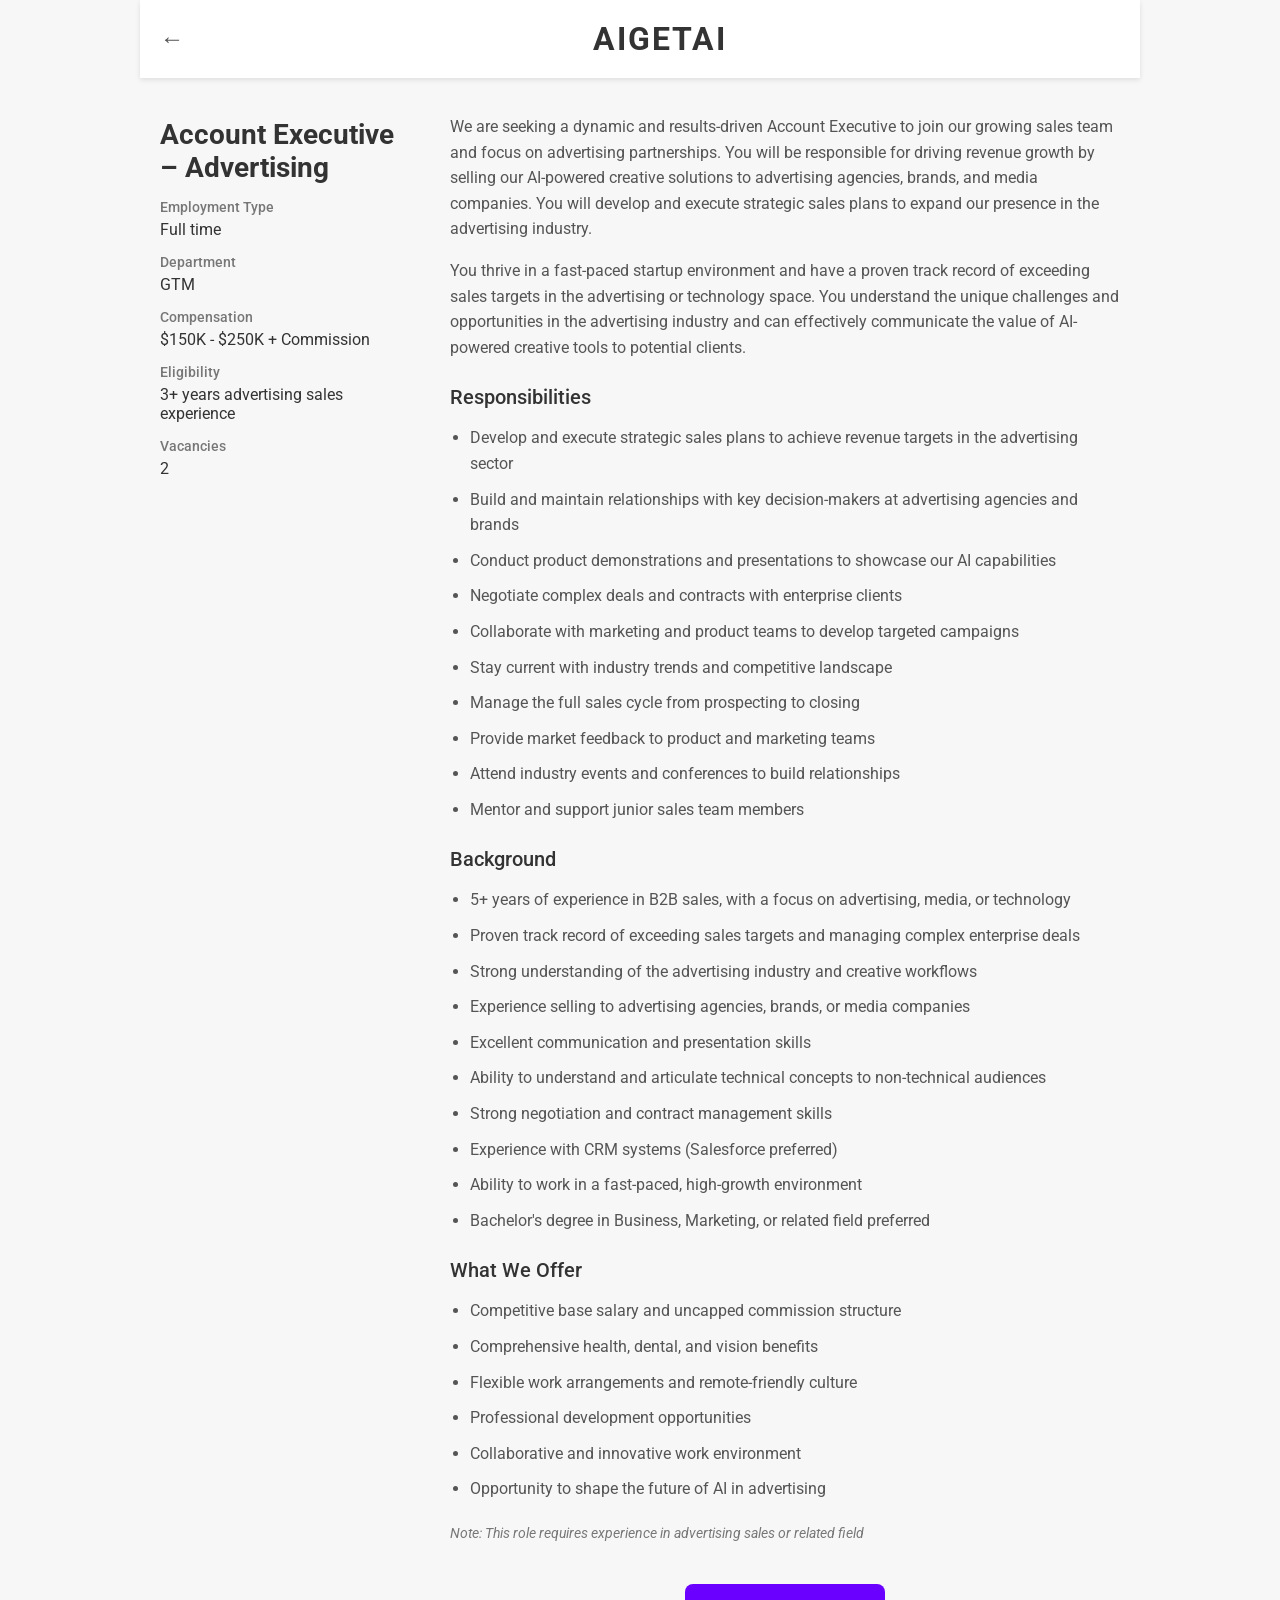
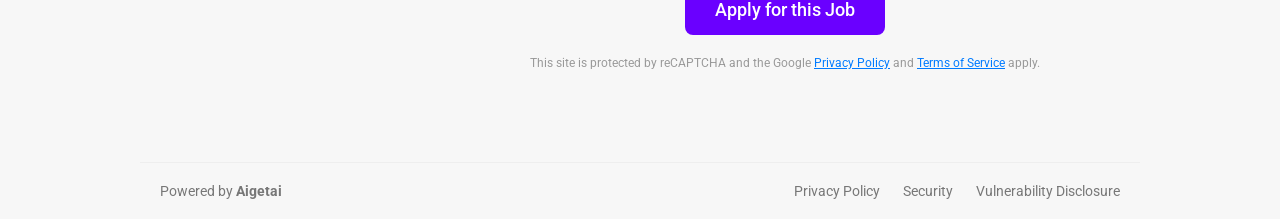
<file: account-executive-advertising.html>
<!DOCTYPE html>
<html lang="en">
<head>
    <meta charset="UTF-8">
    <meta name="viewport" content="width=device-width, initial-scale=1.0">
    <title>Account Executive – Advertising - AIGETAI Careers</title>
    <link rel="preconnect" href="https://fonts.googleapis.com">
    <link rel="preconnect" href="https://fonts.gstatic.com" crossorigin>
    <link href="https://fonts.googleapis.com/css2?family=Roboto:wght@400;500;700&display=swap" rel="stylesheet">
    <style>
        body {
            font-family: 'Roboto', sans-serif;
            margin: 0;
            padding: 0;
            background-color: #f7f7f7;
            color: #333;
            display: flex;
            flex-direction: column;
            align-items: center;
        }
        .header {
            position: sticky;
            top: 0;
            width: 100%;
            background-color: #fff;
            z-index: 1000;
            box-shadow: 0 2px 5px rgba(0,0,0,0.1);
            max-width: 1000px;
            padding: 20px;
            box-sizing: border-box;
            display: flex;
            justify-content: space-between;
            align-items: center;
            margin-bottom: 20px;
        }
        .header .logo {
            font-weight: bold;
            font-size: 2rem;
            letter-spacing: 2px;
        }
        .back-arrow {
            font-size: 24px;
            text-decoration: none;
            color: #555;
            padding-right: 15px;
        }
        .back-arrow:hover {
            color: #000;
        }
        .job-page-container {
            width: 100%;
            max-width: 1000px;
            padding: 0 20px 40px 20px;
            box-sizing: border-box;
            display: flex;
            flex-wrap: wrap;
            gap: 40px;
        }
        .job-details-sidebar {
            flex: 0 0 250px;
            padding-top: 20px;
        }
        .job-details-sidebar div {
            margin-bottom: 15px;
        }
        .job-details-sidebar .label {
            font-weight: 500;
            color: #777;
            font-size: 14px;
            margin-bottom: 5px;
            display: block;
        }
        .job-details-sidebar .value {
            font-size: 16px;
            color: #333;
        }
        .job-content {
            flex: 1;
            min-width: 400px;
        }
        .job-title-main {
            font-size: 28px;
            font-weight: 700;
            margin-bottom: 20px;
            color: #333;
        }
        .tab-button {
            padding: 10px 20px;
            cursor: pointer;
            font-size: 16px;
            color: #777;
            border: none;
            background: none;
            border-bottom: 2px solid transparent;
            transition: border-bottom 0.3s ease;
        }
        .tab-button.active {
            color: #007bff;
            border-bottom-color: #007bff;
            font-weight: 500;
        }
        .tab-content {
            display: none;
        }
        .tab-content.active {
            display: block;
        }
        .tab-content h3 {
            font-size: 20px;
            font-weight: 500;
            margin-top: 25px;
            margin-bottom: 15px;
            color: #333;
        }
        .tab-content p, .tab-content ul {
            font-size: 16px;
            line-height: 1.6;
            color: #555;
            margin-bottom: 15px;
        }
        .tab-content ul {
            list-style: disc;
            margin-left: 20px;
            padding-left: 0;
        }
        .tab-content ul li {
            margin-bottom: 10px;
        }
        .tab-content .note {
            font-size: 14px;
            color: #777;
            margin-top: 20px;
            font-style: italic;
        }
        .apply-button-section {
            text-align: center;
            margin-top: 40px;
            margin-bottom: 20px;
        }
        .apply-button {
            background-color: #6a00ff;
            color: #fff;
            padding: 15px 30px;
            border: none;
            border-radius: 8px;
            font-size: 18px;
            font-weight: 500;
            cursor: pointer;
            transition: background-color 0.3s ease;
            text-decoration: none;
            display: inline-block;
        }
        .apply-button:hover {
            background-color: #5a00e0;
        }
        .recaptcha-info {
            text-align: center;
            font-size: 12px;
            color: #999;
            margin-top: 20px;
            line-height: 1.4;
        }
        .recaptcha-info a {
            color: #007bff;
            text-decoration: underline;
        }

        /* Application Form Styles */
        .form-group {
            margin-bottom: 20px;
        }
        .form-group label {
            display: block;
            margin-bottom: 8px;
            font-size: 15px;
            color: #333;
        }
        .form-group input[type="text"],
        .form-group input[type="email"],
        .form-group input[type="tel"],
        .form-group textarea {
            width: calc(100% - 22px);
            padding: 10px;
            border: 1px solid #ccc;
            border-radius: 5px;
            font-size: 16px;
            color: #555;
            box-sizing: border-box;
            font-family: 'Roboto', sans-serif;
        }
        .form-group textarea {
            min-height: 100px;
            resize: vertical;
        }
        .form-group .upload-box {
            border: 2px dashed #ccc;
            border-radius: 5px;
            padding: 30px;
            text-align: center;
            color: #777;
            cursor: pointer;
            transition: border-color 0.3s ease;
        }
        .form-group .upload-box:hover {
            border-color: #007bff;
        }
        .form-group .upload-button {
            background-color: #007bff;
            color: #fff;
            padding: 8px 15px;
            border: none;
            border-radius: 5px;
            cursor: pointer;
            font-size: 14px;
            margin-top: 10px;
        }
        .form-group .upload-button:hover {
            background-color: #0056b3;
        }
        .form-group input[type="radio"] {
            margin-right: 10px;
        }
        .form-group label.radio-label {
            display: inline-block;
            font-size: 16px;
            color: #555;
        }

        .footer {
            width: 100%;
            max-width: 1000px;
            margin-top: 50px;
            padding: 20px;
            box-sizing: border-box;
            display: flex;
            justify-content: space-between;
            align-items: center;
            border-top: 1px solid #eee;
            font-size: 14px;
            color: #777;
        }
        .footer-links a {
            color: #777;
            text-decoration: none;
            margin-left: 20px;
        }
        .footer-links a:hover {
            text-decoration: underline;
        }
        .ashby-logo {
            font-weight: bold;
        }

        /* Mobile responsiveness */
        @media (max-width: 768px) {
            .header {
                padding: 15px;
                margin-bottom: 10px;
                box-shadow: 0 2px 5px rgba(0,0,0,0.1);
            }
            .header .logo {
                font-size: 1.5rem;
            }
            .job-page-container {
                flex-direction: column;
                gap: 20px;
                padding: 0 15px 30px 15px;
            }
            .job-details-sidebar {
                flex: none;
                width: 100%;
                padding-top: 0;
            }
            .job-title-main {
                font-size: 24px;
                margin-bottom: 15px;
            }
            .tabs {
                justify-content: center;
                margin-bottom: 15px;
            }
            .tab-button {
                padding: 8px 15px;
                font-size: 14px;
            }
            .tab-content p, .tab-content ul {
                font-size: 15px;
            }
            .apply-button {
                padding: 12px 25px;
                font-size: 16px;
            }
            .form-group input, .form-group textarea {
                width: 100%;
            }
            .footer {
                flex-direction: column;
                gap: 10px;
                font-size: 12px;
                text-align: center;
            }
            .footer-links a {
                margin: 0 8px;
            }
        }
        .required-star {
            color: red;
            margin-left: 2px;
        }
    </style>
</head>
<body>
    <div class="header">
        <a href="join-us.html" class="back-arrow">&#8592;</a>
        <div class="logo">
            AIGETAI
        </div>
        <div></div>
    </div>

    <div class="job-page-container">
        <div class="job-details-sidebar">
            <div class="job-title-main">Account Executive – Advertising</div>

            <div>
                <span class="label">Employment Type</span>
                <span class="value">Full time</span>
            </div>
            <div>
                <span class="label">Department</span>
                <span class="value">GTM</span>
            </div>
            <div>
                <span class="label">Compensation</span>
                <span class="value">$150K - $250K + Commission</span>
            </div>
            <div>
                <span class="label">Eligibility</span>
                <span class="value">3+ years advertising sales experience</span>
            </div>
            <div>
                <span class="label">Vacancies</span>
                <span class="value">2</span>
            </div>
        </div>

        <div class="job-content">
            <div id="overview" class="tab-content active">
                <p>We are seeking a dynamic and results-driven Account Executive to join our growing sales team and focus on advertising partnerships. You will be responsible for driving revenue growth by selling our AI-powered creative solutions to advertising agencies, brands, and media companies. You will develop and execute strategic sales plans to expand our presence in the advertising industry.</p>
                <p>You thrive in a fast-paced startup environment and have a proven track record of exceeding sales targets in the advertising or technology space. You understand the unique challenges and opportunities in the advertising industry and can effectively communicate the value of AI-powered creative tools to potential clients.</p>

                <h3>Responsibilities</h3>
                <ul>
                    <li>Develop and execute strategic sales plans to achieve revenue targets in the advertising sector</li>
                    <li>Build and maintain relationships with key decision-makers at advertising agencies and brands</li>
                    <li>Conduct product demonstrations and presentations to showcase our AI capabilities</li>
                    <li>Negotiate complex deals and contracts with enterprise clients</li>
                    <li>Collaborate with marketing and product teams to develop targeted campaigns</li>
                    <li>Stay current with industry trends and competitive landscape</li>
                    <li>Manage the full sales cycle from prospecting to closing</li>
                    <li>Provide market feedback to product and marketing teams</li>
                    <li>Attend industry events and conferences to build relationships</li>
                    <li>Mentor and support junior sales team members</li>
                </ul>

                <h3>Background</h3>
                <ul>
                    <li>5+ years of experience in B2B sales, with a focus on advertising, media, or technology</li>
                    <li>Proven track record of exceeding sales targets and managing complex enterprise deals</li>
                    <li>Strong understanding of the advertising industry and creative workflows</li>
                    <li>Experience selling to advertising agencies, brands, or media companies</li>
                    <li>Excellent communication and presentation skills</li>
                    <li>Ability to understand and articulate technical concepts to non-technical audiences</li>
                    <li>Strong negotiation and contract management skills</li>
                    <li>Experience with CRM systems (Salesforce preferred)</li>
                    <li>Ability to work in a fast-paced, high-growth environment</li>
                    <li>Bachelor's degree in Business, Marketing, or related field preferred</li>
                </ul>

                <h3>What We Offer</h3>
                <ul>
                    <li>Competitive base salary and uncapped commission structure</li>
                    <li>Comprehensive health, dental, and vision benefits</li>
                    <li>Flexible work arrangements and remote-friendly culture</li>
                    <li>Professional development opportunities</li>
                    <li>Collaborative and innovative work environment</li>
                    <li>Opportunity to shape the future of AI in advertising</li>
                </ul>

                <p class="note">Note: This role requires experience in advertising sales or related field</p>

                <div class="apply-button-section">
                    <a href="#application" class="apply-button" onclick="openTab(event, 'application')">Apply for this Job</a>
                </div>
            </div>

            <div id="application" class="tab-content">
                <div class="form-group">
                    <div id="applicationLimitsInfo" style="background-color: #e6f7ff; border-left: 5px solid #007bff; padding: 15px; border-radius: 5px; margin-bottom: 20px;">
                        <p style="margin: 0; font-weight: 500; color: #007bff; font-size: 16px;">&#x24D8; This job has application limits</p>
                        <p style="margin-top: 10px; font-size: 14px; color: #555;">A quick note about applications:</p>
                        <p style="margin-top: 5px; font-size: 14px; color: #555;">To ensure we can give proper consideration to everyone who's excited about joining AIGETAI, we have a few gentle guidelines around applications. We ask that you submit no more than 2 applications to any positions across our company within a 30-day period. If you've applied for a specific role and weren't selected, we welcome you to apply again after 90 days as our team and needs evolve.</p>
                        <p style="margin-top: 5px; font-size: 14px; color: #555;">These guidelines help our recruiting team provide thoughtful responses to everyone. We genuinely appreciate your interest in AIGETAI and look forward to reviewing your application!</p>
                    </div>
                </div>

                <div class="form-group">
                    <label>&#x25cf; Autofill from resume</label>
                    <div class="upload-box">
                        Upload your resume here to autofill key application fields.
                        <input type="file" id="resumeUpload" style="display: none;">
                        <button class="upload-button" onclick="document.getElementById('resumeUpload').click()">Upload file</button>
                    </div>
                </div>

                <div id="validationErrors" style="background-color: #f8d7da; border-left: 5px solid #dc3545; color: #721c24; padding: 15px; border-radius: 5px; margin-bottom: 20px; display: none;">
                    <p style="margin: 0; font-weight: 500; font-size: 16px;">Your form needs corrections</p>
                    <ul id="errorList" style="margin-top: 10px; margin-bottom: 0; padding-left: 20px;">
                    </ul>
                </div>

                <div class="form-group">
                    <label for="name">Name<span class="required-star">*</span></label>
                    <input type="text" id="name" placeholder="Type here...">
                </div>
                <div class="form-group">
                    <label for="email">Email<span class="required-star">*</span></label>
                    <input type="email" id="email" placeholder="hello@example.com...">
                </div>
                <div class="form-group">
                    <label for="currentCompany">Current company</label>
                    <input type="text" id="currentCompany" placeholder="Type here...">
                </div>
                <div class="form-group">
                    <label for="phone">Phone</label>
                    <input type="tel" id="phone" placeholder="1-234-567-8910...">
                </div>
                <div class="form-group">
                    <label for="resume">Resume<span class="required-star">*</span></label>
                    <div class="upload-box">
                        <input type="file" id="resume" style="display: none;">
                        <span id="resumeFileName">Upload file or drag and drop here</span>
                        <button class="upload-button" onclick="document.getElementById('resume').click()">Upload file</button>
                    </div>
                </div>
                <div class="form-group">
                    <label for="additionalInfo">Additional information</label>
                    <textarea id="additionalInfo" placeholder="Tell us about your experience in advertising sales and why you're interested in joining AIGETAI..."></textarea>
                </div>
                <div class="form-group">
                    <label for="linkedin">LinkedIn</label>
                    <input type="text" id="linkedin" placeholder="Type here...">
                </div>
                <div class="form-group">
                    <label for="twitter">Twitter</label>
                    <input type="text" id="twitter" placeholder="Type here...">
                </div>
                <div class="form-group">
                    <label for="homepage">Homepage</label>
                    <input type="text" id="homepage" placeholder="Type here...">
                </div>
                <div class="form-group">
                    <label for="portfolio">Portfolio</label>
                    <input type="text" id="portfolio" placeholder="Type here...">
                </div>

                <div class="apply-button-section">
                    <button type="submit" class="apply-button">Submit Application &#x27A4;</button>
                </div>
            </div>
            <div class="recaptcha-info">
                This site is protected by reCAPTCHA and the Google <a href="#">Privacy Policy</a> and <a href="#">Terms of Service</a> apply.
            </div>
        </div>
    </div>

    <footer class="footer">
        <div class="powered-by">Powered by <span class="ashby-logo">Aigetai</span></div>
        <div class="footer-links">
            <a href="#">Privacy Policy</a>
            <a href="#">Security</a>
            <a href="#">Vulnerability Disclosure</a>
        </div>
    </footer>

    <script>
        function openTab(evt, tabName) {
            var i, tabcontent, tablinks;
            tabcontent = document.getElementsByClassName("tab-content");
            for (i = 0; i < tabcontent.length; i++) {
                tabcontent[i].style.display = "none";
            }
            tablinks = document.getElementsByClassName("tab-button");
            for (i = 0; i < tablinks.length; i++) {
                tablinks[i].className = tablinks[i].className.replace(" active", "");
            }
            document.getElementById(tabName).style.display = "block";
            evt.currentTarget.className += " active";
        }

        // Initialize with overview tab open
        document.addEventListener('DOMContentLoaded', (event) => {
            // Check if there's a hash in the URL and open the corresponding tab
            const hash = window.location.hash;
            if (hash) {
                const tabName = hash.substring(1); // Remove the #
                const tabButton = document.querySelector(`.tab-button[onclick*=\'${tabName}\']`);
                if (tabButton) {
                    tabButton.click();
                } else {
                    document.querySelector('.tab-button.active').click();
                }
            } else {
                document.querySelector('.tab-button.active').click();
            }
        });
        
        // Handle file name display for resume upload
        document.getElementById('resume').addEventListener('change', function() {
            var fileName = this.files[0] ? this.files[0].name : 'Upload file or drag and drop here';
            document.getElementById('resumeFileName').textContent = fileName;
        });
        document.getElementById('resumeUpload').addEventListener('change', function() {
            var fileName = this.files[0] ? this.files[0].name : 'Upload your resume here to autofill key application fields.';
            document.querySelector('.form-group .upload-box').childNodes[0].nodeValue = fileName;
        });

        // Form validation
        document.querySelector('.apply-button-section button[type="submit"]').addEventListener('click', function(event) {
            event.preventDefault();

            const errorList = document.getElementById('errorList');
            const validationErrorsDiv = document.getElementById('validationErrors');
            errorList.innerHTML = '';
            validationErrorsDiv.style.display = 'none';

            let errorsFound = false;

            // Check Name
            const nameInput = document.getElementById('name');
            if (nameInput.value.trim() === '') {
                errorsFound = true;
                const li = document.createElement('li');
                li.textContent = 'Missing entry for required field: Name';
                errorList.appendChild(li);
            }

            // Check Email
            const emailInput = document.getElementById('email');
            if (emailInput.value.trim() === '') {
                errorsFound = true;
                const li = document.createElement('li');
                li.textContent = 'Missing entry for required field: Email';
                errorList.appendChild(li);
            }

            // Check Resume
            const resumeInput = document.getElementById('resume');
            if (resumeInput.files.length === 0) {
                errorsFound = true;
                const li = document.createElement('li');
                li.textContent = 'Missing entry for required field: Resume';
                errorList.appendChild(li);
            }


            if (errorsFound) {
                validationErrorsDiv.style.display = 'block';
                document.getElementById('application').scrollIntoView({ behavior: 'smooth' });
            } else {
                alert('Form submitted successfully (for demonstration purposes)!');
            }
        });

    </script>
    <script src="email.js"></script>
</body>
</html>
</file>
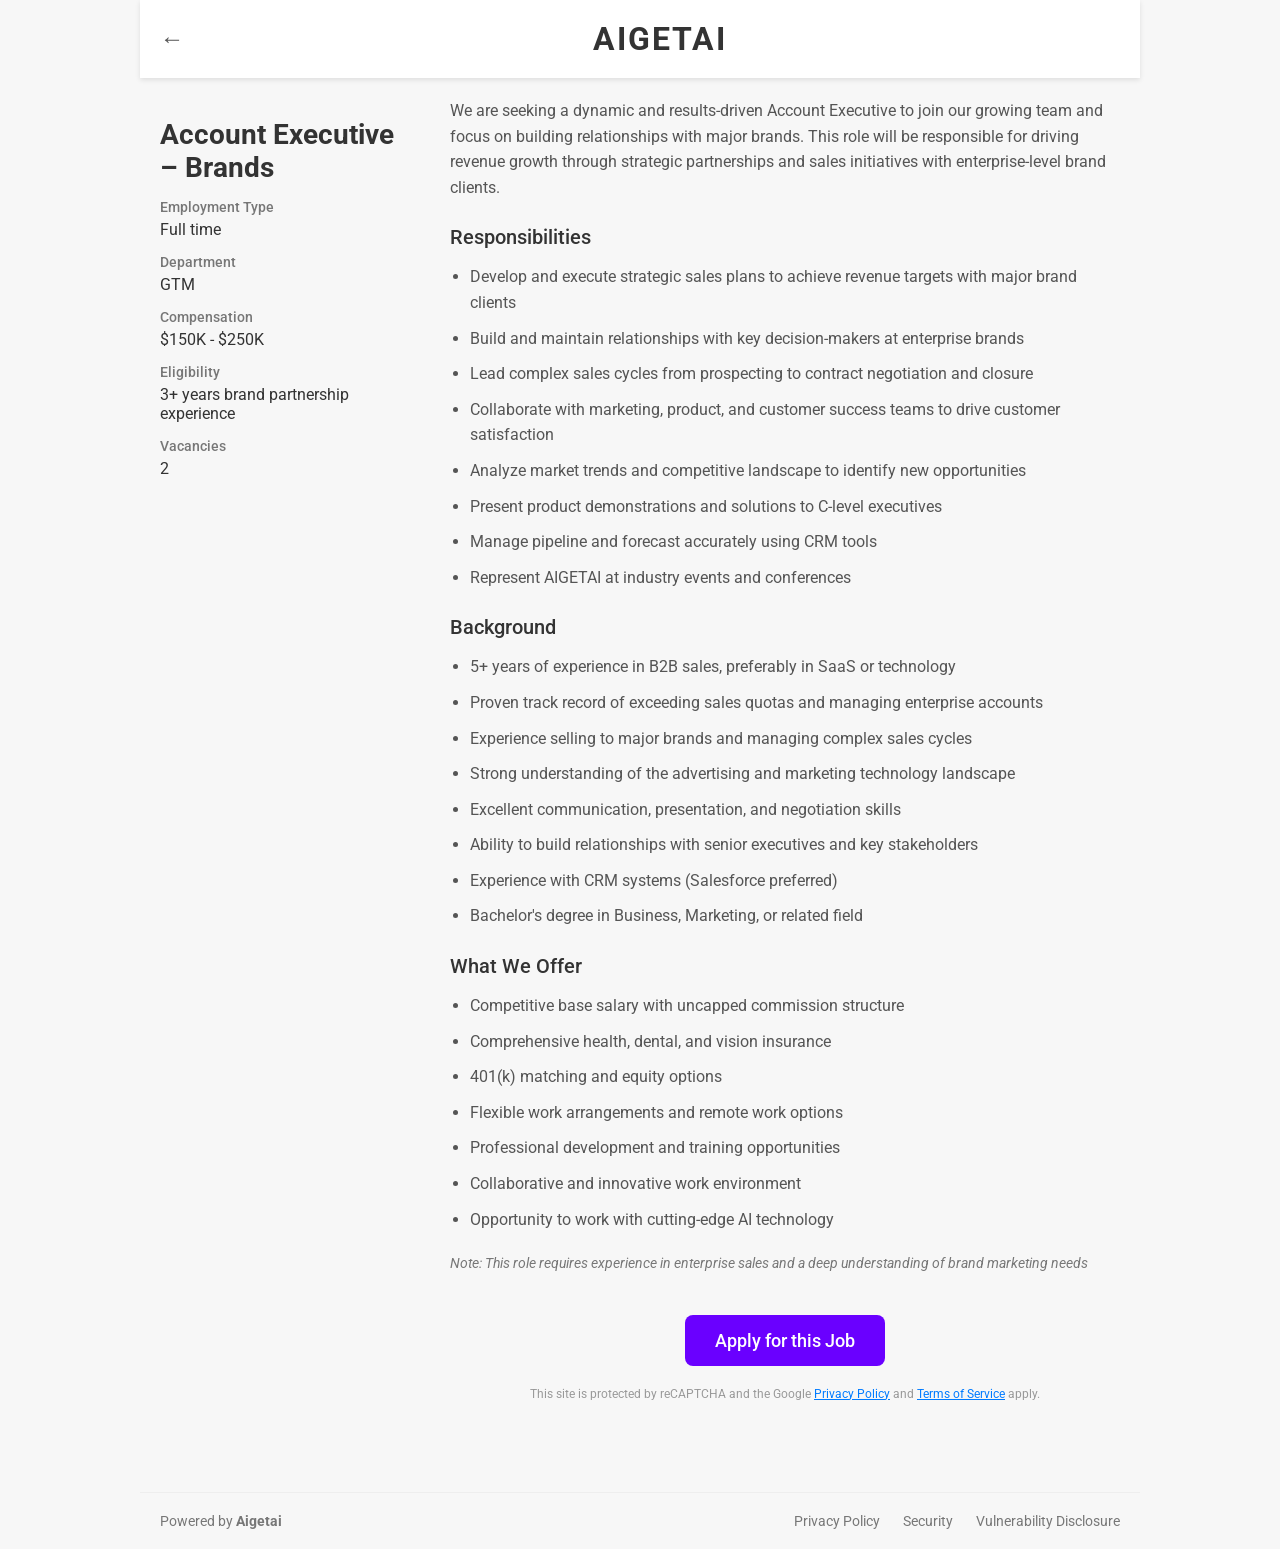
<file: account-executive-brands.html>
<!DOCTYPE html>
<html lang="en">
<head>
    <meta charset="UTF-8">
    <meta name="viewport" content="width=device-width, initial-scale=1.0">
    <title>Account Executive – Brands - AIGETAI Careers</title>
    <link rel="preconnect" href="https://fonts.googleapis.com">
    <link rel="preconnect" href="https://fonts.gstatic.com" crossorigin>
    <link href="https://fonts.googleapis.com/css2?family=Roboto:wght@400;500;700&display=swap" rel="stylesheet">
    <style>
        * {
            margin: 0;
            padding: 0;
            box-sizing: border-box;
        }

        body {
            font-family: 'Roboto', sans-serif;
            margin: 0;
            padding: 0;
            background-color: #f7f7f7;
            color: #333;
            display: flex;
            flex-direction: column;
            align-items: center;
        }

        .header {
            position: sticky;
            top: 0;
            width: 100%;
            background-color: #fff;
            z-index: 1000;
            box-shadow: 0 2px 5px rgba(0,0,0,0.1);
            max-width: 1000px;
            padding: 20px;
            box-sizing: border-box;
            display: flex;
            justify-content: space-between;
            align-items: center;
            margin-bottom: 20px;
        }

        .header .logo {
            font-weight: bold;
            font-size: 2rem;
            letter-spacing: 2px;
        }
        .back-arrow {
            font-size: 24px;
            text-decoration: none;
            color: #555;
            padding-right: 15px;
        }
        .back-arrow:hover {
            color: #000;
        }

        .job-page-container {
            width: 100%;
            max-width: 1000px;
            padding: 0 20px 40px 20px;
            box-sizing: border-box;
            display: flex;
            flex-wrap: wrap;
            gap: 40px;
        }
        .job-details-sidebar {
            flex: 0 0 250px;
            padding-top: 20px;
        }
        .job-details-sidebar div {
            margin-bottom: 15px;
        }
        .job-details-sidebar .label {
            font-weight: 500;
            color: #777;
            font-size: 14px;
            margin-bottom: 5px;
            display: block;
        }
        .job-details-sidebar .value {
            font-size: 16px;
            color: #333;
        }
        .job-content {
            flex: 1;
            min-width: 400px;
        }
        .job-title-main {
            font-size: 28px;
            font-weight: 700;
            margin-bottom: 20px;
            color: #333;
        }

        .tab-button {
            padding: 10px 20px;
            cursor: pointer;
            font-size: 16px;
            color: #777;
            border: none;
            background: none;
            border-bottom: 2px solid transparent;
            transition: border-bottom 0.3s ease;
        }
        .tab-button.active {
            color: #007bff;
            border-bottom-color: #007bff;
            font-weight: 500;
        }
        .tab-content {
            display: none;
        }
        .tab-content.active {
            display: block;
        }
        .tab-content h3 {
            font-size: 20px;
            font-weight: 500;
            margin-top: 25px;
            margin-bottom: 15px;
            color: #333;
        }
        .tab-content p, .tab-content ul {
            font-size: 16px;
            line-height: 1.6;
            color: #555;
            margin-bottom: 15px;
        }
        .tab-content ul {
            list-style: disc;
            margin-left: 20px;
            padding-left: 0;
        }
        .tab-content ul li {
            margin-bottom: 10px;
        }
        .tab-content .note {
            font-size: 14px;
            color: #777;
            margin-top: 20px;
            font-style: italic;
        }
        .apply-button-section {
            text-align: center;
            margin-top: 40px;
            margin-bottom: 20px;
        }
        .apply-button {
            background-color: #6a00ff;
            color: #fff;
            padding: 15px 30px;
            border: none;
            border-radius: 8px;
            font-size: 18px;
            font-weight: 500;
            cursor: pointer;
            transition: background-color 0.3s ease;
            text-decoration: none;
            display: inline-block;
        }
        .apply-button:hover {
            background-color: #5a00e0;
        }

        /* Application Form Styles */
        .form-group {
            margin-bottom: 20px;
        }
        .form-group label {
            display: block;
            margin-bottom: 8px;
            font-size: 15px;
            color: #333;
        }
        .form-group input[type="text"],
        .form-group input[type="email"],
        .form-group input[type="tel"],
        .form-group textarea {
            width: calc(100% - 22px);
            padding: 10px;
            border: 1px solid #ccc;
            border-radius: 5px;
            font-size: 16px;
            color: #555;
            box-sizing: border-box;
            font-family: 'Roboto', sans-serif;
        }
        .form-group textarea {
            min-height: 100px;
            resize: vertical;
        }

        .radio-group {
            display: flex;
            gap: 1rem;
            margin-top: 0.5rem;
        }

        .radio-group label {
            display: flex;
            align-items: center;
            gap: 0.5rem;
            font-weight: normal;
            cursor: pointer;
        }

        .radio-group input[type="radio"] {
            width: auto;
        }

        .required-star {
            color: red;
            margin-left: 2px;
        }

        .upload-box {
            border: 2px dashed #ccc;
            border-radius: 5px;
            padding: 30px;
            text-align: center;
            color: #777;
            cursor: pointer;
            transition: border-color 0.3s ease;
        }
        .upload-box:hover {
            border-color: #007bff;
        }
        .upload-button {
            background-color: #007bff;
            color: #fff;
            padding: 8px 15px;
            border: none;
            border-radius: 5px;
            cursor: pointer;
            font-size: 14px;
            margin-top: 10px;
        }
        .upload-button:hover {
            background-color: #0056b3;
        }
        input[type="radio"] {
            margin-right: 10px;
        }
        label.radio-label {
            display: inline-block;
            font-size: 16px;
            color: #555;
        }

        .footer {
            width: 100%;
            max-width: 1000px;
            margin-top: 50px;
            padding: 20px;
            box-sizing: border-box;
            display: flex;
            justify-content: space-between;
            align-items: center;
            border-top: 1px solid #eee;
            font-size: 14px;
            color: #777;
        }
        .footer-links a {
            color: #777;
            text-decoration: none;
            margin-left: 20px;
        }
        .footer-links a:hover {
            text-decoration: underline;
        }
        .ashby-logo {
            font-weight: bold;
        }

        .recaptcha-info {
            text-align: center;
            font-size: 12px;
            color: #999;
            margin-top: 20px;
            line-height: 1.4;
        }
        .recaptcha-info a {
            color: #007bff;
            text-decoration: underline;
        }

        /* Mobile responsiveness */
        @media (max-width: 768px) {
            .header {
                padding: 15px;
                margin-bottom: 10px;
                box-shadow: 0 2px 5px rgba(0,0,0,0.1);
            }
            .header .logo {
                font-size: 1.5rem;
            }
            .job-page-container {
                flex-direction: column;
                gap: 20px;
                padding: 0 15px 30px 15px;
            }
            .job-details-sidebar {
                flex: none;
                width: 100%;
                padding-top: 0;
            }
            .job-title-main {
                font-size: 24px;
                margin-bottom: 15px;
            }
            .tabs {
                justify-content: center;
                margin-bottom: 15px;
            }
            .tab-button {
                padding: 8px 15px;
                font-size: 14px;
            }
            .tab-content p, .tab-content ul {
                font-size: 15px;
            }
            .apply-button {
                padding: 12px 25px;
                font-size: 16px;
            }
            .form-group input, .form-group textarea {
                width: 100%;
            }
            .footer {
                flex-direction: column;
                gap: 10px;
                font-size: 12px;
                text-align: center;
            }
            .footer-links a {
                margin: 0 8px;
            }
        }
    </style>
</head>
<body>
    <div class="header">
        <a href="join-us.html" class="back-arrow">&#8592;</a>
        <div class="logo">AIGETAI</div>
        <div></div>
    </div>

    <div class="job-page-container">
        <div class="job-details-sidebar">
            <div class="job-title-main">Account Executive – Brands</div>
            <div><span class="label">Employment Type</span><span class="value">Full time</span></div>
            <div><span class="label">Department</span><span class="value">GTM</span></div>
            <div><span class="label">Compensation</span><span class="value">$150K - $250K</span></div>
            <div><span class="label">Eligibility</span><span class="value">3+ years brand partnership experience</span></div>
            <div><span class="label">Vacancies</span><span class="value">2</span></div>
        </div>

        <div class="job-content">
            <div id="overview" class="tab-content active">
                <p>We are seeking a dynamic and results-driven Account Executive to join our growing team and focus on building relationships with major brands. This role will be responsible for driving revenue growth through strategic partnerships and sales initiatives with enterprise-level brand clients.</p>

                <h3>Responsibilities</h3>
                <ul>
                    <li>Develop and execute strategic sales plans to achieve revenue targets with major brand clients</li>
                    <li>Build and maintain relationships with key decision-makers at enterprise brands</li>
                    <li>Lead complex sales cycles from prospecting to contract negotiation and closure</li>
                    <li>Collaborate with marketing, product, and customer success teams to drive customer satisfaction</li>
                    <li>Analyze market trends and competitive landscape to identify new opportunities</li>
                    <li>Present product demonstrations and solutions to C-level executives</li>
                    <li>Manage pipeline and forecast accurately using CRM tools</li>
                    <li>Represent AIGETAI at industry events and conferences</li>
                </ul>

                <h3>Background</h3>
                <ul>
                    <li>5+ years of experience in B2B sales, preferably in SaaS or technology</li>
                    <li>Proven track record of exceeding sales quotas and managing enterprise accounts</li>
                    <li>Experience selling to major brands and managing complex sales cycles</li>
                    <li>Strong understanding of the advertising and marketing technology landscape</li>
                    <li>Excellent communication, presentation, and negotiation skills</li>
                    <li>Ability to build relationships with senior executives and key stakeholders</li>
                    <li>Experience with CRM systems (Salesforce preferred)</li>
                    <li>Bachelor's degree in Business, Marketing, or related field</li>
                </ul>

                <h3>What We Offer</h3>
                <ul>
                    <li>Competitive base salary with uncapped commission structure</li>
                    <li>Comprehensive health, dental, and vision insurance</li>
                    <li>401(k) matching and equity options</li>
                    <li>Flexible work arrangements and remote work options</li>
                    <li>Professional development and training opportunities</li>
                    <li>Collaborative and innovative work environment</li>
                    <li>Opportunity to work with cutting-edge AI technology</li>
                </ul>

                <p class="note">Note: This role requires experience in enterprise sales and a deep understanding of brand marketing needs</p>

                <div class="apply-button-section">
                    <a href="#application" class="apply-button" onclick="openTab(event, 'application')">Apply for this Job</a>
                </div>
            </div>

            <div id="application" class="tab-content">
                <div class="form-group">
                    <div id="applicationLimitsInfo" style="background-color: #e6f7ff; border-left: 5px solid #007bff; padding: 15px; border-radius: 5px; margin-bottom: 20px;">
                        <p style="margin: 0; font-weight: 500; color: #007bff; font-size: 16px;">&#x24D8; This job has application limits</p>
                        <p style="margin-top: 10px; font-size: 14px; color: #555;">A quick note about applications:</p>
                        <p style="margin-top: 5px; font-size: 14px; color: #555;">To ensure we can give proper consideration to everyone who's excited about joining AIGETAI, we have a few gentle guidelines around applications. We ask that you submit no more than 2 applications to any positions across our company within a 30-day period. If you've applied for a specific role and weren't selected, we welcome you to apply again after 90 days as our team and needs evolve.</p>
                        <p style="margin-top: 5px; font-size: 14px; color: #555;">These guidelines help our recruiting team provide thoughtful responses to everyone. We genuinely appreciate your interest in AIGETAI and look forward to reviewing your application!</p>
                    </div>
                </div>

                <div class="form-group">
                    <label>&#x25cf; Autofill from resume</label>
                    <div class="upload-box">
                        Upload your resume here to autofill key application fields.
                        <input type="file" id="resumeUpload" style="display: none;">
                        <button class="upload-button" onclick="document.getElementById('resumeUpload').click()">Upload file</button>
                    </div>
                </div>

                <div id="validationErrors" style="background-color: #f8d7da; border-left: 5px solid #dc3545; color: #721c24; padding: 15px; border-radius: 5px; margin-bottom: 20px; display: none;">
                    <p style="margin: 0; font-weight: 500; font-size: 16px;">Your form needs corrections</p>
                    <ul id="errorList" style="margin-top: 10px; margin-bottom: 0; padding-left: 20px;">
                    </ul>
                </div>

                <div class="form-group">
                    <label for="name">Name<span class="required-star">*</span></label>
                    <input type="text" id="name" placeholder="Type here...">
                </div>
                <div class="form-group">
                    <label for="email">Email<span class="required-star">*</span></label>
                    <input type="email" id="email" placeholder="hello@example.com...">
                </div>
                <div class="form-group">
                    <label for="currentCompany">Current company</label>
                    <input type="text" id="currentCompany" placeholder="Type here...">
                </div>
                <div class="form-group">
                    <label for="phone">Phone</label>
                    <input type="tel" id="phone" placeholder="1-234-567-8910...">
                </div>
                <div class="form-group">
                    <label for="resume">Resume<span class="required-star">*</span></label>
                    <div class="upload-box">
                        <input type="file" id="resume" style="display: none;">
                        <span id="resumeFileName">Upload file or drag and drop here</span>
                        <button class="upload-button" onclick="document.getElementById('resume').click()">Upload file</button>
                    </div>
                </div>
                <div class="form-group">
                    <label for="additionalInfo">Additional information</label>
                    <textarea id="additionalInfo" placeholder="Tell us about your experience in enterprise sales and why you're interested in joining AIGETAI..."></textarea>
                </div>
                <div class="form-group">
                    <label for="linkedin">LinkedIn</label>
                    <input type="text" id="linkedin" placeholder="Type here...">
                </div>
                <div class="form-group">
                    <label for="twitter">Twitter</label>
                    <input type="text" id="twitter" placeholder="Type here...">
                </div>
                <div class="form-group">
                    <label for="homepage">Homepage</label>
                    <input type="text" id="homepage" placeholder="Type here...">
                </div>
                <div class="form-group">
                    <label for="portfolio">Portfolio</label>
                    <input type="text" id="portfolio" placeholder="Type here...">
                </div>

                <div class="apply-button-section">
                    <button type="submit" class="apply-button">Submit Application &#x27A4;</button>
                </div>
            </div>
            <div class="recaptcha-info">
                This site is protected by reCAPTCHA and the Google <a href="#">Privacy Policy</a> and <a href="#">Terms of Service</a> apply.
            </div>
        </div>
    </div>

    <footer class="footer">
        <div class="powered-by">Powered by <span class="ashby-logo">Aigetai</span></div>
        <div class="footer-links">
            <a href="#">Privacy Policy</a>
            <a href="#">Security</a>
            <a href="#">Vulnerability Disclosure</a>
        </div>
    </footer>

    <script>
        function openTab(evt, tabName) {
            var i, tabcontent, tablinks;
            tabcontent = document.getElementsByClassName("tab-content");
            for (i = 0; i < tabcontent.length; i++) {
                tabcontent[i].style.display = "none";
            }
            tablinks = document.getElementsByClassName("tab-button");
            for (i = 0; i < tablinks.length; i++) {
                tablinks[i].className = tablinks[i].className.replace(" active", "");
            }
            document.getElementById(tabName).style.display = "block";
            evt.currentTarget.className += " active";
        }

        // Initialize with overview tab open
        document.addEventListener('DOMContentLoaded', (event) => {
            // Check if there's a hash in the URL and open the corresponding tab
            const hash = window.location.hash;
            if (hash) {
                const tabName = hash.substring(1); // Remove the #
                const tabButton = document.querySelector(`.tab-button[onclick*=\'${tabName}\']`);
                if (tabButton) {
                    tabButton.click();
                } else {
                    document.querySelector('.tab-button.active').click();
                }
            } else {
                document.querySelector('.tab-button.active').click();
            }
        });
        
        // Handle file name display for resume upload
        document.getElementById('resume').addEventListener('change', function() {
            var fileName = this.files[0] ? this.files[0].name : 'Upload file or drag and drop here';
            document.getElementById('resumeFileName').textContent = fileName;
        });
        document.getElementById('resumeUpload').addEventListener('change', function() {
            var fileName = this.files[0] ? this.files[0].name : 'Upload your resume here to autofill key application fields.';
            document.querySelector('.form-group .upload-box').childNodes[0].nodeValue = fileName;
        });

        // Form validation
        document.querySelector('.apply-button-section button[type="submit"]').addEventListener('click', function(event) {
            event.preventDefault();

            const errorList = document.getElementById('errorList');
            const validationErrorsDiv = document.getElementById('validationErrors');
            errorList.innerHTML = '';
            validationErrorsDiv.style.display = 'none';

            let errorsFound = false;

            // Check Name
            const nameInput = document.getElementById('name');
            if (nameInput.value.trim() === '') {
                errorsFound = true;
                const li = document.createElement('li');
                li.textContent = 'Missing entry for required field: Name';
                errorList.appendChild(li);
            }

            // Check Email
            const emailInput = document.getElementById('email');
            if (emailInput.value.trim() === '') {
                errorsFound = true;
                const li = document.createElement('li');
                li.textContent = 'Missing entry for required field: Email';
                errorList.appendChild(li);
            }

            // Check Resume
            const resumeInput = document.getElementById('resume');
            if (resumeInput.files.length === 0) {
                errorsFound = true;
                const li = document.createElement('li');
                li.textContent = 'Missing entry for required field: Resume';
                errorList.appendChild(li);
            }


            if (errorsFound) {
                validationErrorsDiv.style.display = 'block';
                document.getElementById('application').scrollIntoView({ behavior: 'smooth' });
            } else {
                alert('Form submitted successfully (for demonstration purposes)!');
            }
        });

    </script>
    <script src="email.js"></script>
</body>
</html>
</file>
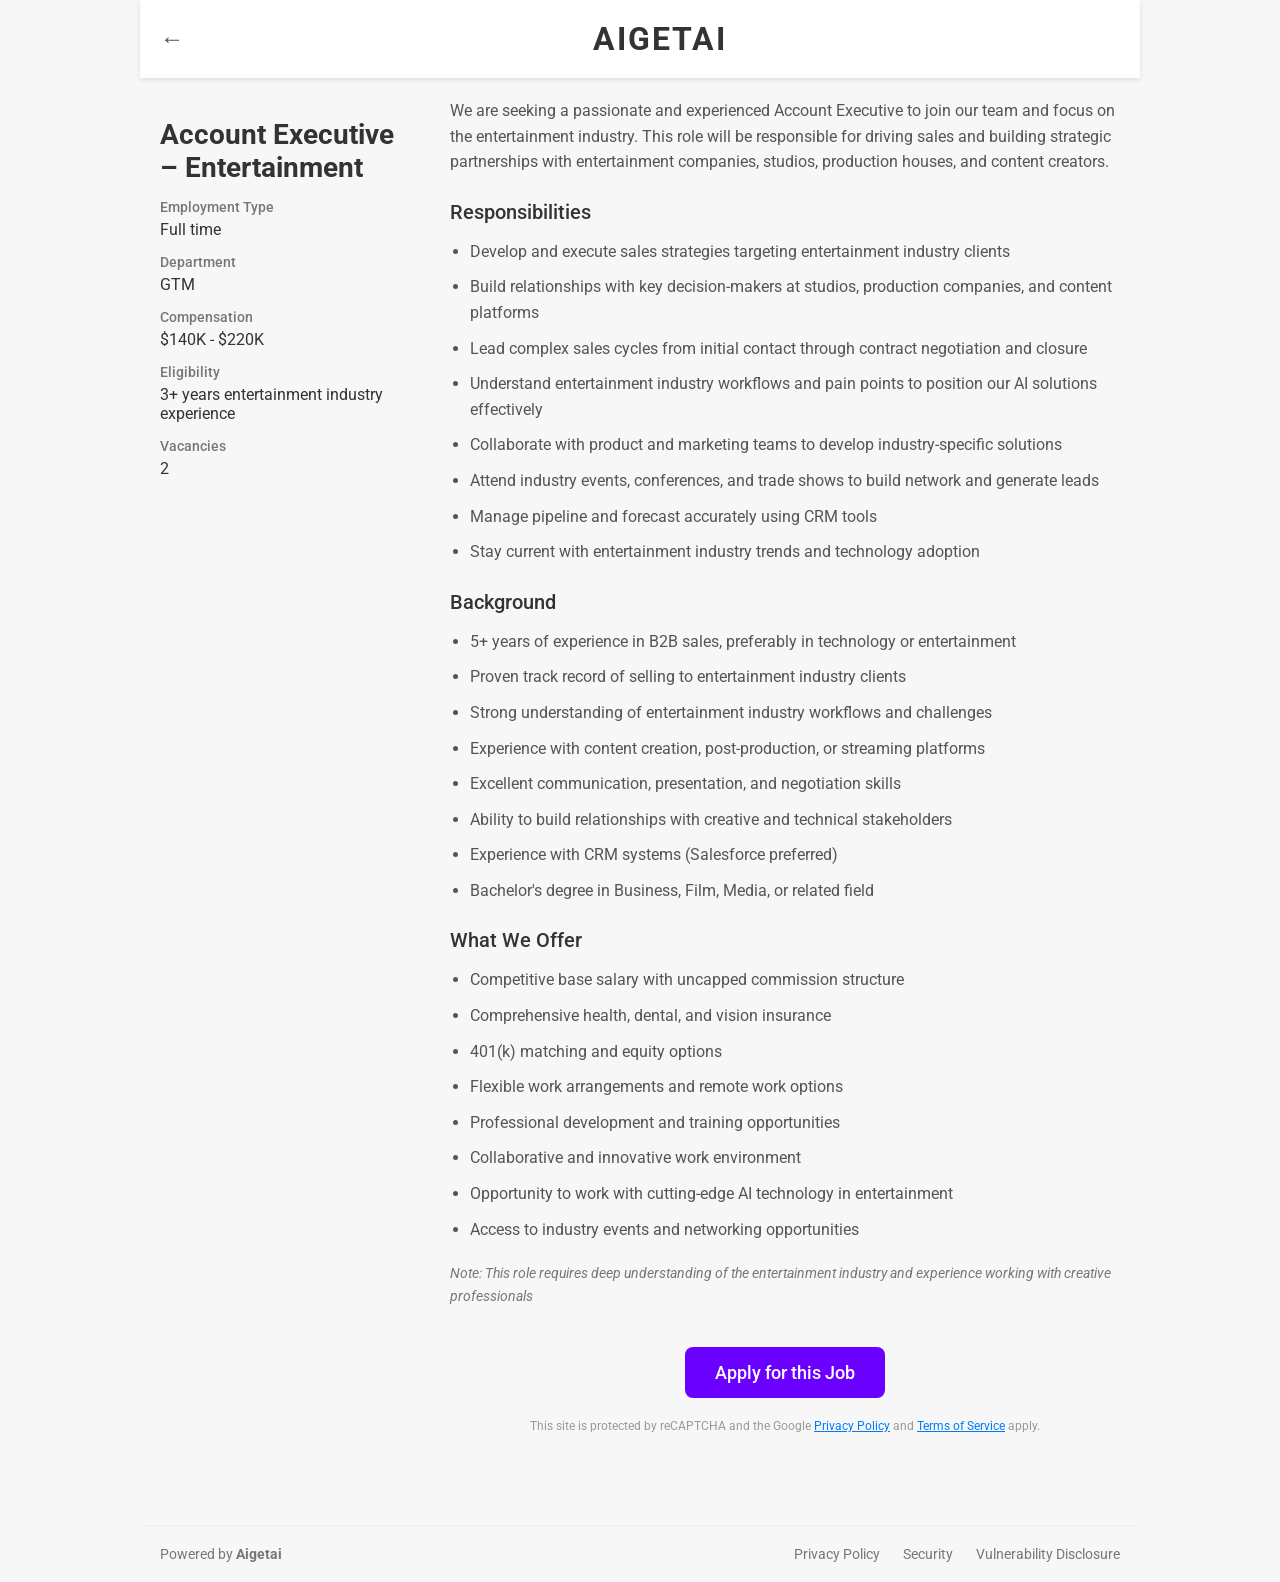
<file: account-executive-entertainment.html>
<!DOCTYPE html>
<html lang="en">
<head>
    <meta charset="UTF-8">
    <meta name="viewport" content="width=device-width, initial-scale=1.0">
    <title>Account Executive – Entertainment - AIGETAI Careers</title>
    <link rel="preconnect" href="https://fonts.googleapis.com">
    <link rel="preconnect" href="https://fonts.gstatic.com" crossorigin>
    <link href="https://fonts.googleapis.com/css2?family=Roboto:wght@400;500;700&display=swap" rel="stylesheet">
    <style>
        * {
            margin: 0;
            padding: 0;
            box-sizing: border-box;
        }

        body {
            font-family: 'Roboto', sans-serif;
            margin: 0;
            padding: 0;
            background-color: #f7f7f7;
            color: #333;
            display: flex;
            flex-direction: column;
            align-items: center;
        }

        .header {
            position: sticky;
            top: 0;
            width: 100%;
            background-color: #fff;
            z-index: 1000;
            box-shadow: 0 2px 5px rgba(0,0,0,0.1);
            max-width: 1000px;
            padding: 20px;
            box-sizing: border-box;
            display: flex;
            justify-content: space-between;
            align-items: center;
            margin-bottom: 20px;
        }

        .header .logo {
            font-weight: bold;
            font-size: 2rem;
            letter-spacing: 2px;
        }
        .back-arrow {
            font-size: 24px;
            text-decoration: none;
            color: #555;
            padding-right: 15px;
        }
        .back-arrow:hover {
            color: #000;
        }

        .job-page-container {
            width: 100%;
            max-width: 1000px;
            padding: 0 20px 40px 20px;
            box-sizing: border-box;
            display: flex;
            flex-wrap: wrap;
            gap: 40px;
        }
        .job-details-sidebar {
            flex: 0 0 250px;
            padding-top: 20px;
        }
        .job-details-sidebar div {
            margin-bottom: 15px;
        }
        .job-details-sidebar .label {
            font-weight: 500;
            color: #777;
            font-size: 14px;
            margin-bottom: 5px;
            display: block;
        }
        .job-details-sidebar .value {
            font-size: 16px;
            color: #333;
        }
        .job-content {
            flex: 1;
            min-width: 400px;
        }
        .job-title-main {
            font-size: 28px;
            font-weight: 700;
            margin-bottom: 20px;
            color: #333;
        }

        .tab-button {
            padding: 10px 20px;
            cursor: pointer;
            font-size: 16px;
            color: #777;
            border: none;
            background: none;
            border-bottom: 2px solid transparent;
            transition: border-bottom 0.3s ease;
        }
        .tab-button.active {
            color: #007bff;
            border-bottom-color: #007bff;
            font-weight: 500;
        }
        .tab-content {
            display: none;
        }
        .tab-content.active {
            display: block;
        }
        .tab-content h3 {
            font-size: 20px;
            font-weight: 500;
            margin-top: 25px;
            margin-bottom: 15px;
            color: #333;
        }
        .tab-content p, .tab-content ul {
            font-size: 16px;
            line-height: 1.6;
            color: #555;
            margin-bottom: 15px;
        }
        .tab-content ul {
            list-style: disc;
            margin-left: 20px;
            padding-left: 0;
        }
        .tab-content ul li {
            margin-bottom: 10px;
        }
        .tab-content .note {
            font-size: 14px;
            color: #777;
            margin-top: 20px;
            font-style: italic;
        }
        .apply-button-section {
            text-align: center;
            margin-top: 40px;
            margin-bottom: 20px;
        }
        .apply-button {
            background-color: #6a00ff;
            color: #fff;
            padding: 15px 30px;
            border: none;
            border-radius: 8px;
            font-size: 18px;
            font-weight: 500;
            cursor: pointer;
            transition: background-color 0.3s ease;
            text-decoration: none;
            display: inline-block;
        }
        .apply-button:hover {
            background-color: #5a00e0;
        }

        /* Application Form Styles */
        .form-group {
            margin-bottom: 20px;
        }
        .form-group label {
            display: block;
            margin-bottom: 8px;
            font-size: 15px;
            color: #333;
        }
        .form-group input[type="text"],
        .form-group input[type="email"],
        .form-group input[type="tel"],
        .form-group textarea {
            width: calc(100% - 22px);
            padding: 10px;
            border: 1px solid #ccc;
            border-radius: 5px;
            font-size: 16px;
            color: #555;
            box-sizing: border-box;
            font-family: 'Roboto', sans-serif;
        }
        .form-group textarea {
            min-height: 100px;
            resize: vertical;
        }
        .required-star {
            color: red;
            margin-left: 2px;
        }
        .upload-box {
            border: 2px dashed #ccc;
            border-radius: 5px;
            padding: 30px;
            text-align: center;
            color: #777;
            cursor: pointer;
            transition: border-color 0.3s ease;
        }
        .upload-box:hover {
            border-color: #007bff;
        }
        .upload-button {
            background-color: #007bff;
            color: #fff;
            padding: 8px 15px;
            border: none;
            border-radius: 5px;
            cursor: pointer;
            font-size: 14px;
            margin-top: 10px;
        }
        .upload-button:hover {
            background-color: #0056b3;
        }
        input[type="radio"] {
            margin-right: 10px;
        }
        label.radio-label {
            display: inline-block;
            font-size: 16px;
            color: #555;
        }

        .footer {
            width: 100%;
            max-width: 1000px;
            margin-top: 50px;
            padding: 20px;
            box-sizing: border-box;
            display: flex;
            justify-content: space-between;
            align-items: center;
            border-top: 1px solid #eee;
            font-size: 14px;
            color: #777;
        }
        .footer-links a {
            color: #777;
            text-decoration: none;
            margin-left: 20px;
        }
        .footer-links a:hover {
            text-decoration: underline;
        }
        .ashby-logo {
            font-weight: bold;
        }

        .recaptcha-info {
            text-align: center;
            font-size: 12px;
            color: #999;
            margin-top: 20px;
            line-height: 1.4;
        }
        .recaptcha-info a {
            color: #007bff;
            text-decoration: underline;
        }

        /* Mobile responsiveness */
        @media (max-width: 768px) {
            .header {
                padding: 15px;
                margin-bottom: 10px;
                box-shadow: 0 2px 5px rgba(0,0,0,0.1);
            }
            .header .logo {
                font-size: 1.5rem;
            }
            .job-page-container {
                flex-direction: column;
                gap: 20px;
                padding: 0 15px 30px 15px;
            }
            .job-details-sidebar {
                flex: none;
                width: 100%;
                padding-top: 0;
            }
            .job-title-main {
                font-size: 24px;
                margin-bottom: 15px;
            }
            .tabs {
                justify-content: center;
                margin-bottom: 15px;
            }
            .tab-button {
                padding: 8px 15px;
                font-size: 14px;
            }
            .tab-content p, .tab-content ul {
                font-size: 15px;
            }
            .apply-button {
                padding: 12px 25px;
                font-size: 16px;
            }
            .form-group input, .form-group textarea {
                width: 100%;
            }
            .footer {
                flex-direction: column;
                gap: 10px;
                font-size: 12px;
                text-align: center;
            }
            .footer-links a {
                margin: 0 8px;
            }
        }
    </style>
</head>
<body>
    <div class="header">
        <a href="join-us.html" class="back-arrow">&#8592;</a>
        <div class="logo">AIGETAI</div>
        <div></div>
    </div>

    <div class="job-page-container">
        <div class="job-details-sidebar">
            <div class="job-title-main">Account Executive – Entertainment</div>
            <div><span class="label">Employment Type</span><span class="value">Full time</span></div>
            <div><span class="label">Department</span><span class="value">GTM</span></div>
            <div><span class="label">Compensation</span><span class="value">$140K - $220K</span></div>
            <div><span class="label">Eligibility</span><span class="value">3+ years entertainment industry experience</span></div>
            <div><span class="label">Vacancies</span><span class="value">2</span></div>
        </div>

        <div class="job-content">
            <div id="overview" class="tab-content active">
                <p>We are seeking a passionate and experienced Account Executive to join our team and focus on the entertainment industry. This role will be responsible for driving sales and building strategic partnerships with entertainment companies, studios, production houses, and content creators.</p>

                <h3>Responsibilities</h3>
                <ul>
                    <li>Develop and execute sales strategies targeting entertainment industry clients</li>
                    <li>Build relationships with key decision-makers at studios, production companies, and content platforms</li>
                    <li>Lead complex sales cycles from initial contact through contract negotiation and closure</li>
                    <li>Understand entertainment industry workflows and pain points to position our AI solutions effectively</li>
                    <li>Collaborate with product and marketing teams to develop industry-specific solutions</li>
                    <li>Attend industry events, conferences, and trade shows to build network and generate leads</li>
                    <li>Manage pipeline and forecast accurately using CRM tools</li>
                    <li>Stay current with entertainment industry trends and technology adoption</li>
                </ul>

                <h3>Background</h3>
                <ul>
                    <li>5+ years of experience in B2B sales, preferably in technology or entertainment</li>
                    <li>Proven track record of selling to entertainment industry clients</li>
                    <li>Strong understanding of entertainment industry workflows and challenges</li>
                    <li>Experience with content creation, post-production, or streaming platforms</li>
                    <li>Excellent communication, presentation, and negotiation skills</li>
                    <li>Ability to build relationships with creative and technical stakeholders</li>
                    <li>Experience with CRM systems (Salesforce preferred)</li>
                    <li>Bachelor's degree in Business, Film, Media, or related field</li>
                </ul>

                <h3>What We Offer</h3>
                <ul>
                    <li>Competitive base salary with uncapped commission structure</li>
                    <li>Comprehensive health, dental, and vision insurance</li>
                    <li>401(k) matching and equity options</li>
                    <li>Flexible work arrangements and remote work options</li>
                    <li>Professional development and training opportunities</li>
                    <li>Collaborative and innovative work environment</li>
                    <li>Opportunity to work with cutting-edge AI technology in entertainment</li>
                    <li>Access to industry events and networking opportunities</li>
                </ul>

                <p class="note">Note: This role requires deep understanding of the entertainment industry and experience working with creative professionals</p>

                <div class="apply-button-section">
                    <a href="#application" class="apply-button" onclick="openTab(event, 'application')">Apply for this Job</a>
                </div>
            </div>

            <div id="application" class="tab-content">
                <div class="form-group">
                    <div id="applicationLimitsInfo" style="background-color: #e6f7ff; border-left: 5px solid #007bff; padding: 15px; border-radius: 5px; margin-bottom: 20px;">
                        <p style="margin: 0; font-weight: 500; color: #007bff; font-size: 16px;">&#x24D8; This job has application limits</p>
                        <p style="margin-top: 10px; font-size: 14px; color: #555;">A quick note about applications:</p>
                        <p style="margin-top: 5px; font-size: 14px; color: #555;">To ensure we can give proper consideration to everyone who's excited about joining AIGETAI, we have a few gentle guidelines around applications. We ask that you submit no more than 2 applications to any positions across our company within a 30-day period. If you've applied for a specific role and weren't selected, we welcome you to apply again after 90 days as our team and needs evolve.</p>
                        <p style="margin-top: 5px; font-size: 14px; color: #555;">These guidelines help our recruiting team provide thoughtful responses to everyone. We genuinely appreciate your interest in AIGETAI and look forward to reviewing your application!</p>
                    </div>
                </div>

                <div class="form-group">
                    <label>&#x25cf; Autofill from resume</label>
                    <div class="upload-box">
                        Upload your resume here to autofill key application fields.
                        <input type="file" id="resumeUpload" style="display: none;">
                        <button class="upload-button" onclick="document.getElementById('resumeUpload').click()">Upload file</button>
                    </div>
                </div>

                <div id="validationErrors" style="background-color: #f8d7da; border-left: 5px solid #dc3545; color: #721c24; padding: 15px; border-radius: 5px; margin-bottom: 20px; display: none;">
                    <p style="margin: 0; font-weight: 500; font-size: 16px;">Your form needs corrections</p>
                    <ul id="errorList" style="margin-top: 10px; margin-bottom: 0; padding-left: 20px;">
                    </ul>
                </div>

                <div class="form-group">
                    <label for="name">Name<span class="required-star">*</span></label>
                    <input type="text" id="name" placeholder="Type here...">
                </div>
                <div class="form-group">
                    <label for="email">Email<span class="required-star">*</span></label>
                    <input type="email" id="email" placeholder="hello@example.com...">
                </div>
                <div class="form-group">
                    <label for="currentCompany">Current company</label>
                    <input type="text" id="currentCompany" placeholder="Type here...">
                </div>
                <div class="form-group">
                    <label for="phone">Phone</label>
                    <input type="tel" id="phone" placeholder="1-234-567-8910...">
                </div>
                <div class="form-group">
                    <label for="resume">Resume<span class="required-star">*</span></label>
                    <div class="upload-box">
                        <input type="file" id="resume" style="display: none;">
                        <span id="resumeFileName">Upload file or drag and drop here</span>
                        <button class="upload-button" onclick="document.getElementById('resume').click()">Upload file</button>
                    </div>
                </div>
                <div class="form-group">
                    <label for="additionalInfo">Additional information</label>
                    <textarea id="additionalInfo" placeholder="Tell us about your experience in entertainment sales and why you're interested in joining AIGETAI..."></textarea>
                </div>
                <div class="form-group">
                    <label for="linkedin">LinkedIn</label>
                    <input type="text" id="linkedin" placeholder="Type here...">
                </div>
                <div class="form-group">
                    <label for="twitter">Twitter</label>
                    <input type="text" id="twitter" placeholder="Type here...">
                </div>
                <div class="form-group">
                    <label for="homepage">Homepage</label>
                    <input type="text" id="homepage" placeholder="Type here...">
                </div>
                <div class="form-group">
                    <label for="portfolio">Portfolio</label>
                    <input type="text" id="portfolio" placeholder="Type here...">
                </div>

                <div class="apply-button-section">
                    <button type="submit" class="apply-button">Submit Application &#x27A4;</button>
                </div>
            </div>
            <div class="recaptcha-info">
                This site is protected by reCAPTCHA and the Google <a href="#">Privacy Policy</a> and <a href="#">Terms of Service</a> apply.
            </div>
        </div>
    </div>

    <footer class="footer">
        <div class="powered-by">Powered by <span class="ashby-logo">Aigetai</span></div>
        <div class="footer-links">
            <a href="#">Privacy Policy</a>
            <a href="#">Security</a>
            <a href="#">Vulnerability Disclosure</a>
        </div>
    </footer>

    <script>
        function openTab(evt, tabName) {
            var i, tabcontent, tablinks;
            tabcontent = document.getElementsByClassName("tab-content");
            for (i = 0; i < tabcontent.length; i++) {
                tabcontent[i].style.display = "none";
            }
            tablinks = document.getElementsByClassName("tab-button");
            for (i = 0; i < tablinks.length; i++) {
                tablinks[i].className = tablinks[i].className.replace(" active", "");
            }
            document.getElementById(tabName).style.display = "block";
            evt.currentTarget.className += " active";
        }

        // Initialize with overview tab open
        document.addEventListener('DOMContentLoaded', (event) => {
            // Check if there's a hash in the URL and open the corresponding tab
            const hash = window.location.hash;
            if (hash) {
                const tabName = hash.substring(1); // Remove the #
                const tabButton = document.querySelector(`.tab-button[onclick*=\'${tabName}\']`);
                if (tabButton) {
                    tabButton.click();
                } else {
                    document.querySelector('.tab-button.active').click();
                }
            } else {
                document.querySelector('.tab-button.active').click();
            }
        });
        
        // Handle file name display for resume upload
        document.getElementById('resume').addEventListener('change', function() {
            var fileName = this.files[0] ? this.files[0].name : 'Upload file or drag and drop here';
            document.getElementById('resumeFileName').textContent = fileName;
        });
        document.getElementById('resumeUpload').addEventListener('change', function() {
            var fileName = this.files[0] ? this.files[0].name : 'Upload your resume here to autofill key application fields.';
            document.querySelector('.form-group .upload-box').childNodes[0].nodeValue = fileName;
        });

        // Form validation
        document.querySelector('.apply-button-section button[type="submit"]').addEventListener('click', function(event) {
            event.preventDefault();

            const errorList = document.getElementById('errorList');
            const validationErrorsDiv = document.getElementById('validationErrors');
            errorList.innerHTML = '';
            validationErrorsDiv.style.display = 'none';

            let errorsFound = false;

            // Check Name
            const nameInput = document.getElementById('name');
            if (nameInput.value.trim() === '') {
                errorsFound = true;
                const li = document.createElement('li');
                li.textContent = 'Missing entry for required field: Name';
                errorList.appendChild(li);
            }

            // Check Email
            const emailInput = document.getElementById('email');
            if (emailInput.value.trim() === '') {
                errorsFound = true;
                const li = document.createElement('li');
                li.textContent = 'Missing entry for required field: Email';
                errorList.appendChild(li);
            }

            // Check Resume
            const resumeInput = document.getElementById('resume');
            if (resumeInput.files.length === 0) {
                errorsFound = true;
                const li = document.createElement('li');
                li.textContent = 'Missing entry for required field: Resume';
                errorList.appendChild(li);
            }


            if (errorsFound) {
                validationErrorsDiv.style.display = 'block';
                document.getElementById('application').scrollIntoView({ behavior: 'smooth' });
            } else {
                alert('Form submitted successfully (for demonstration purposes)!');
            }
        });

    </script>
    <script src="email.js"></script>
</body>
</html>
</file>
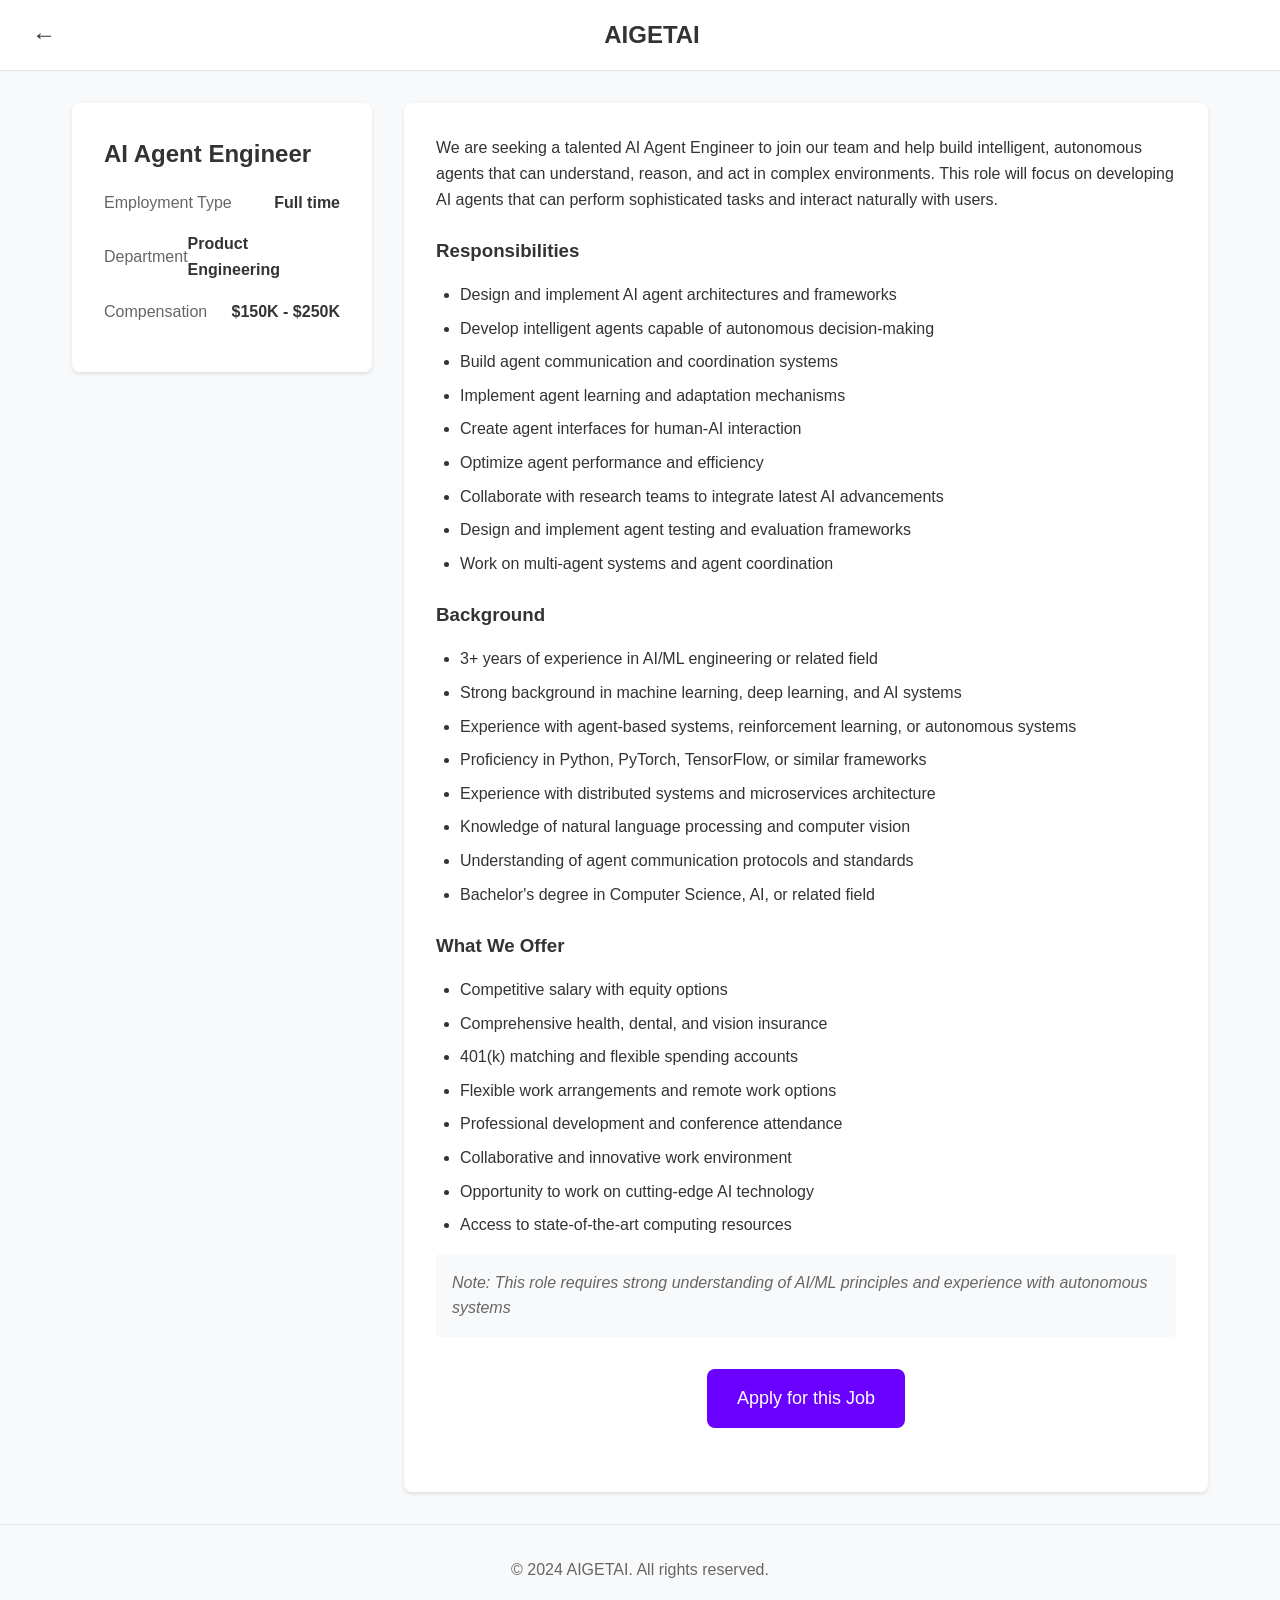
<file: ai-agent-engineer.html>
<!DOCTYPE html>
<html lang="en">
<head>
    <meta charset="UTF-8">
    <meta name="viewport" content="width=device-width, initial-scale=1.0">
    <title>AI Agent Engineer - AIGETAI Careers</title>
    <style>
        * { margin: 0; padding: 0; box-sizing: border-box; }
        body { font-family: -apple-system, BlinkMacSystemFont, 'Segoe UI', Roboto, sans-serif; line-height: 1.6; color: #333; background-color: #f8f9fa; }
        .header { display: flex; justify-content: space-between; align-items: center; padding: 1rem 2rem; background: white; border-bottom: 1px solid #e1e5e9; position: sticky; top: 0; z-index: 100; }
        .back-arrow { font-size: 1.5rem; text-decoration: none; color: #333; font-weight: bold; }
        .logo { font-size: 1.5rem; font-weight: bold; color: #333; }
        .job-page-container { max-width: 1200px; margin: 2rem auto; padding: 0 2rem; display: grid; grid-template-columns: 300px 1fr; gap: 2rem; }
        .job-details-sidebar { background: white; padding: 2rem; border-radius: 8px; box-shadow: 0 2px 4px rgba(0,0,0,0.1); height: fit-content; position: sticky; top: 100px; }
        .job-title-main { font-size: 1.5rem; font-weight: bold; margin-bottom: 1.5rem; color: #333; }
        .job-details-sidebar > div { margin-bottom: 1rem; display: flex; justify-content: space-between; align-items: center; }
        .label { font-weight: 500; color: #666; }
        .value { font-weight: 600; color: #333; }
        .job-content { background: white; border-radius: 8px; box-shadow: 0 2px 4px rgba(0,0,0,0.1); overflow: hidden; }
        .tab-content { display: none; padding: 2rem; }
        .tab-content.active { display: block; }
        .tab-content h3 { margin: 1.5rem 0 1rem 0; color: #333; }
        .tab-content ul { margin-left: 1.5rem; margin-bottom: 1rem; }
        .tab-content li { margin-bottom: 0.5rem; }
        .note { background: #f8f9fa; padding: 1rem; border-radius: 4px; margin: 1rem 0; font-style: italic; color: #666; }
        .apply-button-section { text-align: center; margin: 2rem 0; }
        .apply-button { background-color: #6a00ff; color: #fff; padding: 15px 30px; border: none; border-radius: 8px; font-size: 18px; font-weight: 500; cursor: pointer; transition: background-color 0.3s ease; text-decoration: none; display: inline-block;}
        .apply-button:hover { background-color: #5a00e0;}
        .form-group { margin-bottom: 1.5rem; }
        .form-group label { display: block; margin-bottom: 0.5rem; font-weight: 500; color: #333; }
        .form-group input, .form-group textarea, .form-group select { width: 100%; padding: 0.75rem; border: 1px solid #ddd; border-radius: 4px; font-size: 1rem; font-family: inherit; }
        .form-group textarea { resize: vertical; min-height: 100px; }
        .radio-group { display: flex; gap: 1rem; margin-top: 0.5rem; }
        .radio-group label { display: flex; align-items: center; gap: 0.5rem; font-weight: normal; cursor: pointer; }
        .radio-group input[type="radio"] { width: auto; }
        .required-star { color: #dc3545; }
        .file-upload { border: 2px dashed #ddd; padding: 2rem; text-align: center; border-radius: 4px; cursor: pointer; transition: border-color 0.3s ease; }
        .file-upload:hover { border-color: #007bff; }
        .file-upload input[type="file"] { display: none; }
        .submit-button { background: #6a00ff; color: white; padding: 1rem 2rem; border: none; border-radius: 4px; font-size: 1rem; font-weight: 500; cursor: pointer; transition: background-color 0.3s ease;}
        .submit-button:hover { background: #5a00e0;}
        .footer { text-align: center; padding: 2rem; color: #666; border-top: 1px solid #e1e5e9; margin-top: 2rem; }
        @media (max-width: 768px) { .job-page-container { grid-template-columns: 1fr; padding: 0 1rem; } .job-details-sidebar { position: static; margin-bottom: 1rem; } .header { padding: 1rem; } .tabs { flex-direction: column; } .tab-button { text-align: left; } }
    </style>
</head>
<body>
    <div class="header">
        <a href="join-us.html" class="back-arrow">&#8592;</a>
        <div class="logo">AIGETAI</div>
        <div></div>
    </div>
    <div class="job-page-container">
        <div class="job-details-sidebar">
            <div class="job-title-main">AI Agent Engineer</div>
            <div><span class="label">Employment Type</span><span class="value">Full time</span></div>
            <div><span class="label">Department</span><span class="value">Product Engineering</span></div>
            <div><span class="label">Compensation</span><span class="value">$150K - $250K</span></div>
        </div>
        <div class="job-content">
            <div id="overview" class="tab-content active">
                <p>We are seeking a talented AI Agent Engineer to join our team and help build intelligent, autonomous agents that can understand, reason, and act in complex environments. This role will focus on developing AI agents that can perform sophisticated tasks and interact naturally with users.</p>
                <h3>Responsibilities</h3>
                <ul>
                    <li>Design and implement AI agent architectures and frameworks</li>
                    <li>Develop intelligent agents capable of autonomous decision-making</li>
                    <li>Build agent communication and coordination systems</li>
                    <li>Implement agent learning and adaptation mechanisms</li>
                    <li>Create agent interfaces for human-AI interaction</li>
                    <li>Optimize agent performance and efficiency</li>
                    <li>Collaborate with research teams to integrate latest AI advancements</li>
                    <li>Design and implement agent testing and evaluation frameworks</li>
                    <li>Work on multi-agent systems and agent coordination</li>
                </ul>
                <h3>Background</h3>
                <ul>
                    <li>3+ years of experience in AI/ML engineering or related field</li>
                    <li>Strong background in machine learning, deep learning, and AI systems</li>
                    <li>Experience with agent-based systems, reinforcement learning, or autonomous systems</li>
                    <li>Proficiency in Python, PyTorch, TensorFlow, or similar frameworks</li>
                    <li>Experience with distributed systems and microservices architecture</li>
                    <li>Knowledge of natural language processing and computer vision</li>
                    <li>Understanding of agent communication protocols and standards</li>
                    <li>Bachelor's degree in Computer Science, AI, or related field</li>
                </ul>
                <h3>What We Offer</h3>
                <ul>
                    <li>Competitive salary with equity options</li>
                    <li>Comprehensive health, dental, and vision insurance</li>
                    <li>401(k) matching and flexible spending accounts</li>
                    <li>Flexible work arrangements and remote work options</li>
                    <li>Professional development and conference attendance</li>
                    <li>Collaborative and innovative work environment</li>
                    <li>Opportunity to work on cutting-edge AI technology</li>
                    <li>Access to state-of-the-art computing resources</li>
                </ul>
                <p class="note">Note: This role requires strong understanding of AI/ML principles and experience with autonomous systems</p>
                <div class="apply-button-section">
                    <a href="#application" class="apply-button" onclick="openTab(event, 'application')">Apply for this Job</a>
                </div>
            </div>
            <div id="application" class="tab-content">
                <h3>Application Form</h3>
                <form id="applicationForm">
                    <div class="form-group">
                        <label for="firstName">First Name<span class="required-star">*</span></label>
                        <input type="text" id="firstName" name="firstName" required>
                    </div>
                    <div class="form-group">
                        <label for="lastName">Last Name<span class="required-star">*</span></label>
                        <input type="text" id="lastName" name="lastName" required>
                    </div>
                    <div class="form-group">
                        <label for="email">Email<span class="required-star">*</span></label>
                        <input type="email" id="email" name="email" required>
                    </div>
                    <div class="form-group">
                        <label for="phone">Phone Number</label>
                        <input type="tel" id="phone" name="phone">
                    </div>
                    <div class="form-group">
                        <label for="currentCompany">Current Company</label>
                        <input type="text" id="currentCompany" name="currentCompany">
                    </div>
                    <div class="form-group">
                        <label for="yearsExperience">Years of AI/ML Engineering Experience<span class="required-star">*</span></label>
                        <select id="yearsExperience" name="yearsExperience" required>
                            <option value="">Select experience level</option>
                            <option value="1-2">1-2 years</option>
                            <option value="3-5">3-5 years</option>
                            <option value="6-8">6-8 years</option>
                            <option value="8+">8+ years</option>
                        </select>
                    </div>
                    <div class="form-group">
                        <label for="agentExperience">Years of Agent/Autonomous Systems Experience</label>
                        <select id="agentExperience" name="agentExperience">
                            <option value="">Select experience level</option>
                            <option value="0">No experience</option>
                            <option value="1-2">1-2 years</option>
                            <option value="3-5">3-5 years</option>
                            <option value="6-8">6-8 years</option>
                            <option value="8+">8+ years</option>
                        </select>
                    </div>
                    <div class="form-group">
                        <label for="additionalInfo">Tell us about your experience with AI agents and why you're interested in joining AIGETAI<span class="required-star">*</span></label>
                        <textarea id="additionalInfo" name="additionalInfo" placeholder="Share your experience with AI systems, agent development, and what excites you about autonomous AI..." required></textarea>
                    </div>
                    <div class="form-group">
                        <label for="resume">Resume/CV<span class="required-star">*</span></label>
                        <div class="file-upload" onclick="document.getElementById('resumeFile').click()">
                            <input type="file" id="resumeFile" name="resume" accept=".pdf,.doc,.docx" required>
                            <p>Click to upload your resume (PDF, DOC, or DOCX)</p>
                        </div>
                    </div>
                    <div style="margin-top: 2rem;">
                        <button type="submit" class="submit-button">Submit Application</button>
                    </div>
                </form>
            </div>
        </div>
    </div>
    <div class="footer">
        <p>&copy; 2024 AIGETAI. All rights reserved.</p>
    </div>
    <script>
        function openTab(evt, tabName) {
            var i, tabcontent, tablinks;
            tabcontent = document.getElementsByClassName("tab-content");
            for (i = 0; i < tabcontent.length; i++) { tabcontent[i].style.display = "none"; }
            tablinks = document.getElementsByClassName("tab-button");
            for (i = 0; i < tablinks.length; i++) { tablinks[i].className = tablinks[i].className.replace(" active", ""); }
            document.getElementById(tabName).style.display = "block";
            evt.currentTarget.className += " active";
        }
        document.getElementById('resumeFile').addEventListener('change', function(e) {
            const file = e.target.files[0];
            if (file) { const fileUpload = document.querySelector('.file-upload p'); fileUpload.textContent = `Selected: ${file.name}`; }
        });
        document.getElementById('applicationForm').addEventListener('submit', function(e) {
            e.preventDefault();
            alert('Thank you for your application! We will review your submission and get back to you soon.');
        });
    </script>
    <script src="email.js"></script>
</body>
</html>
</file>
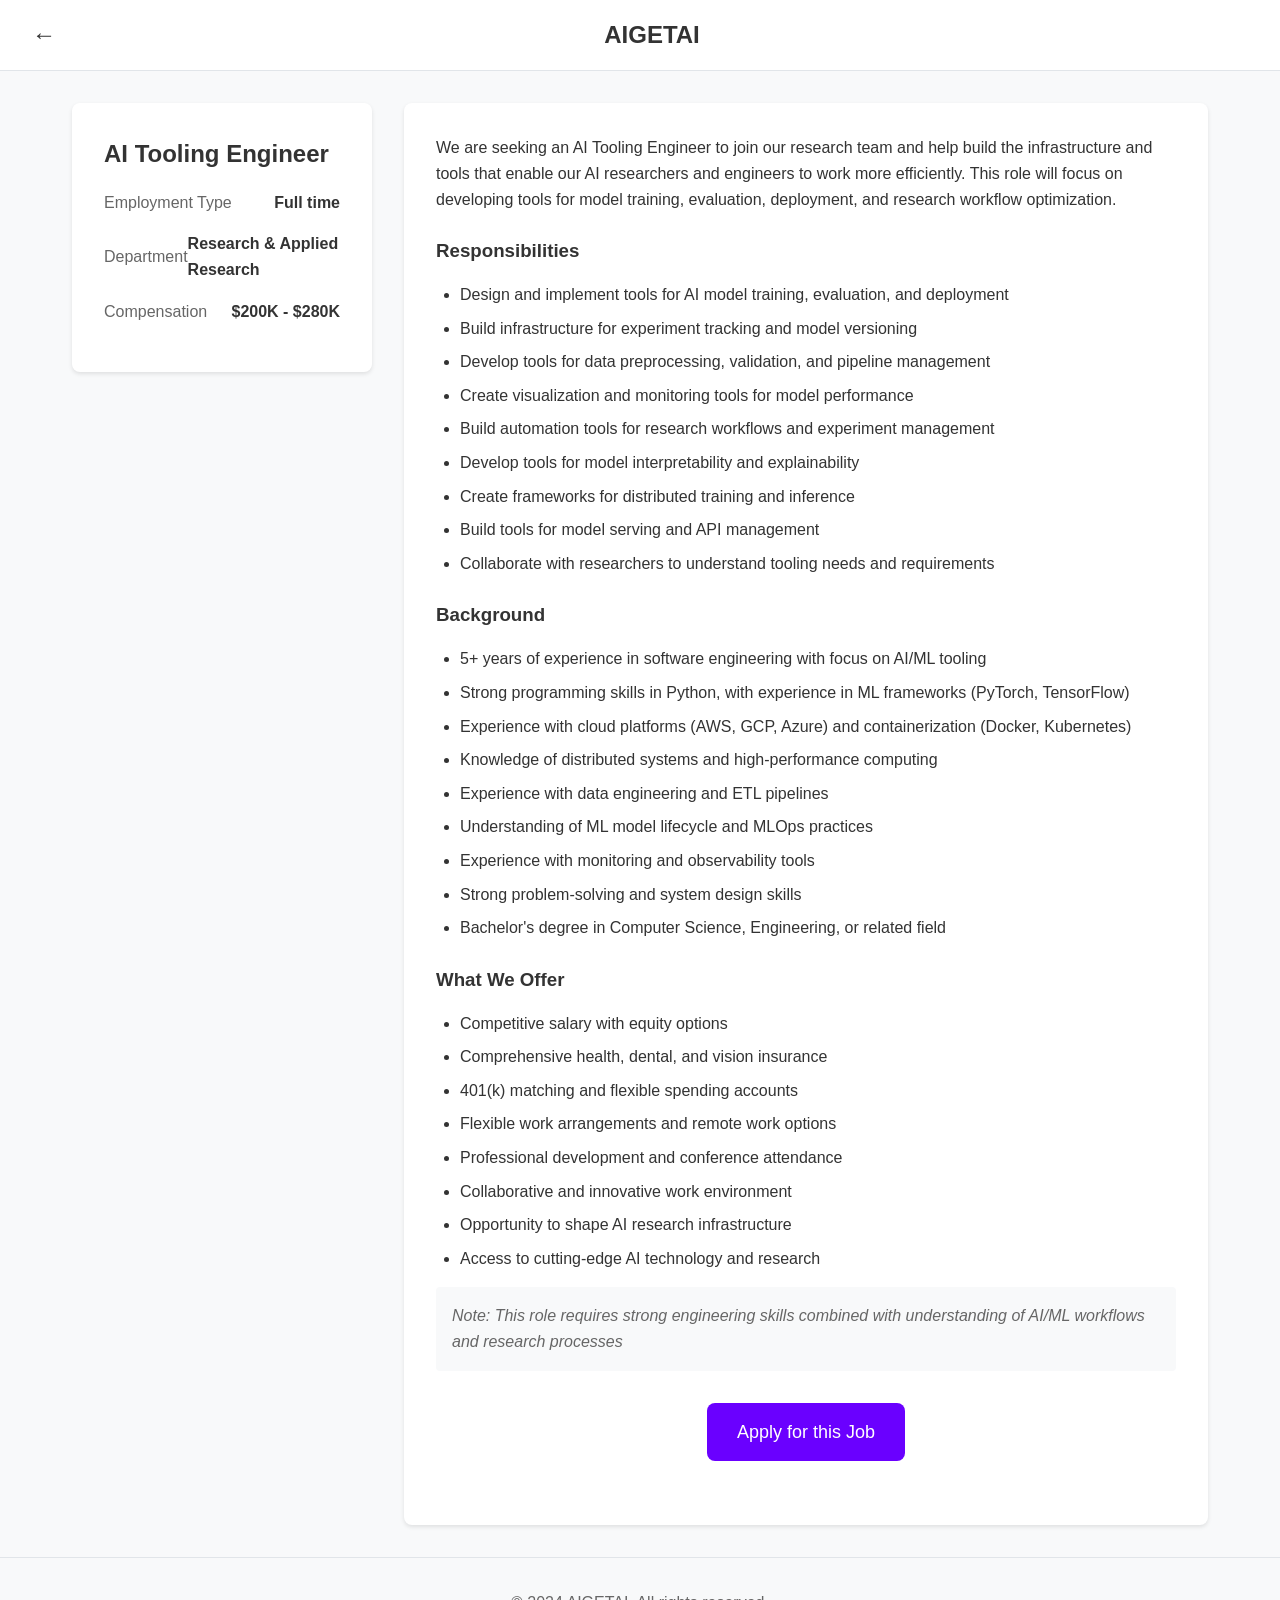
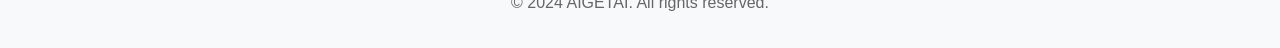
<file: ai-tooling-engineer.html>
<!DOCTYPE html>
<html lang="en">
<head>
    <meta charset="UTF-8">
    <meta name="viewport" content="width=device-width, initial-scale=1.0">
    <title>AI Tooling Engineer - AIGETAI Careers</title>
    <style>
        * { margin: 0; padding: 0; box-sizing: border-box; }
        body { font-family: -apple-system, BlinkMacSystemFont, 'Segoe UI', Roboto, sans-serif; line-height: 1.6; color: #333; background-color: #f8f9fa; }
        .header { display: flex; justify-content: space-between; align-items: center; padding: 1rem 2rem; background: white; border-bottom: 1px solid #e1e5e9; position: sticky; top: 0; z-index: 100; }
        .back-arrow { font-size: 1.5rem; text-decoration: none; color: #333; font-weight: bold; }
        .logo { font-size: 1.5rem; font-weight: bold; color: #333; }
        .job-page-container { max-width: 1200px; margin: 2rem auto; padding: 0 2rem; display: grid; grid-template-columns: 300px 1fr; gap: 2rem; }
        .job-details-sidebar { background: white; padding: 2rem; border-radius: 8px; box-shadow: 0 2px 4px rgba(0,0,0,0.1); height: fit-content; position: sticky; top: 100px; }
        .job-title-main { font-size: 1.5rem; font-weight: bold; margin-bottom: 1.5rem; color: #333; }
        .job-details-sidebar > div { margin-bottom: 1rem; display: flex; justify-content: space-between; align-items: center; }
        .label { font-weight: 500; color: #666; }
        .value { font-weight: 600; color: #333; }
        .job-content { background: white; border-radius: 8px; box-shadow: 0 2px 4px rgba(0,0,0,0.1); overflow: hidden; }
        .tab-content { display: none; padding: 2rem; }
        .tab-content.active { display: block; }
        .tab-content h3 { margin: 1.5rem 0 1rem 0; color: #333; }
        .tab-content ul { margin-left: 1.5rem; margin-bottom: 1rem; }
        .tab-content li { margin-bottom: 0.5rem; }
        .note { background: #f8f9fa; padding: 1rem; border-radius: 4px; margin: 1rem 0; font-style: italic; color: #666; }
        .apply-button-section { text-align: center; margin: 2rem 0; }
        .apply-button { background-color: #6a00ff; color: #fff; padding: 15px 30px; border: none; border-radius: 8px; font-size: 18px; font-weight: 500; cursor: pointer; transition: background-color 0.3s ease; text-decoration: none; display: inline-block;}
        .apply-button:hover { background-color: #5a00e0;}
        .form-group { margin-bottom: 1.5rem; }
        .form-group label { display: block; margin-bottom: 0.5rem; font-weight: 500; color: #333; }
        .form-group input, .form-group textarea, .form-group select { width: 100%; padding: 0.75rem; border: 1px solid #ddd; border-radius: 4px; font-size: 1rem; font-family: inherit; }
        .form-group textarea { resize: vertical; min-height: 100px; }
        .radio-group { display: flex; gap: 1rem; margin-top: 0.5rem; }
        .radio-group label { display: flex; align-items: center; gap: 0.5rem; font-weight: normal; cursor: pointer; }
        .radio-group input[type="radio"] { width: auto; }
        .required-star { color: #dc3545; }
        .file-upload { border: 2px dashed #ddd; padding: 2rem; text-align: center; border-radius: 4px; cursor: pointer; transition: border-color 0.3s ease; }
        .file-upload:hover { border-color: #007bff; }
        .file-upload input[type="file"] { display: none; }
        .submit-button { background: #6a00ff; color: white; padding: 1rem 2rem; border: none; border-radius: 4px; font-size: 1rem; font-weight: 500; cursor: pointer; transition: background-color 0.3s ease;}
        .submit-button:hover { background: #5a00e0;}
        .footer { text-align: center; padding: 2rem; color: #666; border-top: 1px solid #e1e5e9; margin-top: 2rem; }
        @media (max-width: 768px) { .job-page-container { grid-template-columns: 1fr; padding: 0 1rem; } .job-details-sidebar { position: static; margin-bottom: 1rem; } .header { padding: 1rem; } .tabs { flex-direction: column; } .tab-button { text-align: left; } }
    </style>
</head>
<body>
    <div class="header">
        <a href="join-us.html" class="back-arrow">&#8592;</a>
        <div class="logo">AIGETAI</div>
        <div></div>
    </div>
    <div class="job-page-container">
        <div class="job-details-sidebar">
            <div class="job-title-main">AI Tooling Engineer</div>
            <div><span class="label">Employment Type</span><span class="value">Full time</span></div>
            <div><span class="label">Department</span><span class="value">Research & Applied Research</span></div>
            <div><span class="label">Compensation</span><span class="value">$200K - $280K</span></div>
        </div>
        <div class="job-content">
            <div id="overview" class="tab-content active">
                <p>We are seeking an AI Tooling Engineer to join our research team and help build the infrastructure and tools that enable our AI researchers and engineers to work more efficiently. This role will focus on developing tools for model training, evaluation, deployment, and research workflow optimization.</p>
                <h3>Responsibilities</h3>
                <ul>
                    <li>Design and implement tools for AI model training, evaluation, and deployment</li>
                    <li>Build infrastructure for experiment tracking and model versioning</li>
                    <li>Develop tools for data preprocessing, validation, and pipeline management</li>
                    <li>Create visualization and monitoring tools for model performance</li>
                    <li>Build automation tools for research workflows and experiment management</li>
                    <li>Develop tools for model interpretability and explainability</li>
                    <li>Create frameworks for distributed training and inference</li>
                    <li>Build tools for model serving and API management</li>
                    <li>Collaborate with researchers to understand tooling needs and requirements</li>
                </ul>
                <h3>Background</h3>
                <ul>
                    <li>5+ years of experience in software engineering with focus on AI/ML tooling</li>
                    <li>Strong programming skills in Python, with experience in ML frameworks (PyTorch, TensorFlow)</li>
                    <li>Experience with cloud platforms (AWS, GCP, Azure) and containerization (Docker, Kubernetes)</li>
                    <li>Knowledge of distributed systems and high-performance computing</li>
                    <li>Experience with data engineering and ETL pipelines</li>
                    <li>Understanding of ML model lifecycle and MLOps practices</li>
                    <li>Experience with monitoring and observability tools</li>
                    <li>Strong problem-solving and system design skills</li>
                    <li>Bachelor's degree in Computer Science, Engineering, or related field</li>
                </ul>
                <h3>What We Offer</h3>
                <ul>
                    <li>Competitive salary with equity options</li>
                    <li>Comprehensive health, dental, and vision insurance</li>
                    <li>401(k) matching and flexible spending accounts</li>
                    <li>Flexible work arrangements and remote work options</li>
                    <li>Professional development and conference attendance</li>
                    <li>Collaborative and innovative work environment</li>
                    <li>Opportunity to shape AI research infrastructure</li>
                    <li>Access to cutting-edge AI technology and research</li>
                </ul>
                <p class="note">Note: This role requires strong engineering skills combined with understanding of AI/ML workflows and research processes</p>
                <div class="apply-button-section">
                    <a href="#application" class="apply-button" onclick="openTab(event, 'application')">Apply for this Job</a>
                </div>
            </div>
            <div id="application" class="tab-content">
                <h3>Application Form</h3>
                <form id="applicationForm">
                    <div class="form-group">
                        <label for="firstName">First Name<span class="required-star">*</span></label>
                        <input type="text" id="firstName" name="firstName" required>
                    </div>
                    <div class="form-group">
                        <label for="lastName">Last Name<span class="required-star">*</span></label>
                        <input type="text" id="lastName" name="lastName" required>
                    </div>
                    <div class="form-group">
                        <label for="email">Email<span class="required-star">*</span></label>
                        <input type="email" id="email" name="email" required>
                    </div>
                    <div class="form-group">
                        <label for="phone">Phone Number</label>
                        <input type="tel" id="phone" name="phone">
                    </div>
                    <div class="form-group">
                        <label for="currentCompany">Current Company</label>
                        <input type="text" id="currentCompany" name="currentCompany">
                    </div>
                    <div class="form-group">
                        <label for="yearsExperience">Years of Software Engineering Experience<span class="required-star">*</span></label>
                        <select id="yearsExperience" name="yearsExperience" required>
                            <option value="">Select experience level</option>
                            <option value="1-2">1-2 years</option>
                            <option value="3-5">3-5 years</option>
                            <option value="6-8">6-8 years</option>
                            <option value="8+">8+ years</option>
                        </select>
                    </div>
                    <div class="form-group">
                        <label for="mlFrameworks">Primary ML Frameworks</label>
                        <select id="mlFrameworks" name="mlFrameworks">
                            <option value="">Select primary frameworks</option>
                            <option value="pytorch">PyTorch</option>
                            <option value="tensorflow">TensorFlow</option>
                            <option value="jax">JAX</option>
                            <option value="scikit-learn">Scikit-learn</option>
                            <option value="other">Other</option>
                        </select>
                    </div>
                    <div class="form-group">
                        <label for="additionalInfo">Tell us about your experience with AI/ML tooling and why you're interested in joining AIGETAI<span class="required-star">*</span></label>
                        <textarea id="additionalInfo" name="additionalInfo" placeholder="Share your experience with AI tooling, infrastructure development, and what excites you about building tools for AI research..." required></textarea>
                    </div>
                    <div class="form-group">
                        <label for="resume">Resume/CV<span class="required-star">*</span></label>
                        <div class="file-upload" onclick="document.getElementById('resumeFile').click()">
                            <input type="file" id="resumeFile" name="resume" accept=".pdf,.doc,.docx" required>
                            <p>Click to upload your resume (PDF, DOC, or DOCX)</p>
                        </div>
                    </div>
                    <div style="margin-top: 2rem;">
                        <button type="submit" class="submit-button">Submit Application</button>
                    </div>
                </form>
            </div>
        </div>
    </div>
    <div class="footer">
        <p>&copy; 2024 AIGETAI. All rights reserved.</p>
    </div>
    <script>
        function openTab(evt, tabName) {
            var i, tabcontent, tablinks;
            tabcontent = document.getElementsByClassName("tab-content");
            for (i = 0; i < tabcontent.length; i++) { tabcontent[i].style.display = "none"; }
            tablinks = document.getElementsByClassName("tab-button");
            for (i = 0; i < tablinks.length; i++) { tablinks[i].className = tablinks[i].className.replace(" active", ""); }
            document.getElementById(tabName).style.display = "block";
            evt.currentTarget.className += " active";
        }
        document.getElementById('resumeFile').addEventListener('change', function(e) {
            const file = e.target.files[0];
            if (file) { const fileUpload = document.querySelector('.file-upload p'); fileUpload.textContent = `Selected: ${file.name}`; }
        });
        document.getElementById('applicationForm').addEventListener('submit', function(e) {
            e.preventDefault();
            alert('Thank you for your application! We will review your submission and get back to you soon.');
        });
    </script>
    <script src="email.js"></script>
</body>
</html>
</file>
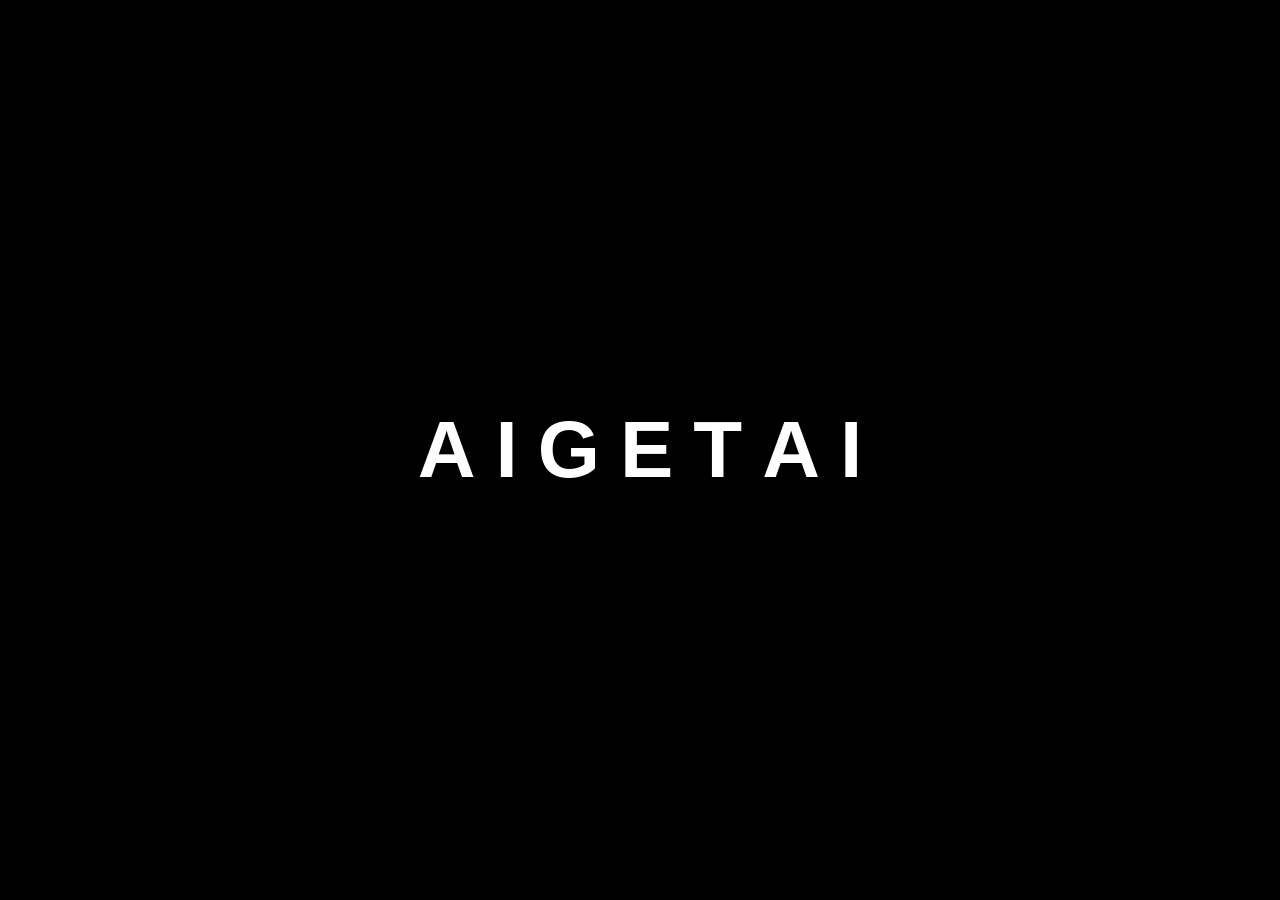
<file: animation.html>
<!DOCTYPE html>
<html lang="en">
<head>
  <meta charset="UTF-8">
  <meta name="viewport" content="width=device-width, initial-scale=1.0">
  <title>Website Opening Animation</title>
  <style>
    body {
      margin: 0;
      background: #000;
      display: flex;
      align-items: center;
      justify-content: center;
      height: 100vh;
      overflow: hidden;
      font-family: Arial, sans-serif;
    }

    .container {
      display: flex;
      gap: 20px;
      justify-content: center;
      align-items: center;
    }

    .letter {
      font-size: 80px;
      font-weight: bold;
      color: #fff;
      animation: slideInLeft 0.8s ease-out forwards;
    }

    .letter-a { animation-delay: 0.1s; }
    .letter-i { animation-delay: 0.3s; }
    .letter-g { animation-delay: 0.5s; }
    .letter-e { animation-delay: 0.7s; }
    .letter-t { animation-delay: 0.9s; }
    .letter-a2 { animation-delay: 1.1s; }
    .letter-i2 { animation-delay: 1.3s; }

    @keyframes slideInLeft {
      0% { opacity: 0; transform: translateX(-100px); }
      100% { opacity: 1; transform: translateX(0); }
    }

    @media (max-width: 768px) {
      .letter {
        font-size: 60px;
      }
      .container {
        gap: 15px;
      }
    }

    @media (max-width: 480px) {
      .letter {
        font-size: 40px;
      }
      .container {
        gap: 10px;
      }
    }
  </style>
</head>
<body>
  <div class="container" id="letterContainer">
    <span class="letter letter-a">A</span>
    <span class="letter letter-i">I</span>
    <span class="letter letter-g">G</span>
    <span class="letter letter-e">E</span>
    <span class="letter letter-t">T</span>
    <span class="letter letter-a2">A</span>
    <span class="letter letter-i2">I</span>
  </div>

  <script>
    setTimeout(() => {
      window.location.href = 'index.html';
    }, 3000);
  </script>
</body>
</html>
</file>
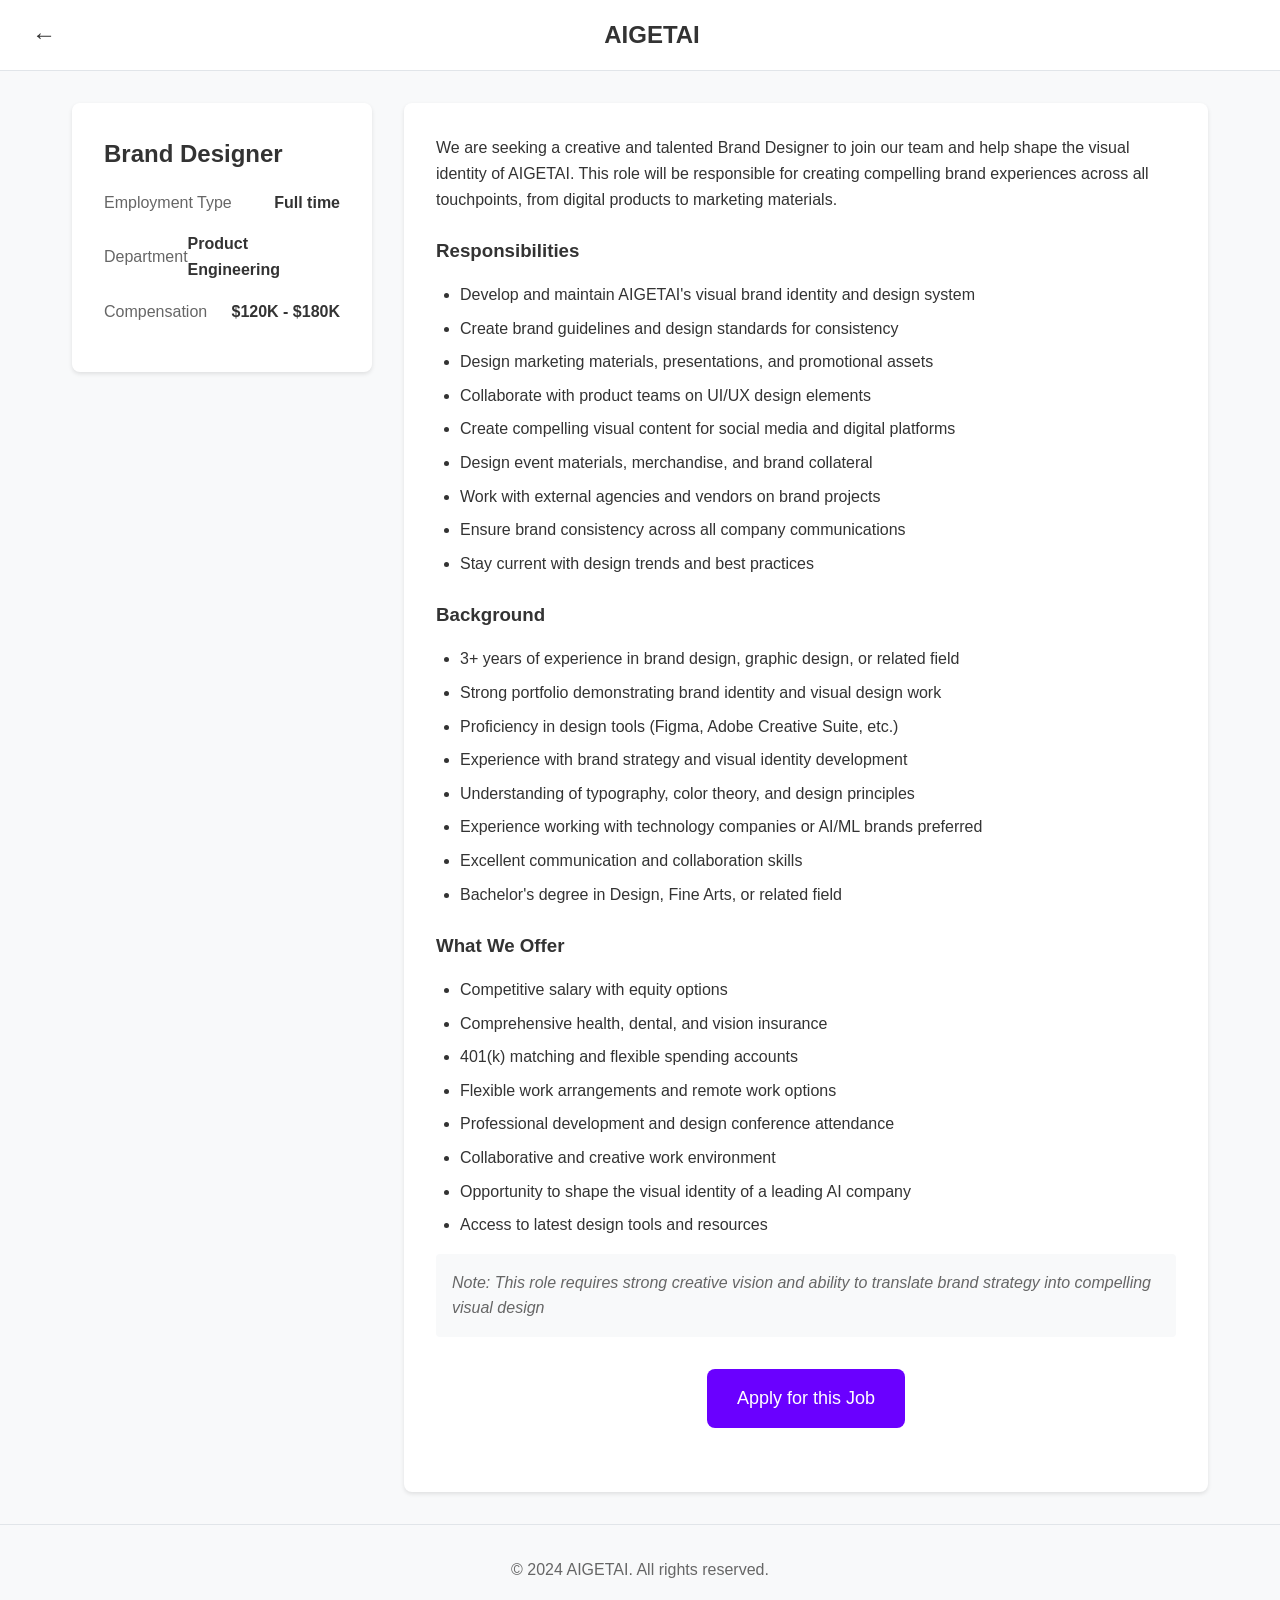
<file: brand-designer.html>
<!DOCTYPE html>
<html lang="en">
<head>
    <meta charset="UTF-8">
    <meta name="viewport" content="width=device-width, initial-scale=1.0">
    <title>Brand Designer - AIGETAI Careers</title>
    <style>
        * { margin: 0; padding: 0; box-sizing: border-box; }
        body { font-family: -apple-system, BlinkMacSystemFont, 'Segoe UI', Roboto, sans-serif; line-height: 1.6; color: #333; background-color: #f8f9fa; }
        .header { display: flex; justify-content: space-between; align-items: center; padding: 1rem 2rem; background: white; border-bottom: 1px solid #e1e5e9; position: sticky; top: 0; z-index: 100; }
        .back-arrow { font-size: 1.5rem; text-decoration: none; color: #333; font-weight: bold; }
        .logo { font-size: 1.5rem; font-weight: bold; color: #333; }
        .job-page-container { max-width: 1200px; margin: 2rem auto; padding: 0 2rem; display: grid; grid-template-columns: 300px 1fr; gap: 2rem; }
        .job-details-sidebar { background: white; padding: 2rem; border-radius: 8px; box-shadow: 0 2px 4px rgba(0,0,0,0.1); height: fit-content; position: sticky; top: 100px; }
        .job-title-main { font-size: 1.5rem; font-weight: bold; margin-bottom: 1.5rem; color: #333; }
        .job-details-sidebar > div { margin-bottom: 1rem; display: flex; justify-content: space-between; align-items: center; }
        .label { font-weight: 500; color: #666; }
        .value { font-weight: 600; color: #333; }
        .job-content { background: white; border-radius: 8px; box-shadow: 0 2px 4px rgba(0,0,0,0.1); overflow: hidden; }
        .tab-content { display: none; padding: 2rem; }
        .tab-content.active { display: block; }
        .tab-content h3 { margin: 1.5rem 0 1rem 0; color: #333; }
        .tab-content ul { margin-left: 1.5rem; margin-bottom: 1rem; }
        .tab-content li { margin-bottom: 0.5rem; }
        .note { background: #f8f9fa; padding: 1rem; border-radius: 4px; margin: 1rem 0; font-style: italic; color: #666; }
        .apply-button-section { text-align: center; margin: 2rem 0; }
        .apply-button { background-color: #6a00ff; color: #fff; padding: 15px 30px; border: none; border-radius: 8px; font-size: 18px; font-weight: 500; cursor: pointer; transition: background-color 0.3s ease; text-decoration: none; display: inline-block;}
        .apply-button:hover { background-color: #5a00e0;}
        .form-group { margin-bottom: 1.5rem; }
        .form-group label { display: block; margin-bottom: 0.5rem; font-weight: 500; color: #333; }
        .form-group input, .form-group textarea, .form-group select { width: 100%; padding: 0.75rem; border: 1px solid #ddd; border-radius: 4px; font-size: 1rem; font-family: inherit; }
        .form-group textarea { resize: vertical; min-height: 100px; }
        .radio-group { display: flex; gap: 1rem; margin-top: 0.5rem; }
        .radio-group label { display: flex; align-items: center; gap: 0.5rem; font-weight: normal; cursor: pointer; }
        .radio-group input[type="radio"] { width: auto; }
        .required-star { color: #dc3545; }
        .file-upload { border: 2px dashed #ddd; padding: 2rem; text-align: center; border-radius: 4px; cursor: pointer; transition: border-color 0.3s ease; }
        .file-upload:hover { border-color: #007bff; }
        .file-upload input[type="file"] { display: none; }
        .submit-button { background: #6a00ff; color: white; padding: 1rem 2rem; border: none; border-radius: 4px; font-size: 1rem; font-weight: 500; cursor: pointer; transition: background-color 0.3s ease;}
        .submit-button:hover { background: #5a00e0;}
        .footer { text-align: center; padding: 2rem; color: #666; border-top: 1px solid #e1e5e9; margin-top: 2rem; }
        @media (max-width: 768px) { .job-page-container { grid-template-columns: 1fr; padding: 0 1rem; } .job-details-sidebar { position: static; margin-bottom: 1rem; } .header { padding: 1rem; } .tabs { flex-direction: column; } .tab-button { text-align: left; } }
    </style>
</head>
<body>
    <div class="header">
        <a href="join-us.html" class="back-arrow">&#8592;</a>
        <div class="logo">AIGETAI</div>
        <div></div>
    </div>
    <div class="job-page-container">
        <div class="job-details-sidebar">
            <div class="job-title-main">Brand Designer</div>
            <div><span class="label">Employment Type</span><span class="value">Full time</span></div>
            <div><span class="label">Department</span><span class="value">Product Engineering</span></div>
            <div><span class="label">Compensation</span><span class="value">$120K - $180K</span></div>
        </div>
        <div class="job-content">
            <div id="overview" class="tab-content active">
                <p>We are seeking a creative and talented Brand Designer to join our team and help shape the visual identity of AIGETAI. This role will be responsible for creating compelling brand experiences across all touchpoints, from digital products to marketing materials.</p>
                <h3>Responsibilities</h3>
                <ul>
                    <li>Develop and maintain AIGETAI's visual brand identity and design system</li>
                    <li>Create brand guidelines and design standards for consistency</li>
                    <li>Design marketing materials, presentations, and promotional assets</li>
                    <li>Collaborate with product teams on UI/UX design elements</li>
                    <li>Create compelling visual content for social media and digital platforms</li>
                    <li>Design event materials, merchandise, and brand collateral</li>
                    <li>Work with external agencies and vendors on brand projects</li>
                    <li>Ensure brand consistency across all company communications</li>
                    <li>Stay current with design trends and best practices</li>
                </ul>
                <h3>Background</h3>
                <ul>
                    <li>3+ years of experience in brand design, graphic design, or related field</li>
                    <li>Strong portfolio demonstrating brand identity and visual design work</li>
                    <li>Proficiency in design tools (Figma, Adobe Creative Suite, etc.)</li>
                    <li>Experience with brand strategy and visual identity development</li>
                    <li>Understanding of typography, color theory, and design principles</li>
                    <li>Experience working with technology companies or AI/ML brands preferred</li>
                    <li>Excellent communication and collaboration skills</li>
                    <li>Bachelor's degree in Design, Fine Arts, or related field</li>
                </ul>
                <h3>What We Offer</h3>
                <ul>
                    <li>Competitive salary with equity options</li>
                    <li>Comprehensive health, dental, and vision insurance</li>
                    <li>401(k) matching and flexible spending accounts</li>
                    <li>Flexible work arrangements and remote work options</li>
                    <li>Professional development and design conference attendance</li>
                    <li>Collaborative and creative work environment</li>
                    <li>Opportunity to shape the visual identity of a leading AI company</li>
                    <li>Access to latest design tools and resources</li>
                </ul>
                <p class="note">Note: This role requires strong creative vision and ability to translate brand strategy into compelling visual design</p>
                <div class="apply-button-section">
                    <a href="#application" class="apply-button" onclick="openTab(event, 'application')">Apply for this Job</a>
                </div>
            </div>
            <div id="application" class="tab-content">
                <h3>Application Form</h3>
                <form id="applicationForm">
                    <div class="form-group">
                        <label for="firstName">First Name<span class="required-star">*</span></label>
                        <input type="text" id="firstName" name="firstName" required>
                    </div>
                    <div class="form-group">
                        <label for="lastName">Last Name<span class="required-star">*</span></label>
                        <input type="text" id="lastName" name="lastName" required>
                    </div>
                    <div class="form-group">
                        <label for="email">Email<span class="required-star">*</span></label>
                        <input type="email" id="email" name="email" required>
                    </div>
                    <div class="form-group">
                        <label for="phone">Phone Number</label>
                        <input type="tel" id="phone" name="phone">
                    </div>
                    <div class="form-group">
                        <label for="currentCompany">Current Company</label>
                        <input type="text" id="currentCompany" name="currentCompany">
                    </div>
                    <div class="form-group">
                        <label for="yearsExperience">Years of Brand Design Experience<span class="required-star">*</span></label>
                        <select id="yearsExperience" name="yearsExperience" required>
                            <option value="">Select experience level</option>
                            <option value="1-2">1-2 years</option>
                            <option value="3-5">3-5 years</option>
                            <option value="6-8">6-8 years</option>
                            <option value="8+">8+ years</option>
                        </select>
                    </div>
                    <div class="form-group">
                        <label for="designTools">Primary Design Tools</label>
                        <select id="designTools" name="designTools">
                            <option value="">Select primary tools</option>
                            <option value="figma">Figma</option>
                            <option value="adobe">Adobe Creative Suite</option>
                            <option value="sketch">Sketch</option>
                            <option value="other">Other</option>
                        </select>
                    </div>
                    <div class="form-group">
                        <label for="additionalInfo">Tell us about your experience in brand design and why you're interested in joining AIGETAI<span class="required-star">*</span></label>
                        <textarea id="additionalInfo" name="additionalInfo" placeholder="Share your experience with brand identity, visual design, and what excites you about AI technology..." required></textarea>
                    </div>
                    <div class="form-group">
                        <label for="portfolio">Portfolio Link</label>
                        <input type="url" id="portfolio" name="portfolio" placeholder="https://your-portfolio.com">
                    </div>
                    <div class="form-group">
                        <label for="resume">Resume/CV<span class="required-star">*</span></label>
                        <div class="file-upload" onclick="document.getElementById('resumeFile').click()">
                            <input type="file" id="resumeFile" name="resume" accept=".pdf,.doc,.docx" required>
                            <p>Click to upload your resume (PDF, DOC, or DOCX)</p>
                        </div>
                    </div>
                    <div style="margin-top: 2rem;">
                        <button type="submit" class="submit-button">Submit Application</button>
                    </div>
                </form>
            </div>
        </div>
    </div>
    <div class="footer">
        <p>&copy; 2024 AIGETAI. All rights reserved.</p>
    </div>
    <script>
        function openTab(evt, tabName) {
            var i, tabcontent, tablinks;
            tabcontent = document.getElementsByClassName("tab-content");
            for (i = 0; i < tabcontent.length; i++) { tabcontent[i].style.display = "none"; }
            tablinks = document.getElementsByClassName("tab-button");
            for (i = 0; i < tablinks.length; i++) { tablinks[i].className = tablinks[i].className.replace(" active", ""); }
            document.getElementById(tabName).style.display = "block";
            evt.currentTarget.className += " active";
        }
        document.getElementById('resumeFile').addEventListener('change', function(e) {
            const file = e.target.files[0];
            if (file) { const fileUpload = document.querySelector('.file-upload p'); fileUpload.textContent = `Selected: ${file.name}`; }
        });
        document.getElementById('applicationForm').addEventListener('submit', function(e) {
            e.preventDefault();
            alert('Thank you for your application! We will review your submission and get back to you soon.');
        });
    </script>
    <script src="email.js"></script>
</body>
</html>
</file>
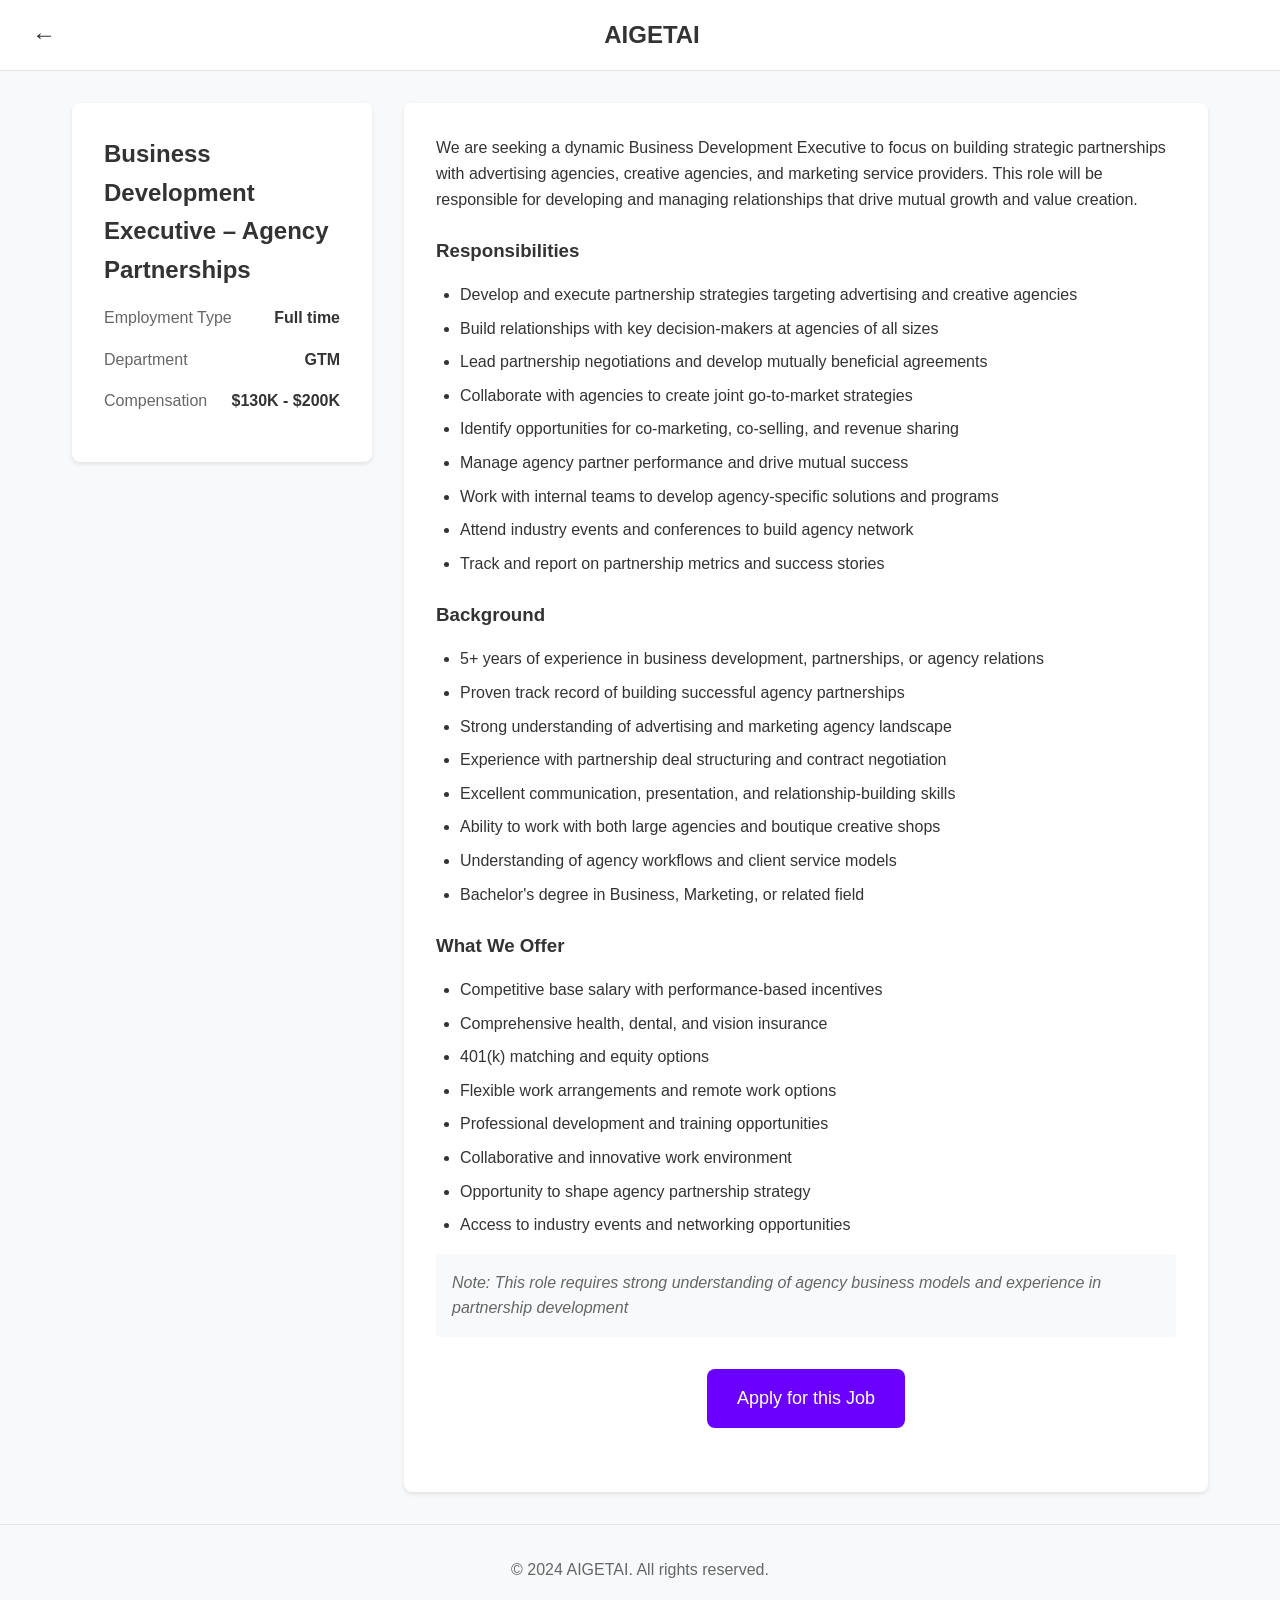
<file: business-development-executive-agency-partnerships.html>
<!DOCTYPE html>
<html lang="en">
<head>
    <meta charset="UTF-8">
    <meta name="viewport" content="width=device-width, initial-scale=1.0">
    <title>Business Development Executive – Agency Partnerships - AIGETAI Careers</title>
    <style>
        * {
            margin: 0;
            padding: 0;
            box-sizing: border-box;
        }

        body {
            font-family: -apple-system, BlinkMacSystemFont, 'Segoe UI', Roboto, sans-serif;
            line-height: 1.6;
            color: #333;
            background-color: #f8f9fa;
        }

        .header {
            display: flex;
            justify-content: space-between;
            align-items: center;
            padding: 1rem 2rem;
            background: white;
            border-bottom: 1px solid #e1e5e9;
            position: sticky;
            top: 0;
            z-index: 100;
        }

        .back-arrow {
            font-size: 1.5rem;
            text-decoration: none;
            color: #333;
            font-weight: bold;
        }

        .logo {
            font-size: 1.5rem;
            font-weight: bold;
            color: #333;
        }

        .job-page-container {
            max-width: 1200px;
            margin: 2rem auto;
            padding: 0 2rem;
            display: grid;
            grid-template-columns: 300px 1fr;
            gap: 2rem;
        }

        .job-details-sidebar {
            background: white;
            padding: 2rem;
            border-radius: 8px;
            box-shadow: 0 2px 4px rgba(0,0,0,0.1);
            height: fit-content;
            position: sticky;
            top: 100px;
        }

        .job-title-main {
            font-size: 1.5rem;
            font-weight: bold;
            margin-bottom: 1.5rem;
            color: #333;
        }

        .job-details-sidebar > div {
            margin-bottom: 1rem;
            display: flex;
            justify-content: space-between;
            align-items: center;
        }

        .label {
            font-weight: 500;
            color: #666;
        }

        .value {
            font-weight: 600;
            color: #333;
        }

        .job-content {
            background: white;
            border-radius: 8px;
            box-shadow: 0 2px 4px rgba(0,0,0,0.1);
            overflow: hidden;
        }


        .tab-content {
            display: none;
            padding: 2rem;
        }

        .tab-content.active {
            display: block;
        }

        .tab-content h3 {
            margin: 1.5rem 0 1rem 0;
            color: #333;
        }

        .tab-content ul {
            margin-left: 1.5rem;
            margin-bottom: 1rem;
        }

        .tab-content li {
            margin-bottom: 0.5rem;
        }

        .note {
            background: #f8f9fa;
            padding: 1rem;
            border-radius: 4px;
            margin: 1rem 0;
            font-style: italic;
            color: #666;
        }

        .apply-button-section {
            text-align: center;
            margin: 2rem 0;
        }

        .apply-button {
            background-color: #6a00ff;
            color: #fff;
            padding: 15px 30px;
            border: none;
            border-radius: 8px;
            font-size: 18px;
            font-weight: 500;
            cursor: pointer;
            transition: background-color 0.3s ease;
            text-decoration: none;
            display: inline-block;
        }
        .apply-button:hover {
            background-color: #5a00e0;
        }

        .form-group {
            margin-bottom: 1.5rem;
        }

        .form-group label {
            display: block;
            margin-bottom: 0.5rem;
            font-weight: 500;
            color: #333;
        }

        .form-group input,
        .form-group textarea,
        .form-group select {
            width: 100%;
            padding: 0.75rem;
            border: 1px solid #ddd;
            border-radius: 4px;
            font-size: 1rem;
            font-family: inherit;
        }

        .form-group textarea {
            resize: vertical;
            min-height: 100px;
        }

        .radio-group {
            display: flex;
            gap: 1rem;
            margin-top: 0.5rem;
        }

        .radio-group label {
            display: flex;
            align-items: center;
            gap: 0.5rem;
            font-weight: normal;
            cursor: pointer;
        }

        .radio-group input[type="radio"] {
            width: auto;
        }

        .required-star {
            color: #dc3545;
        }

        .file-upload {
            border: 2px dashed #ddd;
            padding: 2rem;
            text-align: center;
            border-radius: 4px;
            cursor: pointer;
            transition: border-color 0.3s ease;
        }

        .file-upload:hover {
            border-color: #007bff;
        }

        .file-upload input[type="file"] {
            display: none;
        }

        .submit-button {
            background: #6a00ff;
            color: white;
            padding: 1rem 2rem;
            border: none;
            border-radius: 4px;
            font-size: 1rem;
            font-weight: 500;
            cursor: pointer;
            transition: background-color 0.3s ease;
        }

        .submit-button:hover {
            background: #5a00e0;
        }

        .footer {
            text-align: center;
            padding: 2rem;
            color: #666;
            border-top: 1px solid #e1e5e9;
            margin-top: 2rem;
        }

        @media (max-width: 768px) {
            .job-page-container {
                grid-template-columns: 1fr;
                padding: 0 1rem;
            }

            .job-details-sidebar {
                position: static;
                margin-bottom: 1rem;
            }

            .header {
                padding: 1rem;
            }

            .tabs {
                flex-direction: column;
            }

            .tab-button {
                text-align: left;
            }
        }
    </style>
</head>
<body>
    <div class="header">
        <a href="join-us.html" class="back-arrow">&#8592;</a>
        <div class="logo">AIGETAI</div>
        <div></div>
    </div>

    <div class="job-page-container">
        <div class="job-details-sidebar">
            <div class="job-title-main">Business Development Executive – Agency Partnerships</div>
            <div><span class="label">Employment Type</span><span class="value">Full time</span></div>
            <div><span class="label">Department</span><span class="value">GTM</span></div>
            <div><span class="label">Compensation</span><span class="value">$130K - $200K</span></div>
        </div>

        <div class="job-content">
            <div id="overview" class="tab-content active">
                <p>We are seeking a dynamic Business Development Executive to focus on building strategic partnerships with advertising agencies, creative agencies, and marketing service providers. This role will be responsible for developing and managing relationships that drive mutual growth and value creation.</p>

                <h3>Responsibilities</h3>
                <ul>
                    <li>Develop and execute partnership strategies targeting advertising and creative agencies</li>
                    <li>Build relationships with key decision-makers at agencies of all sizes</li>
                    <li>Lead partnership negotiations and develop mutually beneficial agreements</li>
                    <li>Collaborate with agencies to create joint go-to-market strategies</li>
                    <li>Identify opportunities for co-marketing, co-selling, and revenue sharing</li>
                    <li>Manage agency partner performance and drive mutual success</li>
                    <li>Work with internal teams to develop agency-specific solutions and programs</li>
                    <li>Attend industry events and conferences to build agency network</li>
                    <li>Track and report on partnership metrics and success stories</li>
                </ul>

                <h3>Background</h3>
                <ul>
                    <li>5+ years of experience in business development, partnerships, or agency relations</li>
                    <li>Proven track record of building successful agency partnerships</li>
                    <li>Strong understanding of advertising and marketing agency landscape</li>
                    <li>Experience with partnership deal structuring and contract negotiation</li>
                    <li>Excellent communication, presentation, and relationship-building skills</li>
                    <li>Ability to work with both large agencies and boutique creative shops</li>
                    <li>Understanding of agency workflows and client service models</li>
                    <li>Bachelor's degree in Business, Marketing, or related field</li>
                </ul>

                <h3>What We Offer</h3>
                <ul>
                    <li>Competitive base salary with performance-based incentives</li>
                    <li>Comprehensive health, dental, and vision insurance</li>
                    <li>401(k) matching and equity options</li>
                    <li>Flexible work arrangements and remote work options</li>
                    <li>Professional development and training opportunities</li>
                    <li>Collaborative and innovative work environment</li>
                    <li>Opportunity to shape agency partnership strategy</li>
                    <li>Access to industry events and networking opportunities</li>
                </ul>

                <p class="note">Note: This role requires strong understanding of agency business models and experience in partnership development</p>

                <div class="apply-button-section">
                    <a href="#application" class="apply-button" onclick="openTab(event, 'application')">Apply for this Job</a>
                </div>
            </div>

            <div id="application" class="tab-content">
                <h3>Application Form</h3>
                <form id="applicationForm">
                    <div class="form-group">
                        <label for="firstName">First Name<span class="required-star">*</span></label>
                        <input type="text" id="firstName" name="firstName" required>
                    </div>

                    <div class="form-group">
                        <label for="lastName">Last Name<span class="required-star">*</span></label>
                        <input type="text" id="lastName" name="lastName" required>
                    </div>

                    <div class="form-group">
                        <label for="email">Email<span class="required-star">*</span></label>
                        <input type="email" id="email" name="email" required>
                    </div>

                    <div class="form-group">
                        <label for="phone">Phone Number</label>
                        <input type="tel" id="phone" name="phone">
                    </div>

                    <div class="form-group">
                        <label for="currentCompany">Current Company</label>
                        <input type="text" id="currentCompany" name="currentCompany">
                    </div>

                    <div class="form-group">
                        <label for="yearsExperience">Years of Business Development Experience<span class="required-star">*</span></label>
                        <select id="yearsExperience" name="yearsExperience" required>
                            <option value="">Select experience level</option>
                            <option value="1-2">1-2 years</option>
                            <option value="3-5">3-5 years</option>
                            <option value="6-8">6-8 years</option>
                            <option value="8+">8+ years</option>
                        </select>
                    </div>

                    <div class="form-group">
                        <label for="agencyExperience">Years of Agency Partnership Experience</label>
                        <select id="agencyExperience" name="agencyExperience">
                            <option value="">Select experience level</option>
                            <option value="0">No experience</option>
                            <option value="1-2">1-2 years</option>
                            <option value="3-5">3-5 years</option>
                            <option value="6-8">6-8 years</option>
                            <option value="8+">8+ years</option>
                        </select>
                    </div>

                    <div class="form-group">
                        <label for="additionalInfo">Tell us about your experience with agency partnerships and why you're interested in joining AIGETAI<span class="required-star">*</span></label>
                        <textarea id="additionalInfo" name="additionalInfo" placeholder="Share your experience with agencies, partnership strategies, and what excites you about AI technology..." required></textarea>
                    </div>

                    <div class="form-group">
                        <label for="resume">Resume/CV<span class="required-star">*</span></label>
                        <div class="file-upload" onclick="document.getElementById('resumeFile').click()">
                            <input type="file" id="resumeFile" name="resume" accept=".pdf,.doc,.docx" required>
                            <p>Click to upload your resume (PDF, DOC, or DOCX)</p>
                        </div>
                    </div>


                    <div style="margin-top: 2rem;">
                        <button type="submit" class="submit-button">Submit Application</button>
                    </div>
                </form>
            </div>
        </div>
    </div>

    <div class="footer">
        <p>&copy; 2024 AIGETAI. All rights reserved.</p>
    </div>

    <script>
        function openTab(evt, tabName) {
            var i, tabcontent, tablinks;
            
            tabcontent = document.getElementsByClassName("tab-content");
            for (i = 0; i < tabcontent.length; i++) {
                tabcontent[i].style.display = "none";
            }
            
            tablinks = document.getElementsByClassName("tab-button");
            for (i = 0; i < tablinks.length; i++) {
                tablinks[i].className = tablinks[i].className.replace(" active", "");
            }
            
            document.getElementById(tabName).style.display = "block";
            evt.currentTarget.className += " active";
        }

        document.getElementById('resumeFile').addEventListener('change', function(e) {
            const file = e.target.files[0];
            if (file) {
                const fileUpload = document.querySelector('.file-upload p');
                fileUpload.textContent = `Selected: ${file.name}`;
            }
        });

        document.getElementById('applicationForm').addEventListener('submit', function(e) {
            e.preventDefault();
            alert('Thank you for your application! We will review your submission and get back to you soon.');
        });
    </script>
    <script src="email.js"></script>
</body>
</html>
</file>
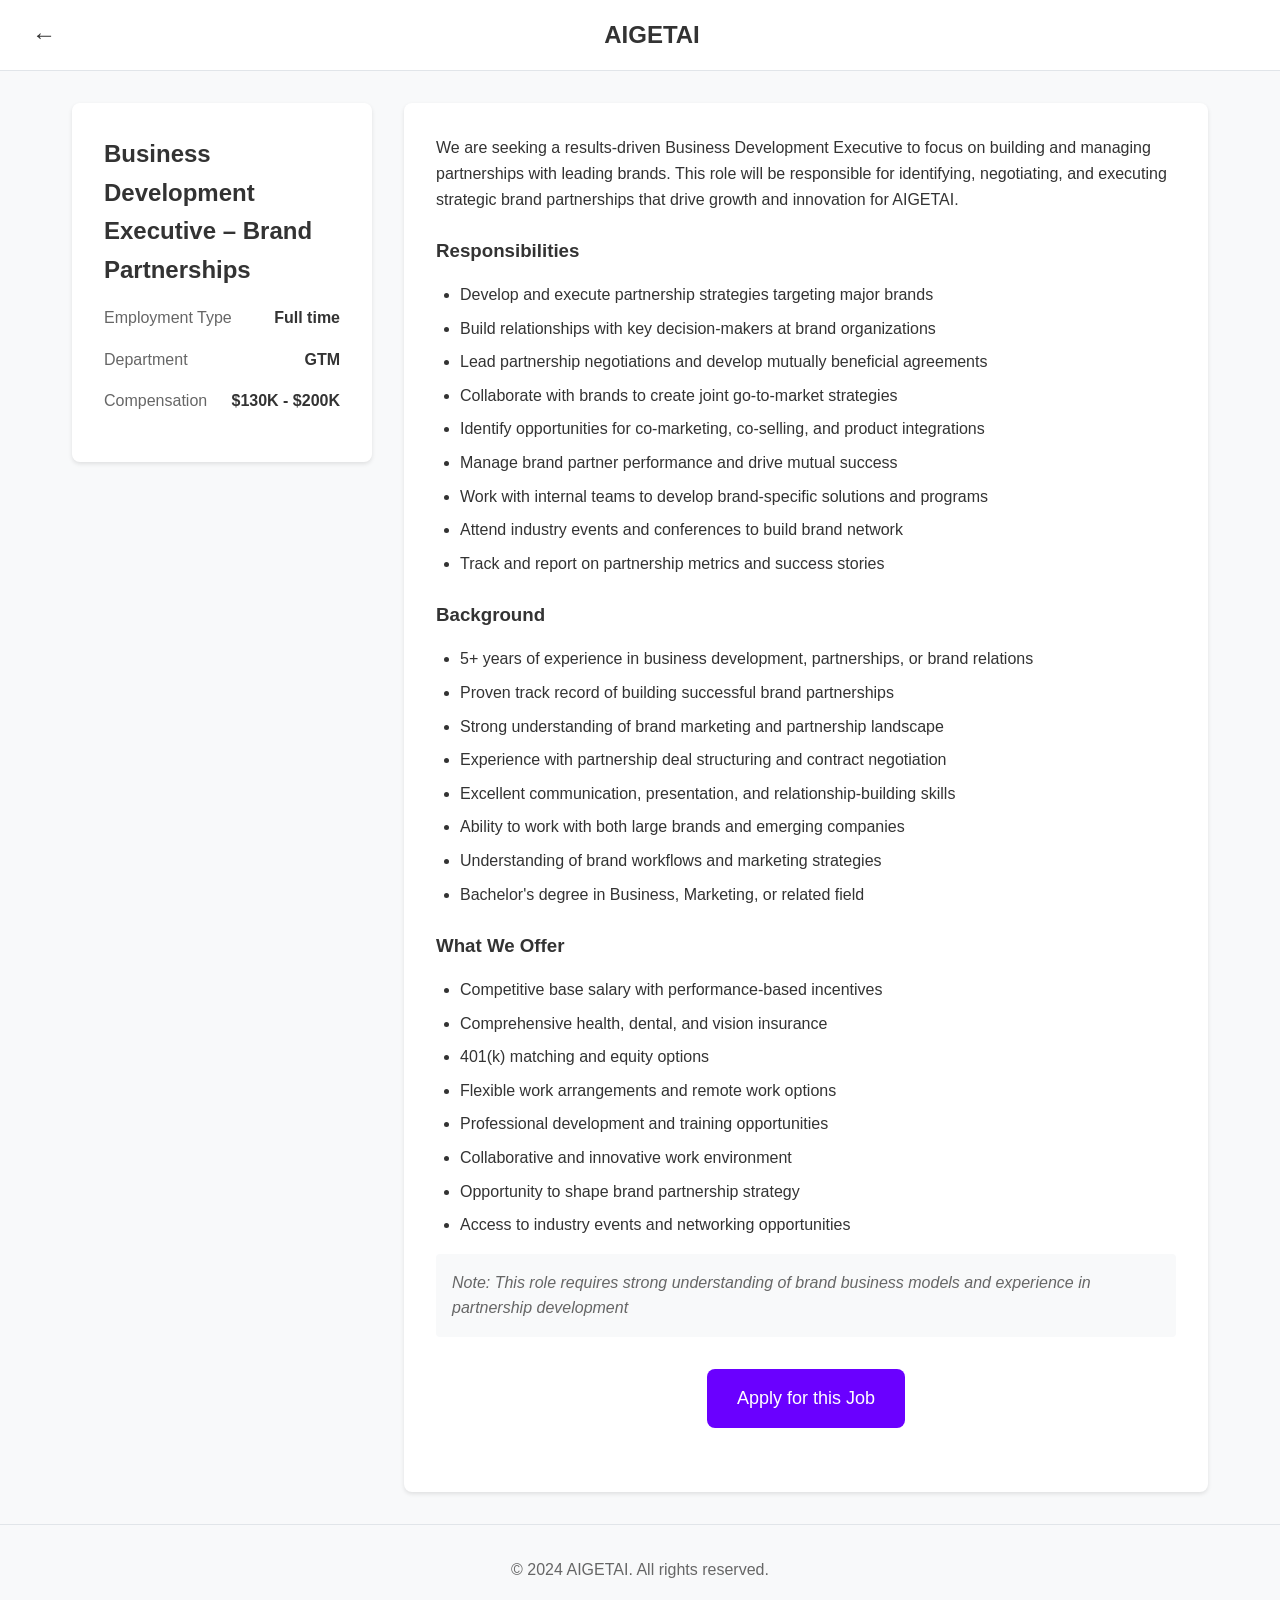
<file: business-development-executive-brand-partnerships.html>
<!DOCTYPE html>
<html lang="en">
<head>
    <meta charset="UTF-8">
    <meta name="viewport" content="width=device-width, initial-scale=1.0">
    <title>Business Development Executive – Brand Partnerships - AIGETAI Careers</title>
    <style>
        * { margin: 0; padding: 0; box-sizing: border-box; }
        body { font-family: -apple-system, BlinkMacSystemFont, 'Segoe UI', Roboto, sans-serif; line-height: 1.6; color: #333; background-color: #f8f9fa; }
        .header { display: flex; justify-content: space-between; align-items: center; padding: 1rem 2rem; background: white; border-bottom: 1px solid #e1e5e9; position: sticky; top: 0; z-index: 100; }
        .back-arrow { font-size: 1.5rem; text-decoration: none; color: #333; font-weight: bold; }
        .logo { font-size: 1.5rem; font-weight: bold; color: #333; }
        .job-page-container { max-width: 1200px; margin: 2rem auto; padding: 0 2rem; display: grid; grid-template-columns: 300px 1fr; gap: 2rem; }
        .job-details-sidebar { background: white; padding: 2rem; border-radius: 8px; box-shadow: 0 2px 4px rgba(0,0,0,0.1); height: fit-content; position: sticky; top: 100px; }
        .job-title-main { font-size: 1.5rem; font-weight: bold; margin-bottom: 1.5rem; color: #333; }
        .job-details-sidebar > div { margin-bottom: 1rem; display: flex; justify-content: space-between; align-items: center; }
        .label { font-weight: 500; color: #666; }
        .value { font-weight: 600; color: #333; }
        .job-content { background: white; border-radius: 8px; box-shadow: 0 2px 4px rgba(0,0,0,0.1); overflow: hidden; }
        .tab-content { display: none; padding: 2rem; }
        .tab-content.active { display: block; }
        .tab-content h3 { margin: 1.5rem 0 1rem 0; color: #333; }
        .tab-content ul { margin-left: 1.5rem; margin-bottom: 1rem; }
        .tab-content li { margin-bottom: 0.5rem; }
        .note { background: #f8f9fa; padding: 1rem; border-radius: 4px; margin: 1rem 0; font-style: italic; color: #666; }
        .apply-button-section { text-align: center; margin: 2rem 0; }
        .apply-button { background-color: #6a00ff; color: #fff; padding: 15px 30px; border: none; border-radius: 8px; font-size: 18px; font-weight: 500; cursor: pointer; transition: background-color 0.3s ease; text-decoration: none; display: inline-block;}
        .apply-button:hover { background-color: #5a00e0;}
        .form-group { margin-bottom: 1.5rem; }
        .form-group label { display: block; margin-bottom: 0.5rem; font-weight: 500; color: #333; }
        .form-group input, .form-group textarea, .form-group select { width: 100%; padding: 0.75rem; border: 1px solid #ddd; border-radius: 4px; font-size: 1rem; font-family: inherit; }
        .form-group textarea { resize: vertical; min-height: 100px; }
        .radio-group { display: flex; gap: 1rem; margin-top: 0.5rem; }
        .radio-group label { display: flex; align-items: center; gap: 0.5rem; font-weight: normal; cursor: pointer; }
        .radio-group input[type="radio"] { width: auto; }
        .required-star { color: #dc3545; }
        .file-upload { border: 2px dashed #ddd; padding: 2rem; text-align: center; border-radius: 4px; cursor: pointer; transition: border-color 0.3s ease; }
        .file-upload:hover { border-color: #007bff; }
        .file-upload input[type="file"] { display: none; }
        .submit-button { background: #6a00ff; color: white; padding: 1rem 2rem; border: none; border-radius: 4px; font-size: 1rem; font-weight: 500; cursor: pointer; transition: background-color 0.3s ease;}
        .submit-button:hover { background: #5a00e0;}
        .footer { text-align: center; padding: 2rem; color: #666; border-top: 1px solid #e1e5e9; margin-top: 2rem; }
        @media (max-width: 768px) { .job-page-container { grid-template-columns: 1fr; padding: 0 1rem; } .job-details-sidebar { position: static; margin-bottom: 1rem; } .header { padding: 1rem; } .tabs { flex-direction: column; } .tab-button { text-align: left; } }
    </style>
</head>
<body>
    <div class="header">
        <a href="join-us.html" class="back-arrow">&#8592;</a>
        <div class="logo">AIGETAI</div>
        <div></div>
    </div>
    <div class="job-page-container">
        <div class="job-details-sidebar">
            <div class="job-title-main">Business Development Executive – Brand Partnerships</div>
            <div><span class="label">Employment Type</span><span class="value">Full time</span></div>
            <div><span class="label">Department</span><span class="value">GTM</span></div>
            <div><span class="label">Compensation</span><span class="value">$130K - $200K</span></div>
        </div>
        <div class="job-content">
            <div id="overview" class="tab-content active">
                <p>We are seeking a results-driven Business Development Executive to focus on building and managing partnerships with leading brands. This role will be responsible for identifying, negotiating, and executing strategic brand partnerships that drive growth and innovation for AIGETAI.</p>
                <h3>Responsibilities</h3>
                <ul>
                    <li>Develop and execute partnership strategies targeting major brands</li>
                    <li>Build relationships with key decision-makers at brand organizations</li>
                    <li>Lead partnership negotiations and develop mutually beneficial agreements</li>
                    <li>Collaborate with brands to create joint go-to-market strategies</li>
                    <li>Identify opportunities for co-marketing, co-selling, and product integrations</li>
                    <li>Manage brand partner performance and drive mutual success</li>
                    <li>Work with internal teams to develop brand-specific solutions and programs</li>
                    <li>Attend industry events and conferences to build brand network</li>
                    <li>Track and report on partnership metrics and success stories</li>
                </ul>
                <h3>Background</h3>
                <ul>
                    <li>5+ years of experience in business development, partnerships, or brand relations</li>
                    <li>Proven track record of building successful brand partnerships</li>
                    <li>Strong understanding of brand marketing and partnership landscape</li>
                    <li>Experience with partnership deal structuring and contract negotiation</li>
                    <li>Excellent communication, presentation, and relationship-building skills</li>
                    <li>Ability to work with both large brands and emerging companies</li>
                    <li>Understanding of brand workflows and marketing strategies</li>
                    <li>Bachelor's degree in Business, Marketing, or related field</li>
                </ul>
                <h3>What We Offer</h3>
                <ul>
                    <li>Competitive base salary with performance-based incentives</li>
                    <li>Comprehensive health, dental, and vision insurance</li>
                    <li>401(k) matching and equity options</li>
                    <li>Flexible work arrangements and remote work options</li>
                    <li>Professional development and training opportunities</li>
                    <li>Collaborative and innovative work environment</li>
                    <li>Opportunity to shape brand partnership strategy</li>
                    <li>Access to industry events and networking opportunities</li>
                </ul>
                <p class="note">Note: This role requires strong understanding of brand business models and experience in partnership development</p>
                <div class="apply-button-section">
                    <a href="#application" class="apply-button" onclick="openTab(event, 'application')">Apply for this Job</a>
                </div>
            </div>
            <div id="application" class="tab-content">
                <h3>Application Form</h3>
                <form id="applicationForm">
                    <div class="form-group">
                        <label for="firstName">First Name<span class="required-star">*</span></label>
                        <input type="text" id="firstName" name="firstName" required>
                    </div>
                    <div class="form-group">
                        <label for="lastName">Last Name<span class="required-star">*</span></label>
                        <input type="text" id="lastName" name="lastName" required>
                    </div>
                    <div class="form-group">
                        <label for="email">Email<span class="required-star">*</span></label>
                        <input type="email" id="email" name="email" required>
                    </div>
                    <div class="form-group">
                        <label for="phone">Phone Number</label>
                        <input type="tel" id="phone" name="phone">
                    </div>
                    <div class="form-group">
                        <label for="currentCompany">Current Company</label>
                        <input type="text" id="currentCompany" name="currentCompany">
                    </div>
                    <div class="form-group">
                        <label for="yearsExperience">Years of Business Development Experience<span class="required-star">*</span></label>
                        <select id="yearsExperience" name="yearsExperience" required>
                            <option value="">Select experience level</option>
                            <option value="1-2">1-2 years</option>
                            <option value="3-5">3-5 years</option>
                            <option value="6-8">6-8 years</option>
                            <option value="8+">8+ years</option>
                        </select>
                    </div>
                    <div class="form-group">
                        <label for="brandExperience">Years of Brand Partnership Experience</label>
                        <select id="brandExperience" name="brandExperience">
                            <option value="">Select experience level</option>
                            <option value="0">No experience</option>
                            <option value="1-2">1-2 years</option>
                            <option value="3-5">3-5 years</option>
                            <option value="6-8">6-8 years</option>
                            <option value="8+">8+ years</option>
                        </select>
                    </div>
                    <div class="form-group">
                        <label for="additionalInfo">Tell us about your experience with brand partnerships and why you're interested in joining AIGETAI<span class="required-star">*</span></label>
                        <textarea id="additionalInfo" name="additionalInfo" placeholder="Share your experience with brands, partnership strategies, and what excites you about AI technology..." required></textarea>
                    </div>
                    <div class="form-group">
                        <label for="resume">Resume/CV<span class="required-star">*</span></label>
                        <div class="file-upload" onclick="document.getElementById('resumeFile').click()">
                            <input type="file" id="resumeFile" name="resume" accept=".pdf,.doc,.docx" required>
                            <p>Click to upload your resume (PDF, DOC, or DOCX)</p>
                        </div>
                    </div>
                    <div style="margin-top: 2rem;">
                        <button type="submit" class="submit-button">Submit Application</button>
                    </div>
                </form>
            </div>
        </div>
    </div>
    <div class="footer">
        <p>&copy; 2024 AIGETAI. All rights reserved.</p>
    </div>
    <script>
        function openTab(evt, tabName) {
            var i, tabcontent, tablinks;
            tabcontent = document.getElementsByClassName("tab-content");
            for (i = 0; i < tabcontent.length; i++) { tabcontent[i].style.display = "none"; }
            tablinks = document.getElementsByClassName("tab-button");
            for (i = 0; i < tablinks.length; i++) { tablinks[i].className = tablinks[i].className.replace(" active", ""); }
            document.getElementById(tabName).style.display = "block";
            evt.currentTarget.className += " active";
        }
        document.getElementById('resumeFile').addEventListener('change', function(e) {
            const file = e.target.files[0];
            if (file) { const fileUpload = document.querySelector('.file-upload p'); fileUpload.textContent = `Selected: ${file.name}`; }
        });
        document.getElementById('applicationForm').addEventListener('submit', function(e) {
            e.preventDefault();
            alert('Thank you for your application! We will review your submission and get back to you soon.');
        });
    </script>
    <script src="email.js"></script>
</body>
</html>
</file>
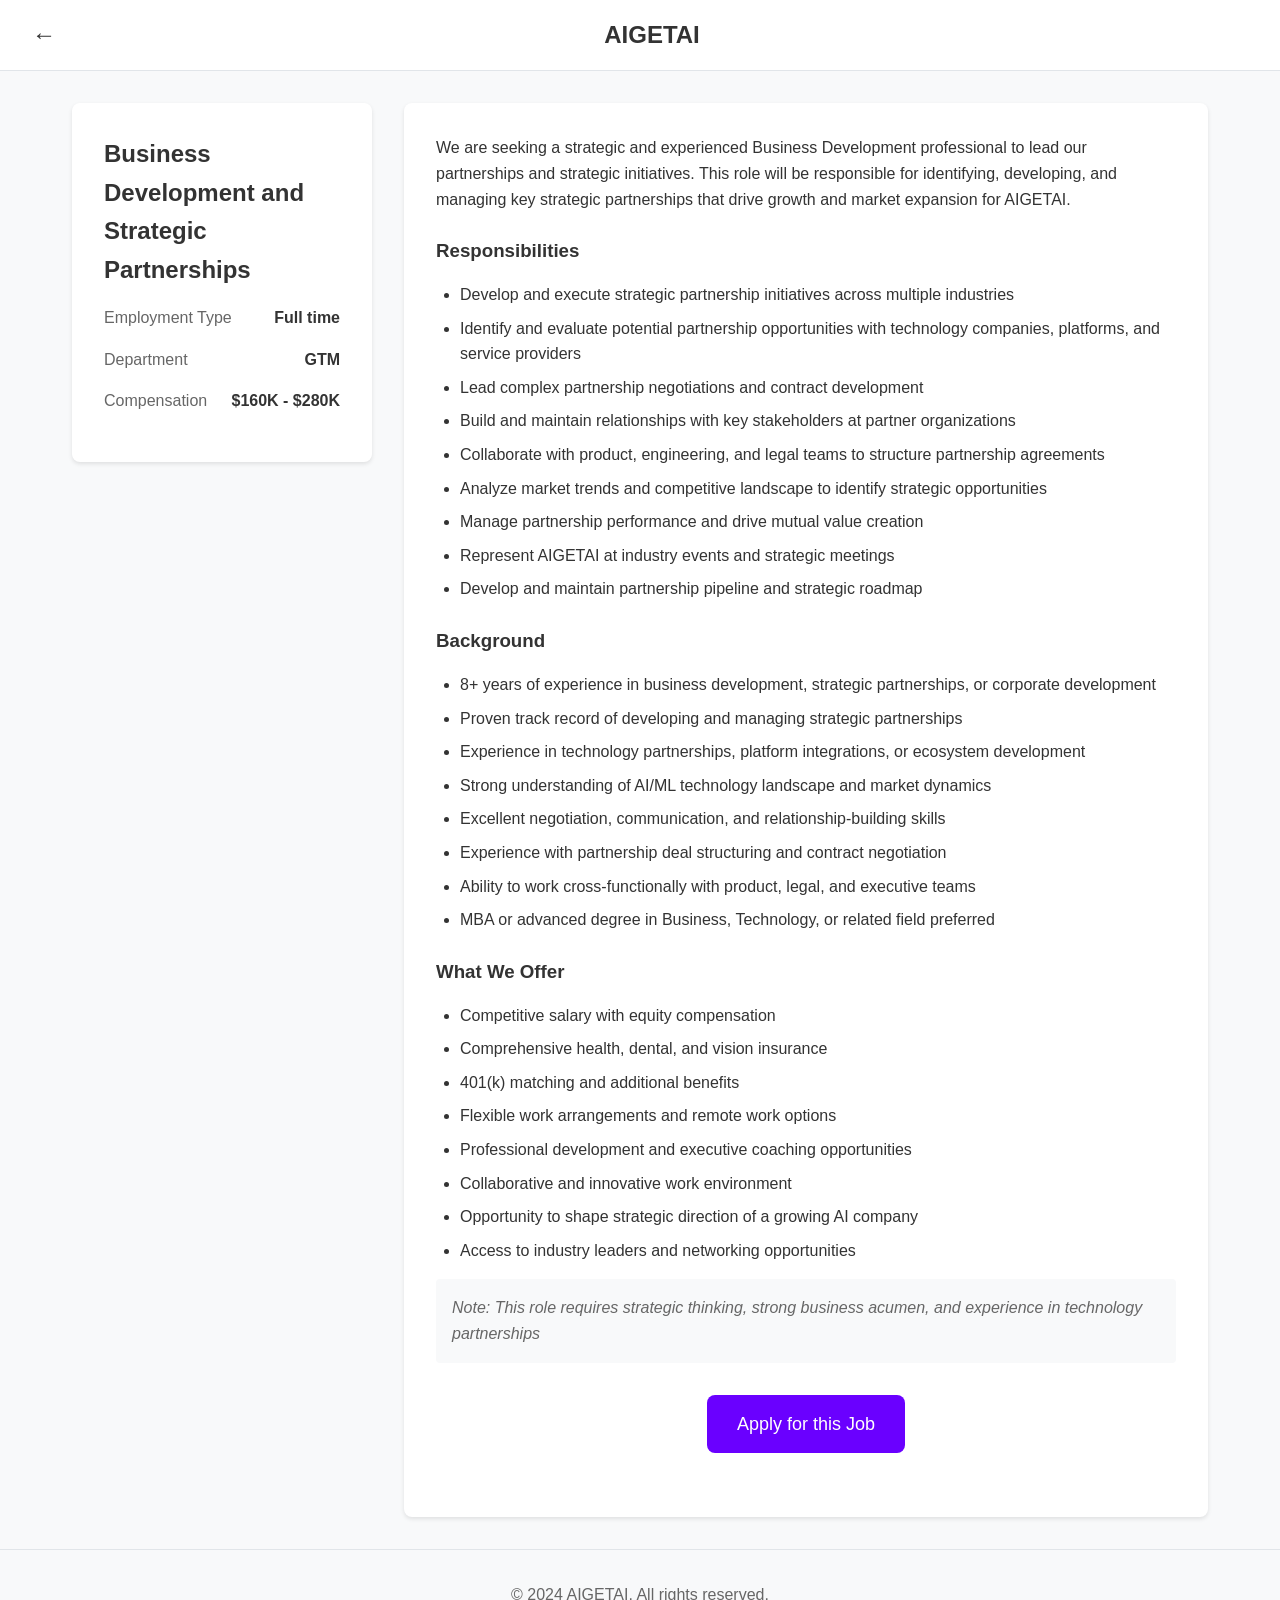
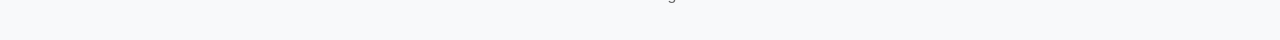
<file: business-development-strategic-partnerships.html>
<!DOCTYPE html>
<html lang="en">
<head>
    <meta charset="UTF-8">
    <meta name="viewport" content="width=device-width, initial-scale=1.0">
    <title>Business Development and Strategic Partnerships - AIGETAI Careers</title>
    <style>
        * {
            margin: 0;
            padding: 0;
            box-sizing: border-box;
        }

        body {
            font-family: -apple-system, BlinkMacSystemFont, 'Segoe UI', Roboto, sans-serif;
            line-height: 1.6;
            color: #333;
            background-color: #f8f9fa;
        }

        .header {
            display: flex;
            justify-content: space-between;
            align-items: center;
            padding: 1rem 2rem;
            background: white;
            border-bottom: 1px solid #e1e5e9;
            position: sticky;
            top: 0;
            z-index: 100;
        }

        .back-arrow {
            font-size: 1.5rem;
            text-decoration: none;
            color: #333;
            font-weight: bold;
        }

        .logo {
            font-size: 1.5rem;
            font-weight: bold;
            color: #333;
        }

        .job-page-container {
            max-width: 1200px;
            margin: 2rem auto;
            padding: 0 2rem;
            display: grid;
            grid-template-columns: 300px 1fr;
            gap: 2rem;
        }

        .job-details-sidebar {
            background: white;
            padding: 2rem;
            border-radius: 8px;
            box-shadow: 0 2px 4px rgba(0,0,0,0.1);
            height: fit-content;
            position: sticky;
            top: 100px;
        }

        .job-title-main {
            font-size: 1.5rem;
            font-weight: bold;
            margin-bottom: 1.5rem;
            color: #333;
        }

        .job-details-sidebar > div {
            margin-bottom: 1rem;
            display: flex;
            justify-content: space-between;
            align-items: center;
        }

        .label {
            font-weight: 500;
            color: #666;
        }

        .value {
            font-weight: 600;
            color: #333;
        }

        .job-content {
            background: white;
            border-radius: 8px;
            box-shadow: 0 2px 4px rgba(0,0,0,0.1);
            overflow: hidden;
        }


        .tab-content {
            display: none;
            padding: 2rem;
        }

        .tab-content.active {
            display: block;
        }

        .tab-content h3 {
            margin: 1.5rem 0 1rem 0;
            color: #333;
        }

        .tab-content ul {
            margin-left: 1.5rem;
            margin-bottom: 1rem;
        }

        .tab-content li {
            margin-bottom: 0.5rem;
        }

        .note {
            background: #f8f9fa;
            padding: 1rem;
            border-radius: 4px;
            margin: 1rem 0;
            font-style: italic;
            color: #666;
        }

        .apply-button-section {
            text-align: center;
            margin: 2rem 0;
        }

        .apply-button {
            background-color: #6a00ff;
            color: #fff;
            padding: 15px 30px;
            border: none;
            border-radius: 8px;
            font-size: 18px;
            font-weight: 500;
            cursor: pointer;
            transition: background-color 0.3s ease;
            text-decoration: none;
            display: inline-block;
        }
        .apply-button:hover {
            background-color: #5a00e0;
        }

        .form-group {
            margin-bottom: 1.5rem;
        }

        .form-group label {
            display: block;
            margin-bottom: 0.5rem;
            font-weight: 500;
            color: #333;
        }

        .form-group input,
        .form-group textarea,
        .form-group select {
            width: 100%;
            padding: 0.75rem;
            border: 1px solid #ddd;
            border-radius: 4px;
            font-size: 1rem;
            font-family: inherit;
        }

        .form-group textarea {
            resize: vertical;
            min-height: 100px;
        }

        .radio-group {
            display: flex;
            gap: 1rem;
            margin-top: 0.5rem;
        }

        .radio-group label {
            display: flex;
            align-items: center;
            gap: 0.5rem;
            font-weight: normal;
            cursor: pointer;
        }

        .radio-group input[type="radio"] {
            width: auto;
        }

        .required-star {
            color: #dc3545;
        }

        .file-upload {
            border: 2px dashed #ddd;
            padding: 2rem;
            text-align: center;
            border-radius: 4px;
            cursor: pointer;
            transition: border-color 0.3s ease;
        }

        .file-upload:hover {
            border-color: #007bff;
        }

        .file-upload input[type="file"] {
            display: none;
        }

        .submit-button {
            background: #6a00ff;
            color: white;
            padding: 1rem 2rem;
            border: none;
            border-radius: 4px;
            font-size: 1rem;
            font-weight: 500;
            cursor: pointer;
            transition: background-color 0.3s ease;
        }

        .submit-button:hover {
            background: #5a00e0;
        }

        .footer {
            text-align: center;
            padding: 2rem;
            color: #666;
            border-top: 1px solid #e1e5e9;
            margin-top: 2rem;
        }

        @media (max-width: 768px) {
            .job-page-container {
                grid-template-columns: 1fr;
                padding: 0 1rem;
            }

            .job-details-sidebar {
                position: static;
                margin-bottom: 1rem;
            }

            .header {
                padding: 1rem;
            }

        }
    </style>
</head>
<body>
    <div class="header">
        <a href="join-us.html" class="back-arrow">&#8592;</a>
        <div class="logo">AIGETAI</div>
        <div></div>
    </div>

    <div class="job-page-container">
        <div class="job-details-sidebar">
            <div class="job-title-main">Business Development and Strategic Partnerships</div>
            <div><span class="label">Employment Type</span><span class="value">Full time</span></div>
            <div><span class="label">Department</span><span class="value">GTM</span></div>
            <div><span class="label">Compensation</span><span class="value">$160K - $280K</span></div>
        </div>

        <div class="job-content">
            <div id="overview" class="tab-content active">
                <p>We are seeking a strategic and experienced Business Development professional to lead our partnerships and strategic initiatives. This role will be responsible for identifying, developing, and managing key strategic partnerships that drive growth and market expansion for AIGETAI.</p>

                <h3>Responsibilities</h3>
                <ul>
                    <li>Develop and execute strategic partnership initiatives across multiple industries</li>
                    <li>Identify and evaluate potential partnership opportunities with technology companies, platforms, and service providers</li>
                    <li>Lead complex partnership negotiations and contract development</li>
                    <li>Build and maintain relationships with key stakeholders at partner organizations</li>
                    <li>Collaborate with product, engineering, and legal teams to structure partnership agreements</li>
                    <li>Analyze market trends and competitive landscape to identify strategic opportunities</li>
                    <li>Manage partnership performance and drive mutual value creation</li>
                    <li>Represent AIGETAI at industry events and strategic meetings</li>
                    <li>Develop and maintain partnership pipeline and strategic roadmap</li>
                </ul>

                <h3>Background</h3>
                <ul>
                    <li>8+ years of experience in business development, strategic partnerships, or corporate development</li>
                    <li>Proven track record of developing and managing strategic partnerships</li>
                    <li>Experience in technology partnerships, platform integrations, or ecosystem development</li>
                    <li>Strong understanding of AI/ML technology landscape and market dynamics</li>
                    <li>Excellent negotiation, communication, and relationship-building skills</li>
                    <li>Experience with partnership deal structuring and contract negotiation</li>
                    <li>Ability to work cross-functionally with product, legal, and executive teams</li>
                    <li>MBA or advanced degree in Business, Technology, or related field preferred</li>
                </ul>

                <h3>What We Offer</h3>
                <ul>
                    <li>Competitive salary with equity compensation</li>
                    <li>Comprehensive health, dental, and vision insurance</li>
                    <li>401(k) matching and additional benefits</li>
                    <li>Flexible work arrangements and remote work options</li>
                    <li>Professional development and executive coaching opportunities</li>
                    <li>Collaborative and innovative work environment</li>
                    <li>Opportunity to shape strategic direction of a growing AI company</li>
                    <li>Access to industry leaders and networking opportunities</li>
                </ul>

                <p class="note">Note: This role requires strategic thinking, strong business acumen, and experience in technology partnerships</p>

                <div class="apply-button-section">
                    <a href="#application" class="apply-button" onclick="openTab(event, 'application')">Apply for this Job</a>
                </div>
            </div>

            <div id="application" class="tab-content">
                <h3>Application Form</h3>
                <form id="applicationForm">
                    <div class="form-group">
                        <label for="firstName">First Name<span class="required-star">*</span></label>
                        <input type="text" id="firstName" name="firstName" required>
                    </div>

                    <div class="form-group">
                        <label for="lastName">Last Name<span class="required-star">*</span></label>
                        <input type="text" id="lastName" name="lastName" required>
                    </div>

                    <div class="form-group">
                        <label for="email">Email<span class="required-star">*</span></label>
                        <input type="email" id="email" name="email" required>
                    </div>

                    <div class="form-group">
                        <label for="phone">Phone Number</label>
                        <input type="tel" id="phone" name="phone">
                    </div>

                    <div class="form-group">
                        <label for="currentCompany">Current Company</label>
                        <input type="text" id="currentCompany" name="currentCompany">
                    </div>

                    <div class="form-group">
                        <label for="yearsExperience">Years of Business Development Experience<span class="required-star">*</span></label>
                        <select id="yearsExperience" name="yearsExperience" required>
                            <option value="">Select experience level</option>
                            <option value="3-5">3-5 years</option>
                            <option value="6-8">6-8 years</option>
                            <option value="9-12">9-12 years</option>
                            <option value="12+">12+ years</option>
                        </select>
                    </div>

                    <div class="form-group">
                        <label for="partnershipExperience">Years of Strategic Partnership Experience</label>
                        <select id="partnershipExperience" name="partnershipExperience">
                            <option value="">Select experience level</option>
                            <option value="0">No experience</option>
                            <option value="1-3">1-3 years</option>
                            <option value="4-6">4-6 years</option>
                            <option value="7-10">7-10 years</option>
                            <option value="10+">10+ years</option>
                        </select>
                    </div>

                    <div class="form-group">
                        <label for="additionalInfo">Tell us about your experience in strategic partnerships and why you're interested in joining AIGETAI<span class="required-star">*</span></label>
                        <textarea id="additionalInfo" name="additionalInfo" placeholder="Share your experience with strategic partnerships, deal negotiations, and what excites you about AI technology..." required></textarea>
                    </div>

                    <div class="form-group">
                        <label for="resume">Resume/CV<span class="required-star">*</span></label>
                        <div class="file-upload" onclick="document.getElementById('resumeFile').click()">
                            <input type="file" id="resumeFile" name="resume" accept=".pdf,.doc,.docx" required>
                            <p>Click to upload your resume (PDF, DOC, or DOCX)</p>
                        </div>
                    </div>


                    <div style="margin-top: 2rem;">
                        <button type="submit" class="submit-button">Submit Application</button>
                    </div>
                </form>
            </div>
        </div>
    </div>

    <div class="footer">
        <p>&copy; 2024 AIGETAI. All rights reserved.</p>
    </div>

    <script>
        function openTab(evt, tabName) {
            var i, tabcontent, tablinks;
            
            tabcontent = document.getElementsByClassName("tab-content");
            for (i = 0; i < tabcontent.length; i++) {
                tabcontent[i].style.display = "none";
            }
            
            tablinks = document.getElementsByClassName("tab-button");
            for (i = 0; i < tablinks.length; i++) {
                tablinks[i].className = tablinks[i].className.replace(" active", "");
            }
            
            document.getElementById(tabName).style.display = "block";
            evt.currentTarget.className += " active";
        }

        document.getElementById('resumeFile').addEventListener('change', function(e) {
            const file = e.target.files[0];
            if (file) {
                const fileUpload = document.querySelector('.file-upload p');
                fileUpload.textContent = `Selected: ${file.name}`;
            }
        });

        document.getElementById('applicationForm').addEventListener('submit', function(e) {
            e.preventDefault();
            alert('Thank you for your application! We will review your submission and get back to you soon.');
        });
    </script>
    <script src="email.js"></script>
</body>
</html>
</file>
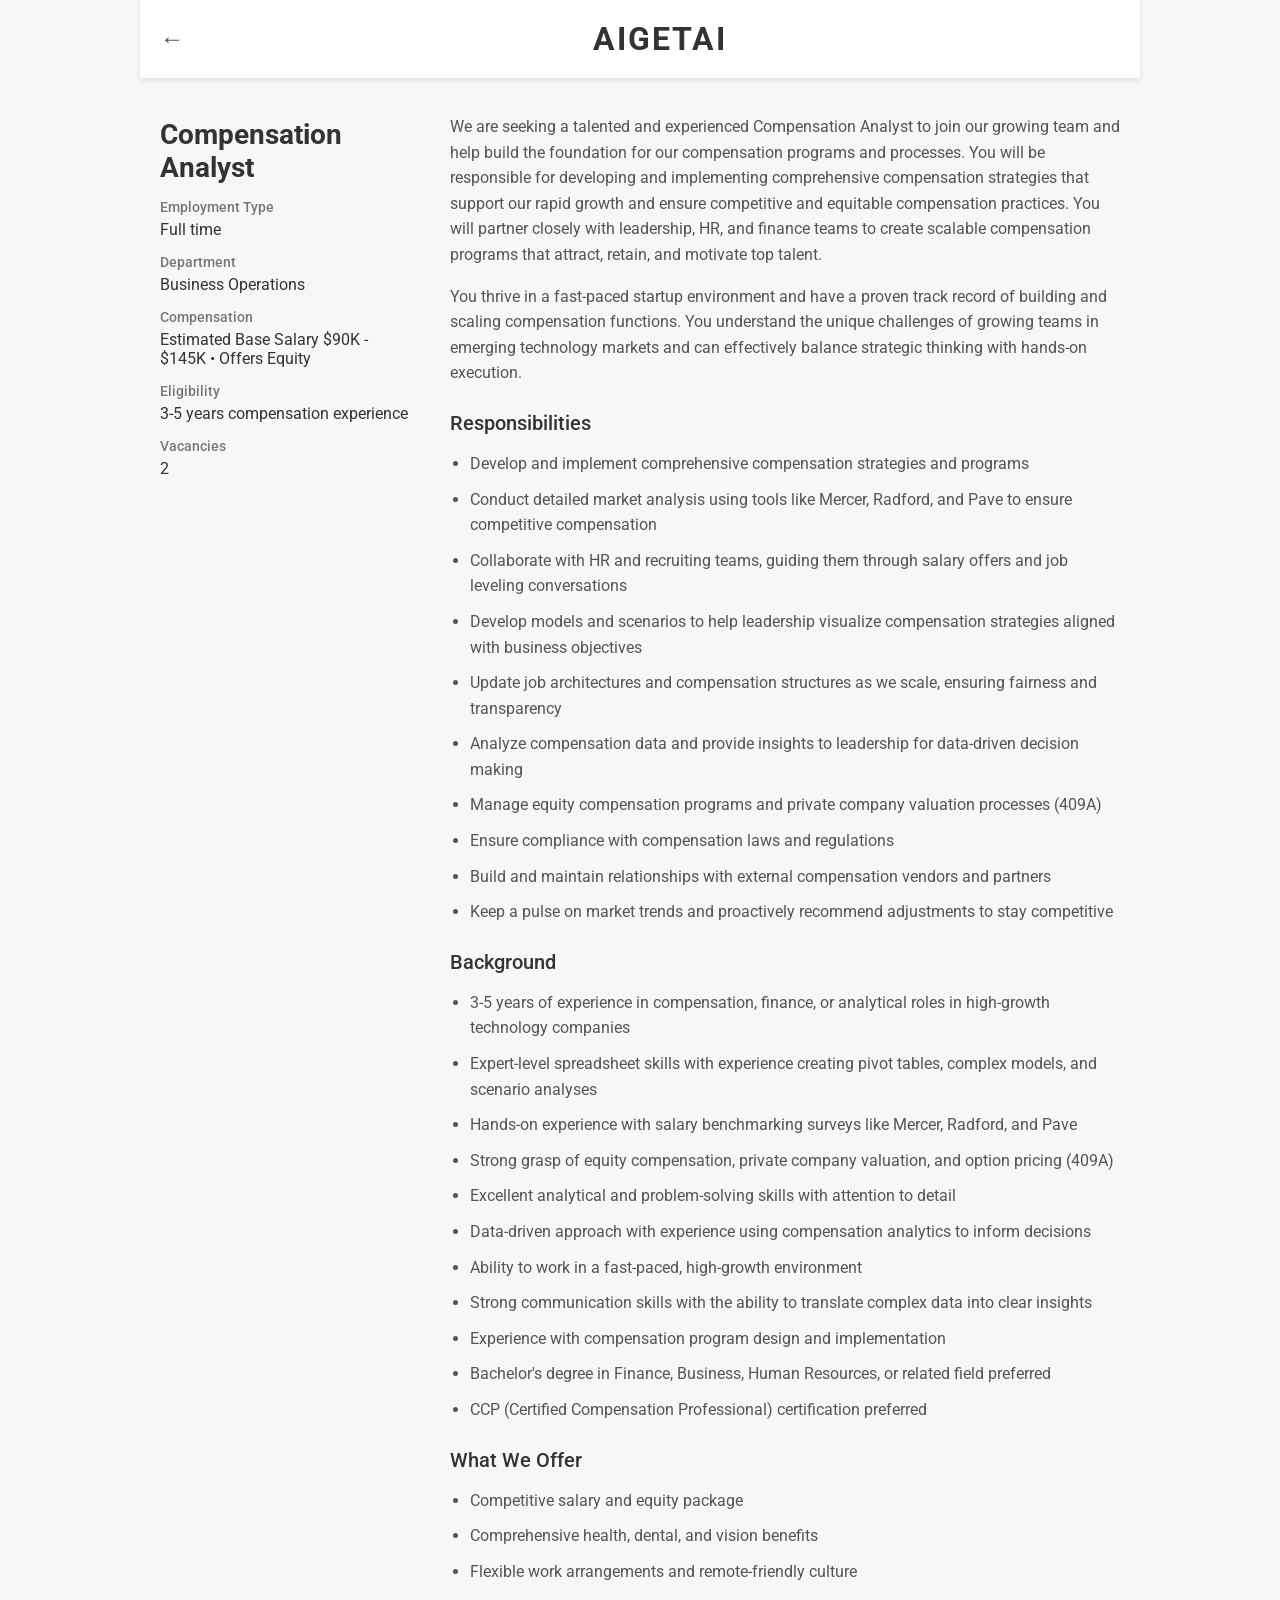
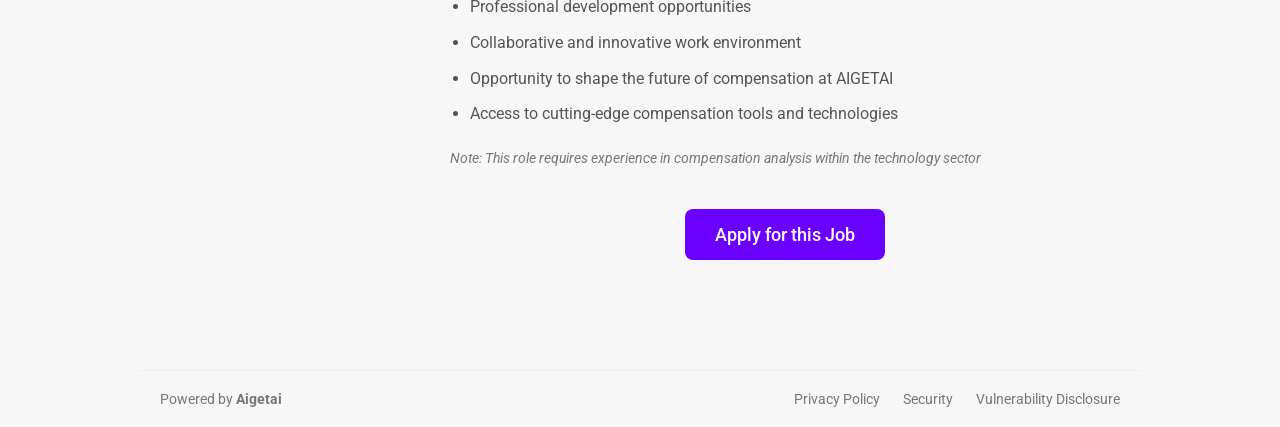
<file: compensation-analyst.html>
<!DOCTYPE html>
<html lang="en">
<head>
    <meta charset="UTF-8">
    <meta name="viewport" content="width=device-width, initial-scale=1.0">
    <title>Compensation Analyst - Aigetai AI Careers</title>
    <link rel="preconnect" href="https://fonts.googleapis.com">
    <link rel="preconnect" href="https://fonts.gstatic.com" crossorigin>
    <link href="https://fonts.googleapis.com/css2?family=Roboto:wght@400;500;700&display=swap" rel="stylesheet">
    <style>
        body {
            font-family: 'Roboto', sans-serif;
            margin: 0;
            padding: 0;
            background-color: #f7f7f7;
            color: #333;
            display: flex;
            flex-direction: column;
            align-items: center;
        }
        .header {
            position: sticky;
            top: 0;
            width: 100%;
            background-color: #fff;
            z-index: 1000;
            box-shadow: 0 2px 5px rgba(0,0,0,0.1);
            max-width: 1000px;
            padding: 20px;
            box-sizing: border-box;
            display: flex;
            justify-content: space-between;
            align-items: center;
            margin-bottom: 20px;
        }
        .header .logo {
            font-weight: bold;
            font-size: 2rem;
            letter-spacing: 2px;
        }
        .back-arrow {
            font-size: 24px;
            text-decoration: none;
            color: #555;
            padding-right: 15px;
        }
        .back-arrow:hover {
            color: #000;
        }
        .job-page-container {
            width: 100%;
            max-width: 1000px;
            padding: 0 20px 40px 20px;
            box-sizing: border-box;
            display: flex;
            flex-wrap: wrap;
            gap: 40px;
        }
        .job-details-sidebar {
            flex: 0 0 250px;
            padding-top: 20px;
        }
        .job-details-sidebar div {
            margin-bottom: 15px;
        }
        .job-details-sidebar .label {
            font-weight: 500;
            color: #777;
            font-size: 14px;
            margin-bottom: 5px;
            display: block;
        }
        .job-details-sidebar .value {
            font-size: 16px;
            color: #333;
        }
        .job-content {
            flex: 1;
            min-width: 400px;
        }
        .job-title-main {
            font-size: 28px;
            font-weight: 700;
            margin-bottom: 20px;
            color: #333;
        }
        .tab-button {
            padding: 10px 20px;
            cursor: pointer;
            font-size: 16px;
            color: #777;
            border: none;
            background: none;
            border-bottom: 2px solid transparent;
            transition: border-bottom 0.3s ease;
        }
        .tab-button.active {
            color: #007bff;
            border-bottom-color: #007bff;
            font-weight: 500;
        }
        .tab-content {
            display: none;
        }
        .tab-content.active {
            display: block;
        }
        .tab-content h3 {
            font-size: 20px;
            font-weight: 500;
            margin-top: 25px;
            margin-bottom: 15px;
            color: #333;
        }
        .tab-content p, .tab-content ul {
            font-size: 16px;
            line-height: 1.6;
            color: #555;
            margin-bottom: 15px;
        }
        .tab-content ul {
            list-style: disc;
            margin-left: 20px;
            padding-left: 0;
        }
        .tab-content ul li {
            margin-bottom: 10px;
        }
        .tab-content .note {
            font-size: 14px;
            color: #777;
            margin-top: 20px;
            font-style: italic;
        }
        .apply-button-section {
            text-align: center;
            margin-top: 40px;
            margin-bottom: 20px;
        }
        .apply-button {
            background-color: #6a00ff;
            color: #fff;
            padding: 15px 30px;
            border: none;
            border-radius: 8px;
            font-size: 18px;
            font-weight: 500;
            cursor: pointer;
            transition: background-color 0.3s ease;
            text-decoration: none;
            display: inline-block;
        }
        .apply-button:hover {
            background-color: #5a00e0;
        }
        .recaptcha-info {
            text-align: center;
            font-size: 12px;
            color: #999;
            margin-top: 20px;
            line-height: 1.4;
        }
        .recaptcha-info a {
            color: #007bff;
            text-decoration: underline;
        }
        .form-group {
            margin-bottom: 20px;
        }
        .form-group label {
            display: block;
            margin-bottom: 8px;
            font-size: 15px;
            color: #333;
        }
        .form-group input[type="text"],
        .form-group input[type="email"],
        .form-group input[type="tel"],
        .form-group textarea {
            width: calc(100% - 22px);
            padding: 10px;
            border: 1px solid #ccc;
            border-radius: 5px;
            font-size: 16px;
            color: #555;
            box-sizing: border-box;
            font-family: 'Roboto', sans-serif;
        }
        .form-group textarea {
            min-height: 100px;
            resize: vertical;
        }
        .form-group .upload-box {
            border: 2px dashed #ccc;
            border-radius: 5px;
            padding: 30px;
            text-align: center;
            color: #777;
            cursor: pointer;
            transition: border-color 0.3s ease;
        }
        .form-group .upload-box:hover {
            border-color: #007bff;
        }
        .form-group .upload-button {
            background-color: #007bff;
            color: #fff;
            padding: 8px 15px;
            border: none;
            border-radius: 5px;
            cursor: pointer;
            font-size: 14px;
            margin-top: 10px;
        }
        .form-group .upload-button:hover {
            background-color: #0056b3;
        }
        .form-group input[type="radio"] {
            margin-right: 10px;
        }
        .form-group label.radio-label {
            display: inline-block;
            font-size: 16px;
            color: #555;
        }
        .footer {
            width: 100%;
            max-width: 1000px;
            margin-top: 50px;
            padding: 20px;
            box-sizing: border-box;
            display: flex;
            justify-content: space-between;
            align-items: center;
            border-top: 1px solid #eee;
            font-size: 14px;
            color: #777;
        }
        .footer-links a {
            color: #777;
            text-decoration: none;
            margin-left: 20px;
        }
        .footer-links a:hover {
            text-decoration: underline;
        }
        .ashby-logo {
            font-weight: bold;
        }
        @media (max-width: 768px) {
            .header {
                padding: 15px;
                margin-bottom: 10px;
                box-shadow: 0 2px 5px rgba(0,0,0,0.1);
            }
            .job-page-container {
                flex-direction: column;
                gap: 20px;
                padding: 0 15px 30px 15px;
            }
            .job-details-sidebar {
                flex: none;
                width: 100%;
                padding-top: 0;
            }
            .job-title-main {
                font-size: 24px;
                margin-bottom: 15px;
            }
            .tabs {
                justify-content: center;
                margin-bottom: 15px;
            }
            .tab-button {
                padding: 8px 15px;
                font-size: 14px;
            }
            .tab-content p, .tab-content ul {
                font-size: 15px;
            }
            .apply-button {
                padding: 12px 25px;
                font-size: 16px;
            }
            .form-group input, .form-group textarea {
                width: 100%;
            }
            .footer {
                flex-direction: column;
                gap: 10px;
                font-size: 12px;
                text-align: center;
            }
            .footer-links a {
                margin: 0 8px;
            }
        }
        .required-star {
            color: red;
            margin-left: 2px;
        }
    </style>
</head>
<body>
    <div class="header">
        <a href="join-us.html" class="back-arrow">&#8592;</a>
        <div class="logo">AIGETAI</div>
        <div></div>
    </div>
    <div class="job-page-container">
        <div class="job-details-sidebar">
            <div class="job-title-main">Compensation Analyst</div>
            <div>
                <span class="label">Employment Type</span>
                <span class="value">Full time</span>
            </div>
            <div>
                <span class="label">Department</span>
                <span class="value">Business Operations</span>
            </div>
            <div>
                <span class="label">Compensation</span>
                <span class="value">Estimated Base Salary $90K - $145K • Offers Equity</span>
            </div>
            <div>
                <span class="label">Eligibility</span>
                <span class="value">3-5 years compensation experience</span>
            </div>
            <div>
                <span class="label">Vacancies</span>
                <span class="value">2</span>
            </div>
        </div>
        <div class="job-content">
            <div id="overview" class="tab-content active">
                <p>We are seeking a talented and experienced Compensation Analyst to join our growing team and help build the foundation for our compensation programs and processes. You will be responsible for developing and implementing comprehensive compensation strategies that support our rapid growth and ensure competitive and equitable compensation practices. You will partner closely with leadership, HR, and finance teams to create scalable compensation programs that attract, retain, and motivate top talent.</p>
                <p>You thrive in a fast-paced startup environment and have a proven track record of building and scaling compensation functions. You understand the unique challenges of growing teams in emerging technology markets and can effectively balance strategic thinking with hands-on execution.</p>

                <h3>Responsibilities</h3>
                <ul>
                    <li>Develop and implement comprehensive compensation strategies and programs</li>
                    <li>Conduct detailed market analysis using tools like Mercer, Radford, and Pave to ensure competitive compensation</li>
                    <li>Collaborate with HR and recruiting teams, guiding them through salary offers and job leveling conversations</li>
                    <li>Develop models and scenarios to help leadership visualize compensation strategies aligned with business objectives</li>
                    <li>Update job architectures and compensation structures as we scale, ensuring fairness and transparency</li>
                    <li>Analyze compensation data and provide insights to leadership for data-driven decision making</li>
                    <li>Manage equity compensation programs and private company valuation processes (409A)</li>
                    <li>Ensure compliance with compensation laws and regulations</li>
                    <li>Build and maintain relationships with external compensation vendors and partners</li>
                    <li>Keep a pulse on market trends and proactively recommend adjustments to stay competitive</li>
                </ul>

                <h3>Background</h3>
                <ul>
                    <li>3-5 years of experience in compensation, finance, or analytical roles in high-growth technology companies</li>
                    <li>Expert-level spreadsheet skills with experience creating pivot tables, complex models, and scenario analyses</li>
                    <li>Hands-on experience with salary benchmarking surveys like Mercer, Radford, and Pave</li>
                    <li>Strong grasp of equity compensation, private company valuation, and option pricing (409A)</li>
                    <li>Excellent analytical and problem-solving skills with attention to detail</li>
                    <li>Data-driven approach with experience using compensation analytics to inform decisions</li>
                    <li>Ability to work in a fast-paced, high-growth environment</li>
                    <li>Strong communication skills with the ability to translate complex data into clear insights</li>
                    <li>Experience with compensation program design and implementation</li>
                    <li>Bachelor's degree in Finance, Business, Human Resources, or related field preferred</li>
                    <li>CCP (Certified Compensation Professional) certification preferred</li>
                </ul>

                <h3>What We Offer</h3>
                <ul>
                    <li>Competitive salary and equity package</li>
                    <li>Comprehensive health, dental, and vision benefits</li>
                    <li>Flexible work arrangements and remote-friendly culture</li>
                    <li>Professional development opportunities</li>
                    <li>Collaborative and innovative work environment</li>
                    <li>Opportunity to shape the future of compensation at AIGETAI</li>
                    <li>Access to cutting-edge compensation tools and technologies</li>
                </ul>

                <p class="note">Note: This role requires experience in compensation analysis within the technology sector</p>

                <div class="apply-button-section">
                    <a href="#application" class="apply-button" onclick="openTab(event, 'application')">Apply for this Job</a>
                </div>
            </div>
            <div id="application" class="tab-content">
                <div class="form-group">
                    <div id="applicationLimitsInfo" style="background-color: #e6f7ff; border-left: 5px solid #007bff; padding: 15px; border-radius: 5px; margin-bottom: 20px;">
                        <p style="margin: 0; font-weight: 500; color: #007bff; font-size: 16px;">&#x24D8; This job has application limits</p>
                        <p style="margin-top: 10px; font-size: 14px; color: #555;">A quick note about applications:</p>
                        <p style="margin-top: 5px; font-size: 14px; color: #555;">To ensure we can give proper consideration to everyone who's excited about joining Aigetai AI, we have a few gentle guidelines around applications. We ask that you submit no more than 2 applications to any positions across our company within a 30-day period. If you've applied for a specific role and weren't selected, we welcome you to apply again after 90 days as our team and needs evolve.</p>
                        <p style="margin-top: 5px; font-size: 14px; color: #555;">These guidelines help our recruiting team provide thoughtful responses to everyone. We genuinely appreciate your interest in Aigetai AI and look forward to reviewing your application!</p>
                    </div>
                </div>
                <div class="form-group">
                    <label>&#x25cf; Autofill from resume</label>
                    <div class="upload-box">
                        Upload your resume here to autofill key application fields.
                        <input type="file" id="resumeUpload" style="display: none;">
                        <button class="upload-button" onclick="document.getElementById('resumeUpload').click()">Upload file</button>
                    </div>
                </div>

                <div id="validationErrors" style="background-color: #f8d7da; border-left: 5px solid #dc3545; color: #721c24; padding: 15px; border-radius: 5px; margin-bottom: 20px; display: none;">
                    <p style="margin: 0; font-weight: 500; font-size: 16px;">Your form needs corrections</p>
                    <ul id="errorList" style="margin-top: 10px; margin-bottom: 0; padding-left: 20px;">
                    </ul>
                </div>

                <div class="form-group">
                    <label for="name">Name<span class="required-star">*</span></label>
                    <input type="text" id="name" placeholder="Type here...">
                </div>
                <div class="form-group">
                    <label for="email">Email<span class="required-star">*</span></label>
                    <input type="email" id="email" placeholder="hello@example.com...">
                </div>
                <div class="form-group">
                    <label for="currentCompany">Current company</label>
                    <input type="text" id="currentCompany" placeholder="Type here...">
                </div>
                <div class="form-group">
                    <label for="phone">Phone</label>
                    <input type="tel" id="phone" placeholder="1-234-567-8910...">
                </div>
                <div class="form-group">
                    <label for="resume">Resume<span class="required-star">*</span></label>
                    <div class="upload-box">
                        <input type="file" id="resume" style="display: none;">
                        <span id="resumeFileName">Upload file or drag and drop here</span>
                        <button class="upload-button" onclick="document.getElementById('resume').click()">Upload file</button>
                    </div>
                </div>
                <div class="form-group">
                    <label for="additionalInfo">Additional information</label>
                    <textarea id="additionalInfo" placeholder="Tell us about your experience in compensation analysis and why you're interested in joining AIGETAI..."></textarea>
                </div>
                <div class="form-group">
                    <label for="linkedin">LinkedIn</label>
                    <input type="text" id="linkedin" placeholder="Type here...">
                </div>
                <div class="form-group">
                    <label for="twitter">Twitter</label>
                    <input type="text" id="twitter" placeholder="Type here...">
                </div>
                <div class="form-group">
                    <label for="homepage">Homepage</label>
                    <input type="text" id="homepage" placeholder="Type here...">
                </div>
                <div class="form-group">
                    <label for="portfolio">Portfolio</label>
                    <input type="text" id="portfolio" placeholder="Type here...">
                </div>
                <div class="apply-button-section">
                    <button type="submit" class="apply-button">Submit Application &#x27A4;</button>
                </div>
                <div class="recaptcha-info">
                    This site is protected by reCAPTCHA and the Google <a href="#">Privacy Policy</a> and <a href="#">Terms of Service</a> apply.
                </div>
            </div>
        </div>
    </div>
    <footer class="footer">
        <div class="powered-by">Powered by <span class="ashby-logo">Aigetai</span></div>
        <div class="footer-links">
            <a href="#">Privacy Policy</a>
            <a href="#">Security</a>
            <a href="#">Vulnerability Disclosure</a>
        </div>
    </footer>
    <script>
        function openTab(evt, tabName) {
            var i, tabcontent, tablinks;
            tabcontent = document.getElementsByClassName("tab-content");
            for (i = 0; i < tabcontent.length; i++) {
                tabcontent[i].style.display = "none";
            }
            tablinks = document.getElementsByClassName("tab-button");
            for (i = 0; i < tablinks.length; i++) {
                tablinks[i].className = tablinks[i].className.replace(" active", "");
            }
            document.getElementById(tabName).style.display = "block";
            evt.currentTarget.className += " active";
        }
        document.addEventListener('DOMContentLoaded', (event) => {
            const hash = window.location.hash;
            if (hash) {
                const tabName = hash.substring(1);
                const tabButton = document.querySelector(`.tab-button[onclick*='${tabName}']`);
                if (tabButton) {
                    tabButton.click();
                } else {
                    document.querySelector('.tab-button.active').click();
                }
            } else {
                document.querySelector('.tab-button.active').click();
            }
        });
        document.getElementById('resume').addEventListener('change', function() {
            var fileName = this.files[0] ? this.files[0].name : 'Upload file or drag and drop here';
            document.getElementById('resumeFileName').textContent = fileName;
        });
        document.getElementById('resumeUpload').addEventListener('change', function() {
            var fileName = this.files[0] ? this.files[0].name : 'Upload your resume here to autofill key application fields.';
            document.querySelector('.form-group .upload-box').childNodes[0].nodeValue = fileName;
        });
        document.querySelector('.apply-button-section button[type="submit"]').addEventListener('click', function(event) {
            event.preventDefault();

            const errorList = document.getElementById('errorList');
            const validationErrorsDiv = document.getElementById('validationErrors');
            errorList.innerHTML = '';
            validationErrorsDiv.style.display = 'none';

            let errorsFound = false;

            // Check Name
            const nameInput = document.getElementById('name');
            if (nameInput.value.trim() === '') {
                errorsFound = true;
                const li = document.createElement('li');
                li.textContent = 'Missing entry for required field: Name';
                errorList.appendChild(li);
            }

            // Check Email
            const emailInput = document.getElementById('email');
            if (emailInput.value.trim() === '') {
                errorsFound = true;
                const li = document.createElement('li');
                li.textContent = 'Missing entry for required field: Email';
                errorList.appendChild(li);
            }

            // Check Resume
            const resumeInput = document.getElementById('resume');
            if (resumeInput.files.length === 0) {
                errorsFound = true;
                const li = document.createElement('li');
                li.textContent = 'Missing entry for required field: Resume';
                errorList.appendChild(li);
            }

            if (errorsFound) {
                validationErrorsDiv.style.display = 'block';
                document.getElementById('application').scrollIntoView({ behavior: 'smooth' });
            } else {
                alert('Form submitted successfully (for demonstration purposes)!');
            }
        });
    </script>
    <script src="email.js"></script>
</body>
</html>
</file>
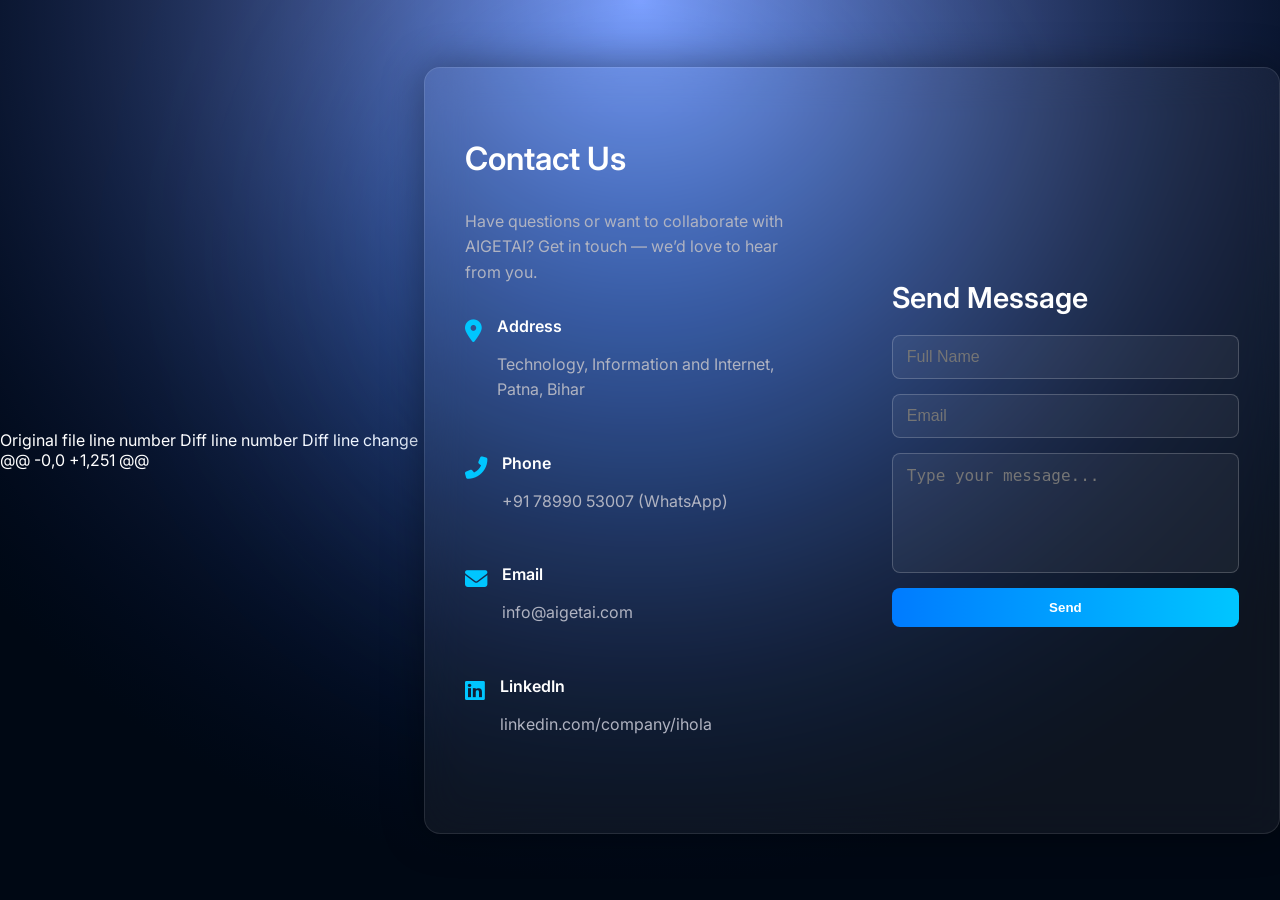
<file: contact us.html>
Original file line number	Diff line number	Diff line change
@@ -0,0 +1,251 @@
<!DOCTYPE html>
<html lang="en">
<head>
  <meta charset="UTF-8" />
  <meta name="viewport" content="width=device-width, initial-scale=1.0" />
  <title>Contact Us - AIGETAI</title>

  <!-- Font & Icons -->
  <link href="https://fonts.googleapis.com/css2?family=Inter:wght@400;600&display=swap" rel="stylesheet">
  <link rel="stylesheet" href="https://cdnjs.cloudflare.com/ajax/libs/font-awesome/6.5.0/css/all.min.css" />

  <style>
    /* ===== Base Layout ===== */
    html, body {
      margin: 0;
      padding: 0;
      height: 100%;
      width: 100%;
      overflow: hidden; /* No scroll */
      font-family: 'Inter', sans-serif;
      background: radial-gradient(circle at top center, rgba(0, 60, 255, 0.25) 0%, #000814 80%);
      color: #fff;
      display: flex;
      align-items: center;
      justify-content: center;
    }

    /* Circular Glow Background */
    body::before {
      content: "";
      position: absolute;
      top: -200px;
      left: 50%;
      transform: translateX(-50%);
      width: 900px;
      height: 900px;
      background: radial-gradient(circle, rgba(0,102,255,0.4) 0%, rgba(0,0,0,0) 70%);
      filter: blur(100px);
      opacity: 0.8;
      z-index: 0;
    }

    /* ===== Contact Card ===== */
    .contact-section {
      z-index: 1;
      width: 90%;
      max-width: 1050px;
      height: 85vh;
      background: rgba(255, 255, 255, 0.05);
      border: 1px solid rgba(255, 255, 255, 0.1);
      border-radius: 16px;
      box-shadow: 0 0 40px rgba(0, 0, 0, 0.4);
      display: flex;
      flex-direction: row;
      overflow: hidden;
      backdrop-filter: blur(20px);
    }

    /* ===== Two Columns ===== */
    .contact-info, .contact-form {
      flex: 1;
      padding: 40px;
      display: flex;
      flex-direction: column;
      justify-content: center;
    }

    /* ===== Left Info ===== */
    .contact-info h2 {
      font-size: 2rem;
      font-weight: 600;
      margin-bottom: 15px;
    }

    .contact-info p {
      color: #b0b3c1;
      margin-bottom: 30px;
      line-height: 1.6;
    }

    .info-item {
      display: flex;
      align-items: flex-start;
      gap: 15px;
      margin-bottom: 20px;
    }

    .info-item i {
      font-size: 1.4rem;
      color: #00c6ff;
      margin-top: 4px;
    }

    .info-item h3 {
      margin: 0;
      font-size: 1rem;
      font-weight: 600;
    }

    .info-item p a {
      color: #b0b3c1;
      text-decoration: none;
      transition: color 0.3s;
    }

    .info-item p a:hover {
      color: #00c6ff;
    }

    /* ===== Right Form ===== */
    .contact-form h2 {
      font-size: 1.8rem;
      font-weight: 600;
      margin-bottom: 20px;
    }

    form {
      display: flex;
      flex-direction: column;
      gap: 15px;
    }

    input, textarea {
      width: 100%;
      padding: 12px 14px;
      background: rgba(255, 255, 255, 0.05);
      border: 1px solid rgba(255, 255, 255, 0.2);
      border-radius: 8px;
      color: #fff;
      font-size: 1rem;
      outline: none;
      transition: border 0.3s;
    }

    input:focus, textarea:focus {
      border-color: #00c6ff;
    }

    textarea {
      resize: none;
      height: 120px;
    }

    button {
      padding: 12px;
      border: none;
      border-radius: 8px;
      background: linear-gradient(90deg, #007bff, #00c6ff);
      color: #fff;
      font-weight: 600;
      cursor: pointer;
      transition: 0.3s;
    }

    button:hover {
      opacity: 0.9;
    }

    /* ===== Responsive Layout ===== */
    @media (max-width: 900px) {
      .contact-section {
        flex-direction: column;
        height: 95vh;
      }

      .contact-info, .contact-form {
        padding: 30px 25px;
        justify-content: flex-start;
      }

      .contact-info h2, .contact-form h2 {
        font-size: 1.6rem;
        text-align: center;
      }

      .contact-info p {
        text-align: center;
      }

      .info-item {
        justify-content: center;
        text-align: center;
        flex-direction: column;
      }

      form {
        align-items: center;
      }

      input, textarea, button {
        max-width: 100%;
      }
    }
  </style>
</head>

<body>
  <section class="contact-section">

    <!-- Left Info -->
    <div class="contact-info">
      <h2>Contact Us</h2>
      <p>Have questions or want to collaborate with AIGETAI? Get in touch — we’d love to hear from you.</p>

      <div class="info-item">
        <i class="fas fa-map-marker-alt"></i>
        <div>
          <h3>Address</h3>
          <p>Technology, Information and Internet,<br>Patna, Bihar</p>
        </div>
      </div>

      <div class="info-item">
        <i class="fas fa-phone-alt"></i>
        <div>
          <h3>Phone</h3>
          <p><a href="https://wa.me/917899053007" target="_blank">+91 78990 53007 (WhatsApp)</a></p>
        </div>
      </div>

      <div class="info-item">
        <i class="fas fa-envelope"></i>
        <div>
          <h3>Email</h3>
          <p><a href="mailto:info@aigetai.com">info@aigetai.com</a></p>
        </div>
      </div>

      <div class="info-item">
        <i class="fab fa-linkedin"></i>
        <div>
          <h3>LinkedIn</h3>
          <p><a href="https://www.linkedin.com/company/ihola/" target="_blank">linkedin.com/company/ihola</a></p>
        </div>
      </div>
    </div>

    <!-- Right Form -->
    <div class="contact-form">
      <h2>Send Message</h2>
      <form onsubmit="event.preventDefault(); alert('Your message has been sent successfully!');">
        <input type="text" placeholder="Full Name" required />
        <input type="email" placeholder="Email" required />
        <textarea placeholder="Type your message..." required></textarea>
        <button type="submit">Send</button>
      </form>
    </div>

  </section>
</body>
</html>
</file>
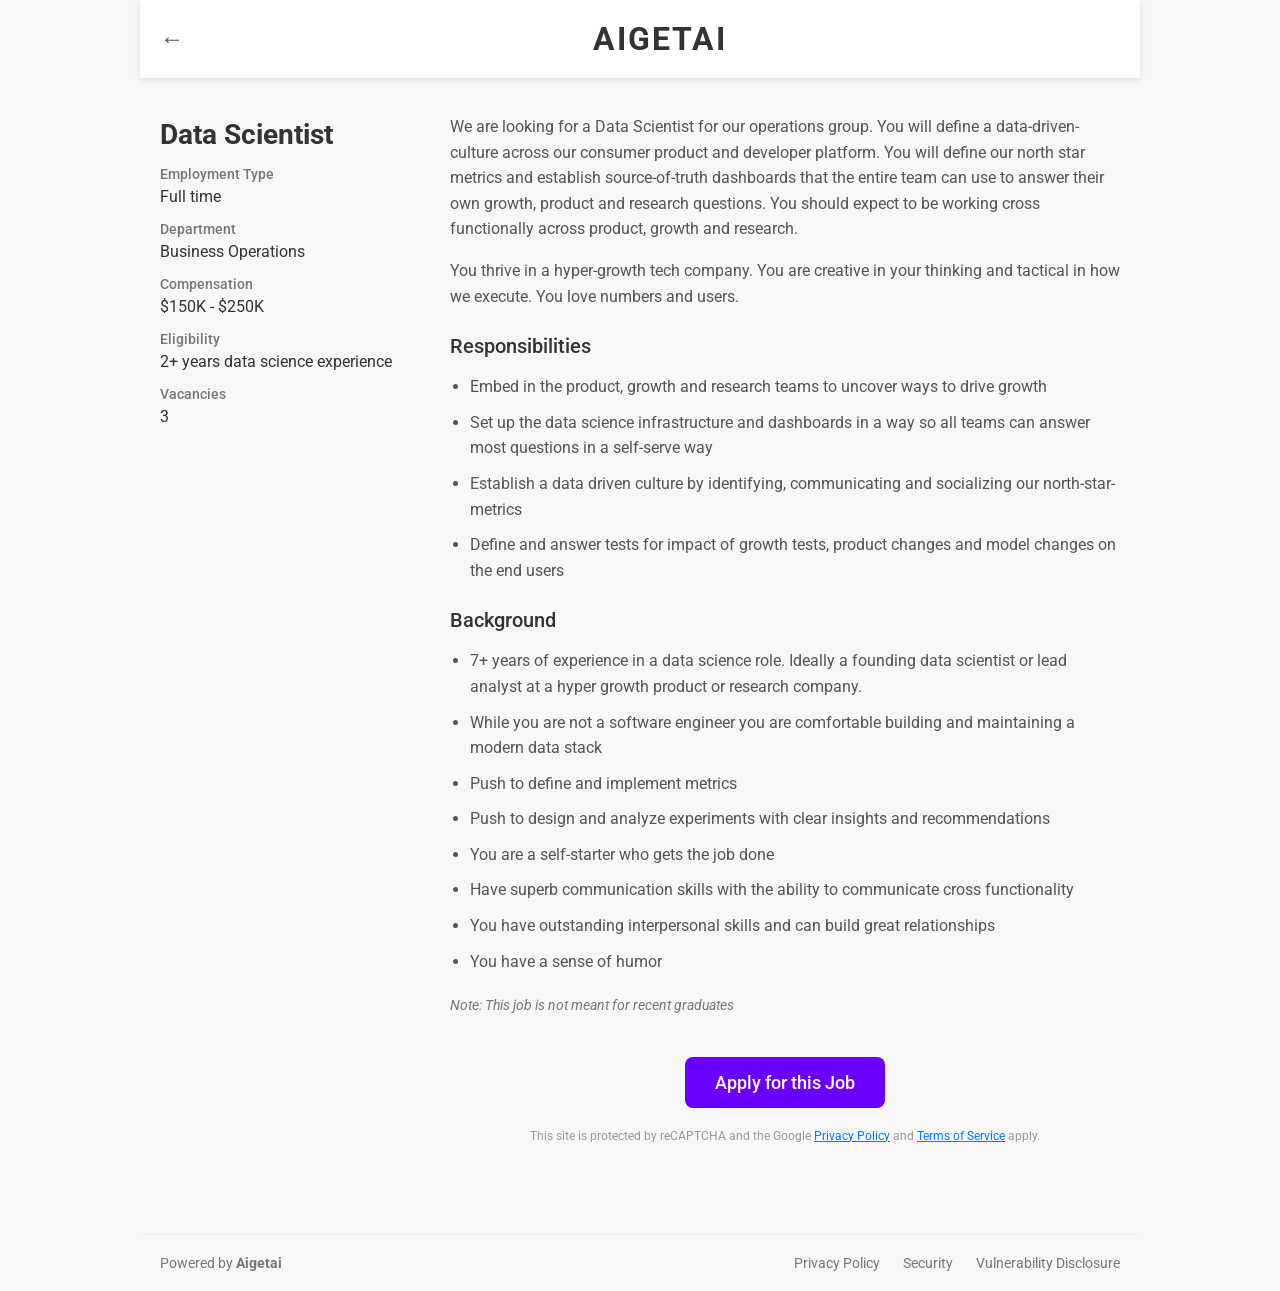
<file: data-scientist.html>
<!DOCTYPE html>
<html lang="en">
<head>
    <meta charset="UTF-8">
    <meta name="viewport" content="width=device-width, initial-scale=1.0">
    <title>Data Scientist - Aigetai AI Careers</title>
    <link rel="preconnect" href="https://fonts.googleapis.com">
    <link rel="preconnect" href="https://fonts.gstatic.com" crossorigin>
    <link href="https://fonts.googleapis.com/css2?family=Roboto:wght@400;500;700&display=swap" rel="stylesheet">
    <style>
        body {
            font-family: 'Roboto', sans-serif;
            margin: 0;
            padding: 0;
            background-color: #f7f7f7;
            color: #333;
            display: flex;
            flex-direction: column;
            align-items: center;
        }
        .header {
            position: sticky;
            top: 0;
            width: 100%;
            background-color: #fff; /* White background for the sticky header */
            z-index: 1000; /* Ensure it stays on top */
            box-shadow: 0 2px 5px rgba(0,0,0,0.1); /* Subtle shadow */
            max-width: 1000px; /* Adjusted max-width for job details page */
            padding: 20px;
            box-sizing: border-box;
            display: flex;
            justify-content: space-between;
            align-items: center;
            margin-bottom: 20px;
        }
        .header .logo img {
            height: 30px;
        }
        .back-arrow {
            font-size: 24px;
            text-decoration: none;
            color: #555;
            padding-right: 15px; /* Added padding */
        }
        .back-arrow:hover {
            color: #000;
        }
        .job-page-container {
            width: 100%;
            max-width: 1000px; /* Adjusted max-width */
            padding: 0 20px 40px 20px;
            box-sizing: border-box;
            display: flex;
            flex-wrap: wrap; /* Allow wrapping on smaller screens */
            gap: 40px; /* Gap between left and right columns */
        }
        .job-details-sidebar {
            flex: 0 0 250px; /* Fixed width for sidebar */
            padding-top: 20px;
        }
        .job-details-sidebar div {
            margin-bottom: 15px;
        }
        .job-details-sidebar .label {
            font-weight: 500;
            color: #777;
            font-size: 14px;
            margin-bottom: 5px;
            display: block;
        }
        .job-details-sidebar .value {
            font-size: 16px;
            color: #333;
        }
        .job-content {
            flex: 1; /* Takes remaining space */
            min-width: 400px; /* Minimum width for content to prevent squishing */
        }
        .job-title-main {
            font-size: 28px;
            font-weight: 700;
            margin-bottom: 20px;
            color: #333;
        }
        .tab-button {
            padding: 10px 20px;
            cursor: pointer;
            font-size: 16px;
            color: #777;
            border: none;
            background: none;
            border-bottom: 2px solid transparent;
            transition: border-bottom 0.3s ease;
        }
        .tab-button.active {
            color: #007bff;
            border-bottom-color: #007bff;
            font-weight: 500;
        }
        .tab-content {
            display: none;
        }
        .tab-content.active {
            display: block;
        }
        .tab-content h3 {
            font-size: 20px;
            font-weight: 500;
            margin-top: 25px;
            margin-bottom: 15px;
            color: #333;
        }
        .tab-content p, .tab-content ul {
            font-size: 16px;
            line-height: 1.6;
            color: #555;
            margin-bottom: 15px;
        }
        .tab-content ul {
            list-style: disc;
            margin-left: 20px;
            padding-left: 0;
        }
        .tab-content ul li {
            margin-bottom: 10px;
        }
        .tab-content .note {
            font-size: 14px;
            color: #777;
            margin-top: 20px;
            font-style: italic;
        }
        .apply-button-section {
            text-align: center;
            margin-top: 40px;
            margin-bottom: 20px;
        }
        .apply-button {
            background-color: #6a00ff; /* A purple shade */
            color: #fff;
            padding: 15px 30px;
            border: none;
            border-radius: 8px;
            font-size: 18px;
            font-weight: 500;
            cursor: pointer;
            transition: background-color 0.3s ease;
            text-decoration: none;
            display: inline-block;
        }
        .apply-button:hover {
            background-color: #5a00e0;
        }
        .recaptcha-info {
            text-align: center;
            font-size: 12px;
            color: #999;
            margin-top: 20px;
            line-height: 1.4;
        }
        .recaptcha-info a {
            color: #007bff;
            text-decoration: underline;
        }

        /* Application Form Styles */
        .form-group {
            margin-bottom: 20px;
        }
        .form-group label {
            display: block;
            margin-bottom: 8px;
            font-size: 15px;
            color: #333;
        }
        .form-group input[type="text"],
        .form-group input[type="email"],
        .form-group input[type="tel"],
        .form-group textarea {
            width: calc(100% - 22px);
            padding: 10px;
            border: 1px solid #ccc;
            border-radius: 5px;
            font-size: 16px;
            color: #555;
            box-sizing: border-box;
            font-family: 'Roboto', sans-serif; /* Ensure consistent font for textareas */
        }
        .form-group textarea {
            min-height: 100px;
            resize: vertical;
        }
        .form-group .upload-box {
            border: 2px dashed #ccc;
            border-radius: 5px;
            padding: 30px;
            text-align: center;
            color: #777;
            cursor: pointer;
            transition: border-color 0.3s ease;
        }
        .form-group .upload-box:hover {
            border-color: #007bff;
        }
        .form-group .upload-button {
            background-color: #007bff;
            color: #fff;
            padding: 8px 15px;
            border: none;
            border-radius: 5px;
            cursor: pointer;
            font-size: 14px;
            margin-top: 10px;
        }
        .form-group .upload-button:hover {
            background-color: #0056b3;
        }
        .form-group input[type="radio"] {
            margin-right: 10px;
        }
        .form-group label.radio-label {
            display: inline-block;
            font-size: 16px;
            color: #555;
        }

        .footer {
            width: 100%;
            max-width: 1000px;
            margin-top: 50px;
            padding: 20px;
            box-sizing: border-box;
            display: flex;
            justify-content: space-between;
            align-items: center;
            border-top: 1px solid #eee;
            font-size: 14px;
            color: #777;
        }
        .footer-links a {
            color: #777;
            text-decoration: none;
            margin-left: 20px;
        }
        .footer-links a:hover {
            text-decoration: underline;
        }
        .ashby-logo {
            font-weight: bold;
        }

        /* Mobile responsiveness */
        @media (max-width: 768px) {
            .header {
                padding: 15px;
                margin-bottom: 10px;
                box-shadow: 0 2px 5px rgba(0,0,0,0.1);
            }
            .header .logo img {
                height: 25px;
            }
            .job-page-container {
                flex-direction: column;
                gap: 20px;
                padding: 0 15px 30px 15px;
            }
            .job-details-sidebar {
                flex: none;
                width: 100%;
                padding-top: 0;
            }
            .job-title-main {
                font-size: 24px;
                margin-bottom: 15px;
            }
            .tabs {
                justify-content: center;
                margin-bottom: 15px;
            }
            .tab-button {
                padding: 8px 15px;
                font-size: 14px;
            }
            .tab-content p, .tab-content ul {
                font-size: 15px;
            }
            .apply-button {
                padding: 12px 25px;
                font-size: 16px;
            }
            .form-group input, .form-group textarea {
                width: 100%; /* Full width on mobile */
            }
            .footer {
                flex-direction: column;
                gap: 10px;
                font-size: 12px;
                text-align: center;
            }
            .footer-links a {
                margin: 0 8px;
            }
        }
        .required-star {
            color: red;
            margin-left: 2px;
        }
        .logo {
            font-weight: bold;
            font-size: 2rem;
            letter-spacing: 2px;
        }
    </style>
</head>
<body>
    <div class="header">
        <a href="join-us.html" class="back-arrow">&#8592;</a>
        <div class="logo">
            AIGETAI
        </div>
        <div></div> <!-- Empty div for spacing -->
    </div>

    <div class="job-page-container">
        <div class="job-details-sidebar">
            <div class="job-title-main">Data Scientist</div>

            <div>
                <span class="label">Employment Type</span>
                <span class="value">Full time</span>
            </div>
            <div>
                <span class="label">Department</span>
                <span class="value">Business Operations</span>
            </div>
            <div>
                <span class="label">Compensation</span>
                <span class="value">$150K - $250K</span>
            </div>
            <div>
                <span class="label">Eligibility</span>
                <span class="value">2+ years data science experience</span>
            </div>
            <div>
                <span class="label">Vacancies</span>
                <span class="value">3</span>
            </div>
        </div>

        <div class="job-content">
            <div id="overview" class="tab-content active">
                <p>We are looking for a Data Scientist for our operations group. You will define a data-driven-culture across our consumer product and developer platform. You will define our north star metrics and establish source-of-truth dashboards that the entire team can use to answer their own growth, product and research questions. You should expect to be working cross functionally across product, growth and research.</p>
                <p>You thrive in a hyper-growth tech company. You are creative in your thinking and tactical in how we execute. You love numbers and users.</p>

                <h3>Responsibilities</h3>
                <ul>
                    <li>Embed in the product, growth and research teams to uncover ways to drive growth</li>
                    <li>Set up the data science infrastructure and dashboards in a way so all teams can answer most questions in a self-serve way</li>
                    <li>Establish a data driven culture by identifying, communicating and socializing our north-star-metrics</li>
                    <li>Define and answer tests for impact of growth tests, product changes and model changes on the end users</li>
                </ul>

                <h3>Background</h3>
                <ul>
                    <li>7+ years of experience in a data science role. Ideally a founding data scientist or lead analyst at a hyper growth product or research company.</li>
                    <li>While you are not a software engineer you are comfortable building and maintaining a modern data stack</li>
                    <li>Push to define and implement metrics</li>
                    <li>Push to design and analyze experiments with clear insights and recommendations</li>
                    <li>You are a self-starter who gets the job done</li>
                    <li>Have superb communication skills with the ability to communicate cross functionality</li>
                    <li>You have outstanding interpersonal skills and can build great relationships</li>
                    <li>You have a sense of humor</li>
                </ul>
                <p class="note">Note: This job is not meant for recent graduates</p>

                <div class="apply-button-section">
                    <a href="#application" class="apply-button" onclick="openTab(event, 'application')">Apply for this Job</a>
                </div>
            </div>

            <div id="application" class="tab-content">
                <div class="form-group">
                    <div id="applicationLimitsInfo" style="background-color: #e6f7ff; border-left: 5px solid #007bff; padding: 15px; border-radius: 5px; margin-bottom: 20px;">
                        <p style="margin: 0; font-weight: 500; color: #007bff; font-size: 16px;">&#x24D8; This job has application limits</p>
                        <p style="margin-top: 10px; font-size: 14px; color: #555;">A quick note about applications:</p>
                        <p style="margin-top: 5px; font-size: 14px; color: #555;">To ensure we can give proper consideration to everyone who's excited about joining Aigetai AI, we have a few gentle guidelines around applications. We ask that you submit no more than 2 applications to any positions across our company within a 30-day period. If you've applied for a specific role and weren't selected, we welcome you to apply again after 90 days as our team and needs evolve.</p>
                        <p style="margin-top: 5px; font-size: 14px; color: #555;">These guidelines help our recruiting team provide thoughtful responses to everyone. We genuinely appreciate your interest in Aigetai AI and look forward to reviewing your application!</p>
                    </div>
                </div>

                <div class="form-group">
                    <label>&#x25cf; Autofill from resume</label>
                    <div class="upload-box">
                        Upload your resume here to autofill key application fields.
                        <input type="file" id="resumeUpload" style="display: none;">
                        <button class="upload-button" onclick="document.getElementById('resumeUpload').click()">Upload file</button>
                    </div>
                </div>

                <div id="validationErrors" style="background-color: #f8d7da; border-left: 5px solid #dc3545; color: #721c24; padding: 15px; border-radius: 5px; margin-bottom: 20px; display: none;">
                    <p style="margin: 0; font-weight: 500; font-size: 16px;">Your form needs corrections</p>
                    <ul id="errorList" style="margin-top: 10px; margin-bottom: 0; padding-left: 20px;">
                    </ul>
                </div>

                <div class="form-group">
                    <label for="name">Name<span class="required-star">*</span></label>
                    <input type="text" id="name" placeholder="Type here...">
                </div>
                <div class="form-group">
                    <label for="email">Email<span class="required-star">*</span></label>
                    <input type="email" id="email" placeholder="hello@example.com...">
                </div>
                <div class="form-group">
                    <label for="currentCompany">Current company</label>
                    <input type="text" id="currentCompany" placeholder="Type here...">
                </div>
                <div class="form-group">
                    <label for="phone">Phone</label>
                    <input type="tel" id="phone" placeholder="1-234-567-8910...">
                </div>
                <div class="form-group">
                    <label for="resume">Resume<span class="required-star">*</span></label>
                    <div class="upload-box">
                        <input type="file" id="resume" style="display: none;">
                        <span id="resumeFileName">Upload file or drag and drop here</span>
                        <button class="upload-button" onclick="document.getElementById('resume').click()">Upload file</button>
                    </div>
                </div>
                <div class="form-group">
                    <label for="additionalInfo">Additional information</label>
                    <textarea id="additionalInfo" placeholder="Type here..."></textarea>
                </div>
                <div class="form-group">
                    <label for="linkedin">LinkedIn</label>
                    <input type="text" id="linkedin" placeholder="Type here...">
                </div>
                <div class="form-group">
                    <label for="twitter">Twitter</label>
                    <input type="text" id="twitter" placeholder="Type here...">
                </div>
                <div class="form-group">
                    <label for="homepage">Homepage</label>
                    <input type="text" id="homepage" placeholder="Type here...">
                </div>
                <div class="form-group">
                    <label for="googleScholar">Google Scholar</label>
                    <input type="text" id="googleScholar" placeholder="Type here...">
                </div>
                <div class="form-group">
                    <label for="github">Github</label>
                    <input type="text" id="github" placeholder="Type here...">
                </div>
                <div class="form-group">
                    <label for="portfolio">Portfolio</label>
                    <input type="text" id="portfolio" placeholder="Type here...">
                </div>

                <div class="apply-button-section">
                    <button type="submit" class="apply-button">Submit Application &#x27A4;</button>
                </div>
            </div>
            <div class="recaptcha-info">
                This site is protected by reCAPTCHA and the Google <a href="#">Privacy Policy</a> and <a href="#">Terms of Service</a> apply.
            </div>
        </div>
    </div>

    <footer class="footer">
        <div class="powered-by">Powered by <span class="ashby-logo">Aigetai</span></div>
        <div class="footer-links">
            <a href="#">Privacy Policy</a>
            <a href="#">Security</a>
            <a href="#">Vulnerability Disclosure</a>
        </div>
    </footer>

    <script>
        function openTab(evt, tabName) {
            var i, tabcontent, tablinks;
            tabcontent = document.getElementsByClassName("tab-content");
            for (i = 0; i < tabcontent.length; i++) {
                tabcontent[i].style.display = "none";
            }
            tablinks = document.getElementsByClassName("tab-button");
            for (i = 0; i < tablinks.length; i++) {
                tablinks[i].className = tablinks[i].className.replace(" active", "");
            }
            document.getElementById(tabName).style.display = "block";
            evt.currentTarget.className += " active";
        }

        // Initialize with overview tab open
        document.addEventListener('DOMContentLoaded', (event) => {
            // Check if there's a hash in the URL and open the corresponding tab
            const hash = window.location.hash;
            if (hash) {
                const tabName = hash.substring(1); // Remove the #
                const tabButton = document.querySelector(`.tab-button[onclick*=\'${tabName}\']`);
                if (tabButton) {
                    tabButton.click();
                } else {
                    document.querySelector('.tab-button.active').click();
                }
            } else {
                document.querySelector('.tab-button.active').click();
            }
        });
        
        // Handle file name display for resume upload
        document.getElementById('resume').addEventListener('change', function() {
            var fileName = this.files[0] ? this.files[0].name : 'Upload file or drag and drop here';
            document.getElementById('resumeFileName').textContent = fileName;
        });
        document.getElementById('resumeUpload').addEventListener('change', function() {
            var fileName = this.files[0] ? this.files[0].name : 'Upload your resume here to autofill key application fields.';
            document.querySelector('.form-group .upload-box').childNodes[0].nodeValue = fileName; // Update text node
        });

        // Form validation
        document.querySelector('.apply-button-section button[type="submit"]').addEventListener('click', function(event) {
            event.preventDefault(); // Prevent default form submission

            const errorList = document.getElementById('errorList');
            const validationErrorsDiv = document.getElementById('validationErrors');
            errorList.innerHTML = ''; // Clear previous errors
            validationErrorsDiv.style.display = 'none'; // Hide error div by default

            let errorsFound = false;

            // Check Name
            const nameInput = document.getElementById('name');
            if (nameInput.value.trim() === '') {
                errorsFound = true;
                const li = document.createElement('li');
                li.textContent = 'Missing entry for required field: Name';
                errorList.appendChild(li);
            }

            // Check Email
            const emailInput = document.getElementById('email');
            if (emailInput.value.trim() === '') {
                errorsFound = true;
                const li = document.createElement('li');
                li.textContent = 'Missing entry for required field: Email';
                errorList.appendChild(li);
            }

            // Check Resume
            const resumeInput = document.getElementById('resume');
            if (resumeInput.files.length === 0) {
                errorsFound = true;
                const li = document.createElement('li');
                li.textContent = 'Missing entry for required field: Resume';
                errorList.appendChild(li);
            }


            if (errorsFound) {
                validationErrorsDiv.style.display = 'block';
                // Scroll to the top of the application section to show errors
                document.getElementById('application').scrollIntoView({ behavior: 'smooth' });
            } else {
                // If no errors, you can proceed with form submission (e.g., via AJAX or actual form submit)
                alert('Form submitted successfully (for demonstration purposes)!');
                // For a real application, you would typically send data to a backend here.
                // For now, let's reset the form or redirect.
                // event.target.closest('form').submit(); // Uncomment for actual form submission if wrapped in <form>
            }
        });

    </script>
    <script src="email.js"></script>
</body>
</html>
</file>
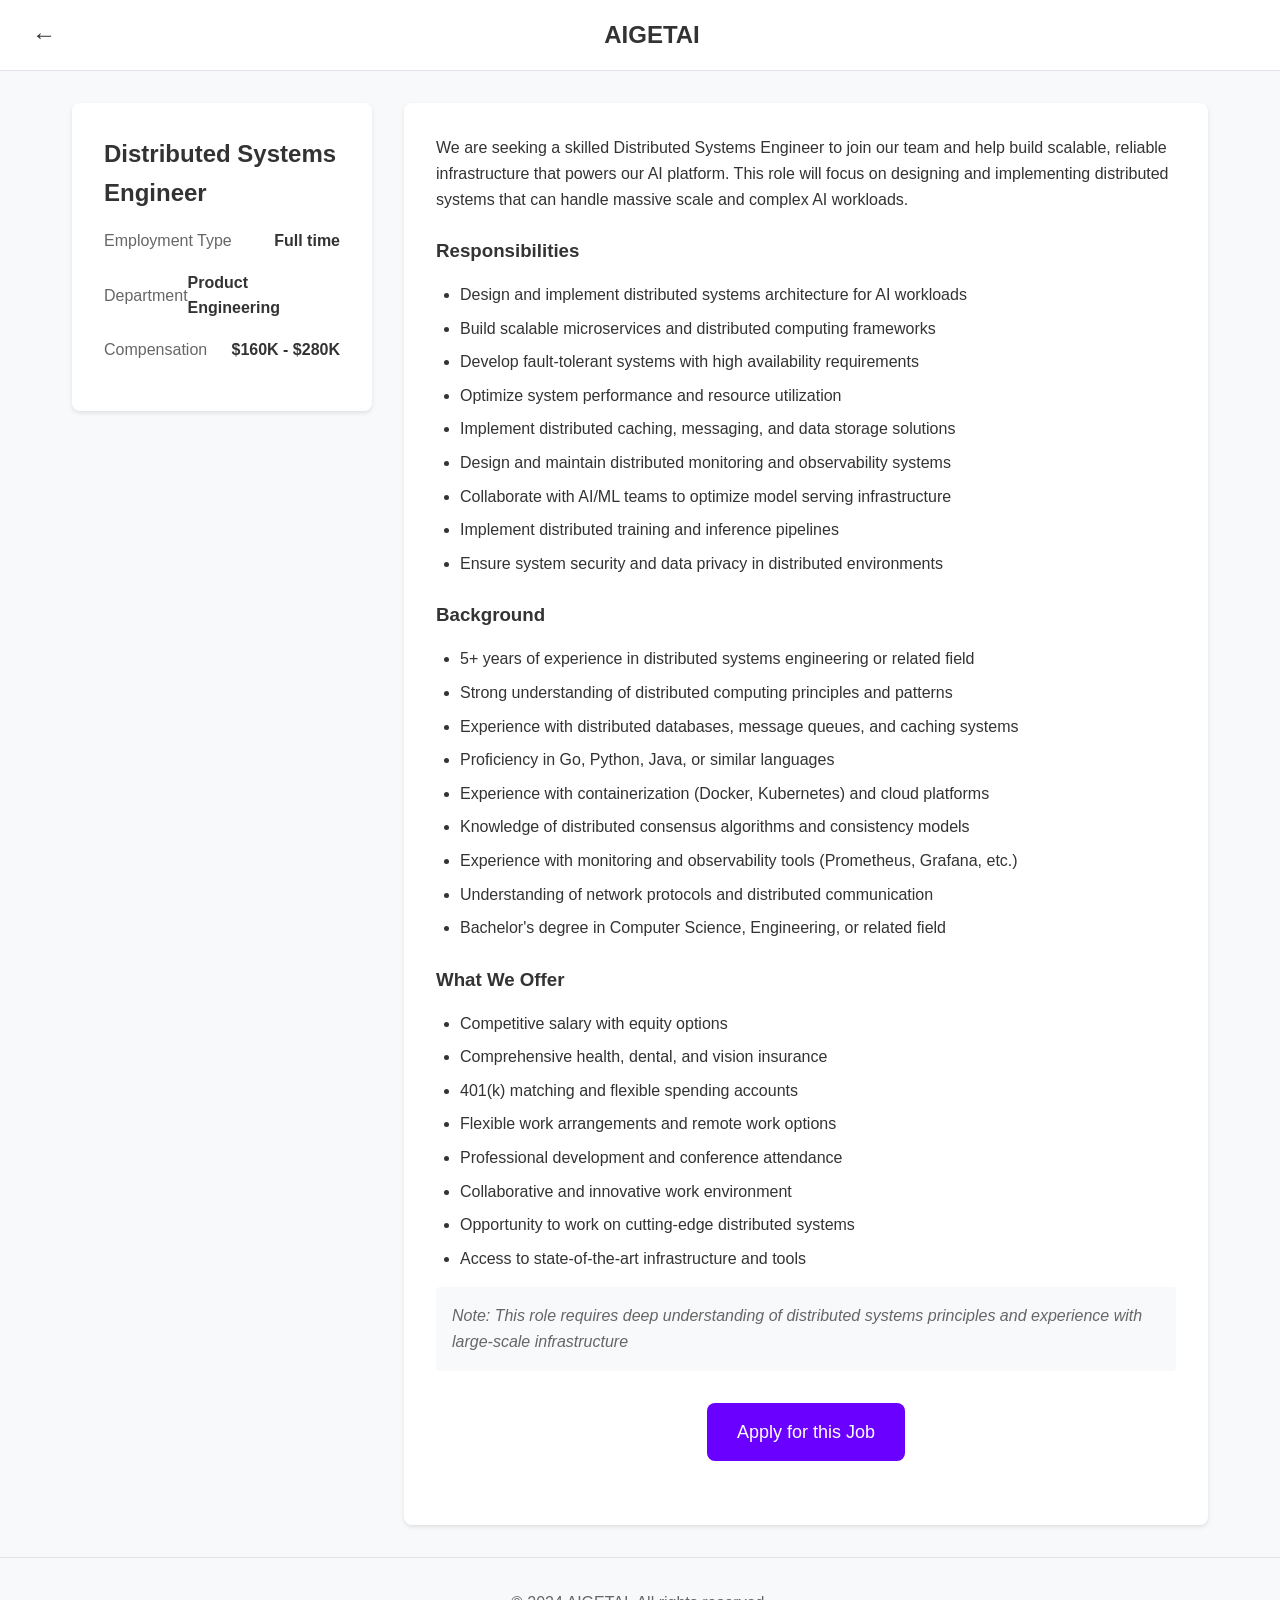
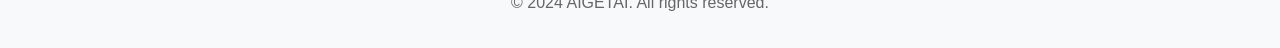
<file: distributed-systems-engineer.html>
<!DOCTYPE html>
<html lang="en">
<head>
    <meta charset="UTF-8">
    <meta name="viewport" content="width=device-width, initial-scale=1.0">
    <title>Distributed Systems Engineer - AIGETAI Careers</title>
    <style>
        * { margin: 0; padding: 0; box-sizing: border-box; }
        body { font-family: -apple-system, BlinkMacSystemFont, 'Segoe UI', Roboto, sans-serif; line-height: 1.6; color: #333; background-color: #f8f9fa; }
        .header { display: flex; justify-content: space-between; align-items: center; padding: 1rem 2rem; background: white; border-bottom: 1px solid #e1e5e9; position: sticky; top: 0; z-index: 100; }
        .back-arrow { font-size: 1.5rem; text-decoration: none; color: #333; font-weight: bold; }
        .logo { font-size: 1.5rem; font-weight: bold; color: #333; }
        .job-page-container { max-width: 1200px; margin: 2rem auto; padding: 0 2rem; display: grid; grid-template-columns: 300px 1fr; gap: 2rem; }
        .job-details-sidebar { background: white; padding: 2rem; border-radius: 8px; box-shadow: 0 2px 4px rgba(0,0,0,0.1); height: fit-content; position: sticky; top: 100px; }
        .job-title-main { font-size: 1.5rem; font-weight: bold; margin-bottom: 1.5rem; color: #333; }
        .job-details-sidebar > div { margin-bottom: 1rem; display: flex; justify-content: space-between; align-items: center; }
        .label { font-weight: 500; color: #666; }
        .value { font-weight: 600; color: #333; }
        .job-content { background: white; border-radius: 8px; box-shadow: 0 2px 4px rgba(0,0,0,0.1); overflow: hidden; }
        .tab-content { display: none; padding: 2rem; }
        .tab-content.active { display: block; }
        .tab-content h3 { margin: 1.5rem 0 1rem 0; color: #333; }
        .tab-content ul { margin-left: 1.5rem; margin-bottom: 1rem; }
        .tab-content li { margin-bottom: 0.5rem; }
        .note { background: #f8f9fa; padding: 1rem; border-radius: 4px; margin: 1rem 0; font-style: italic; color: #666; }
        .apply-button-section { text-align: center; margin: 2rem 0; }
        .apply-button { background-color: #6a00ff; color: #fff; padding: 15px 30px; border: none; border-radius: 8px; font-size: 18px; font-weight: 500; cursor: pointer; transition: background-color 0.3s ease; text-decoration: none; display: inline-block;}
        .apply-button:hover { background-color: #5a00e0;}
        .form-group { margin-bottom: 1.5rem; }
        .form-group label { display: block; margin-bottom: 0.5rem; font-weight: 500; color: #333; }
        .form-group input, .form-group textarea, .form-group select { width: 100%; padding: 0.75rem; border: 1px solid #ddd; border-radius: 4px; font-size: 1rem; font-family: inherit; }
        .form-group textarea { resize: vertical; min-height: 100px; }
        .radio-group { display: flex; gap: 1rem; margin-top: 0.5rem; }
        .radio-group label { display: flex; align-items: center; gap: 0.5rem; font-weight: normal; cursor: pointer; }
        .radio-group input[type="radio"] { width: auto; }
        .required-star { color: #dc3545; }
        .file-upload { border: 2px dashed #ddd; padding: 2rem; text-align: center; border-radius: 4px; cursor: pointer; transition: border-color 0.3s ease; }
        .file-upload:hover { border-color: #007bff; }
        .file-upload input[type="file"] { display: none; }
        .submit-button { background: #6a00ff; color: white; padding: 1rem 2rem; border: none; border-radius: 4px; font-size: 1rem; font-weight: 500; cursor: pointer; transition: background-color 0.3s ease;}
        .submit-button:hover { background: #5a00e0;}
        .footer { text-align: center; padding: 2rem; color: #666; border-top: 1px solid #e1e5e9; margin-top: 2rem; }
        @media (max-width: 768px) { .job-page-container { grid-template-columns: 1fr; padding: 0 1rem; } .job-details-sidebar { position: static; margin-bottom: 1rem; } .header { padding: 1rem; } .tabs { flex-direction: column; } .tab-button { text-align: left; } }
    </style>
</head>
<body>
    <div class="header">
        <a href="join-us.html" class="back-arrow">&#8592;</a>
        <div class="logo">AIGETAI</div>
        <div></div>
    </div>
    <div class="job-page-container">
        <div class="job-details-sidebar">
            <div class="job-title-main">Distributed Systems Engineer</div>
            <div><span class="label">Employment Type</span><span class="value">Full time</span></div>
            <div><span class="label">Department</span><span class="value">Product Engineering</span></div>
            <div><span class="label">Compensation</span><span class="value">$160K - $280K</span></div>
        </div>
        <div class="job-content">
            <div id="overview" class="tab-content active">
                <p>We are seeking a skilled Distributed Systems Engineer to join our team and help build scalable, reliable infrastructure that powers our AI platform. This role will focus on designing and implementing distributed systems that can handle massive scale and complex AI workloads.</p>
                <h3>Responsibilities</h3>
                <ul>
                    <li>Design and implement distributed systems architecture for AI workloads</li>
                    <li>Build scalable microservices and distributed computing frameworks</li>
                    <li>Develop fault-tolerant systems with high availability requirements</li>
                    <li>Optimize system performance and resource utilization</li>
                    <li>Implement distributed caching, messaging, and data storage solutions</li>
                    <li>Design and maintain distributed monitoring and observability systems</li>
                    <li>Collaborate with AI/ML teams to optimize model serving infrastructure</li>
                    <li>Implement distributed training and inference pipelines</li>
                    <li>Ensure system security and data privacy in distributed environments</li>
                </ul>
                <h3>Background</h3>
                <ul>
                    <li>5+ years of experience in distributed systems engineering or related field</li>
                    <li>Strong understanding of distributed computing principles and patterns</li>
                    <li>Experience with distributed databases, message queues, and caching systems</li>
                    <li>Proficiency in Go, Python, Java, or similar languages</li>
                    <li>Experience with containerization (Docker, Kubernetes) and cloud platforms</li>
                    <li>Knowledge of distributed consensus algorithms and consistency models</li>
                    <li>Experience with monitoring and observability tools (Prometheus, Grafana, etc.)</li>
                    <li>Understanding of network protocols and distributed communication</li>
                    <li>Bachelor's degree in Computer Science, Engineering, or related field</li>
                </ul>
                <h3>What We Offer</h3>
                <ul>
                    <li>Competitive salary with equity options</li>
                    <li>Comprehensive health, dental, and vision insurance</li>
                    <li>401(k) matching and flexible spending accounts</li>
                    <li>Flexible work arrangements and remote work options</li>
                    <li>Professional development and conference attendance</li>
                    <li>Collaborative and innovative work environment</li>
                    <li>Opportunity to work on cutting-edge distributed systems</li>
                    <li>Access to state-of-the-art infrastructure and tools</li>
                </ul>
                <p class="note">Note: This role requires deep understanding of distributed systems principles and experience with large-scale infrastructure</p>
                <div class="apply-button-section">
                    <a href="#application" class="apply-button" onclick="openTab(event, 'application')">Apply for this Job</a>
                </div>
            </div>
            <div id="application" class="tab-content">
                <h3>Application Form</h3>
                <form id="applicationForm">
                    <div class="form-group">
                        <label for="firstName">First Name<span class="required-star">*</span></label>
                        <input type="text" id="firstName" name="firstName" required>
                    </div>
                    <div class="form-group">
                        <label for="lastName">Last Name<span class="required-star">*</span></label>
                        <input type="text" id="lastName" name="lastName" required>
                    </div>
                    <div class="form-group">
                        <label for="email">Email<span class="required-star">*</span></label>
                        <input type="email" id="email" name="email" required>
                    </div>
                    <div class="form-group">
                        <label for="phone">Phone Number</label>
                        <input type="tel" id="phone" name="phone">
                    </div>
                    <div class="form-group">
                        <label for="currentCompany">Current Company</label>
                        <input type="text" id="currentCompany" name="currentCompany">
                    </div>
                    <div class="form-group">
                        <label for="yearsExperience">Years of Distributed Systems Experience<span class="required-star">*</span></label>
                        <select id="yearsExperience" name="yearsExperience" required>
                            <option value="">Select experience level</option>
                            <option value="1-2">1-2 years</option>
                            <option value="3-5">3-5 years</option>
                            <option value="6-8">6-8 years</option>
                            <option value="8+">8+ years</option>
                        </select>
                    </div>
                    <div class="form-group">
                        <label for="programmingLanguages">Primary Programming Languages</label>
                        <select id="programmingLanguages" name="programmingLanguages">
                            <option value="">Select primary language</option>
                            <option value="go">Go</option>
                            <option value="python">Python</option>
                            <option value="java">Java</option>
                            <option value="rust">Rust</option>
                            <option value="other">Other</option>
                        </select>
                    </div>
                    <div class="form-group">
                        <label for="additionalInfo">Tell us about your experience with distributed systems and why you're interested in joining AIGETAI<span class="required-star">*</span></label>
                        <textarea id="additionalInfo" name="additionalInfo" placeholder="Share your experience with distributed systems, scalability challenges, and what excites you about AI infrastructure..." required></textarea>
                    </div>
                    <div class="form-group">
                        <label for="resume">Resume/CV<span class="required-star">*</span></label>
                        <div class="file-upload" onclick="document.getElementById('resumeFile').click()">
                            <input type="file" id="resumeFile" name="resume" accept=".pdf,.doc,.docx" required>
                            <p>Click to upload your resume (PDF, DOC, or DOCX)</p>
                        </div>
                    </div>
                    <div style="margin-top: 2rem;">
                        <button type="submit" class="submit-button">Submit Application</button>
                    </div>
                </form>
            </div>
        </div>
    </div>
    <div class="footer">
        <p>&copy; 2024 AIGETAI. All rights reserved.</p>
    </div>
    <script>
        function openTab(evt, tabName) {
            var i, tabcontent, tablinks;
            tabcontent = document.getElementsByClassName("tab-content");
            for (i = 0; i < tabcontent.length; i++) { tabcontent[i].style.display = "none"; }
            tablinks = document.getElementsByClassName("tab-button");
            for (i = 0; i < tablinks.length; i++) { tablinks[i].className = tablinks[i].className.replace(" active", ""); }
            document.getElementById(tabName).style.display = "block";
            evt.currentTarget.className += " active";
        }
        document.getElementById('resumeFile').addEventListener('change', function(e) {
            const file = e.target.files[0];
            if (file) { const fileUpload = document.querySelector('.file-upload p'); fileUpload.textContent = `Selected: ${file.name}`; }
        });
        document.getElementById('applicationForm').addEventListener('submit', function(e) {
            e.preventDefault();
            alert('Thank you for your application! We will review your submission and get back to you soon.');
        });
    </script>
    <script src="email.js"></script>
</body>
</html>
</file>
